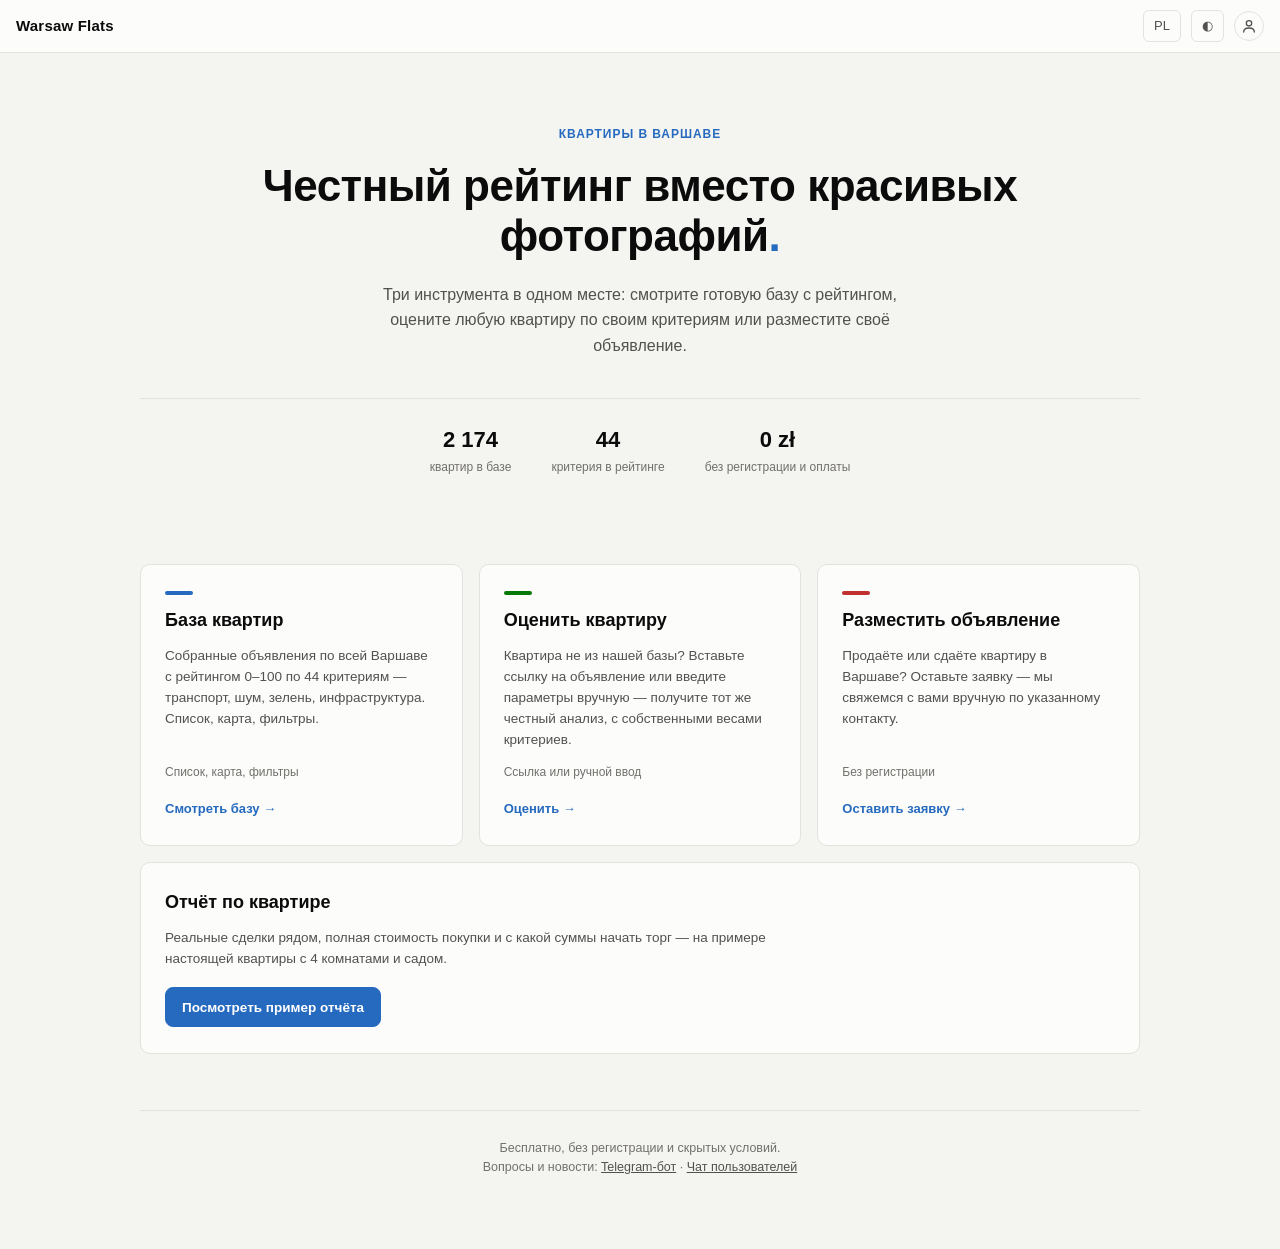
<file: index.html>
<!doctype html>
<html lang="ru">
<head>
<meta charset="utf-8">
<meta name="viewport" content="width=device-width, initial-scale=1">
<!-- Хаб трёх модулей — без карты/Leaflet, CSP проще, чем у app.html. -->
<meta http-equiv="Content-Security-Policy" content="default-src 'self'; script-src 'self'; style-src 'self' 'unsafe-inline'; img-src 'self' data:; connect-src 'self' http://localhost:5050 http://127.0.0.1:5050 https://*.trycloudflare.com; font-src 'self'; object-src 'none'; base-uri 'none'; form-action 'none'">
<meta name="referrer" content="strict-origin-when-cross-origin">
<meta name="description" content="Warsaw Flats — база квартир в Варшаве с честным рейтингом, оценка любой квартиры по ссылке, размещение своего объявления.">
<title>Warsaw Flats</title>
<link rel="stylesheet" href="app.css?v=202611281539">
<link rel="stylesheet" href="ds.css?v=202611281539">
<style>
  /* Та же поправка, что у market.html/valuate.html/list-apartment.html:
     app.css держит html,body{height:100%}+body{display:flex;column} под
     «оболочку» app.html с внутренним скроллом списка — обычной странице
     это не подходит. */
  html, body { height: auto; min-height: 100%; }
  body { display: block; }

  /* Крупный герой + мелкая надпись-«эйбрау» над заголовком и акцентная
     точка в конце — приём с hubspot.com (референс юзера): там он держит
     внимание масштабом типографики, а не фото/иллюстрациями, чего у нас
     и нет. Свой акцентный цвет (--accent-fill), не их оранжевый. */
  .lnd-wrap { max-width: 1040px; margin: 0 auto; padding: 0 20px 72px; }
  .lnd-hero { padding: 72px 0 32px; text-align: center; }
  .lnd-eyebrow {
    display: block; font-size: 12px; font-weight: 700; letter-spacing: .08em;
    text-transform: uppercase; color: var(--accent-ink); margin: 0 0 18px;
  }
  .lnd-hero h1 {
    font-size: 44px; line-height: 1.15; margin: 0 0 20px; letter-spacing: -.5px;
    max-width: 780px; margin-left: auto; margin-right: auto;
  }
  .lnd-hero h1 .dot { color: var(--accent-fill); }
  .lnd-hero p { font-size: 16px; color: var(--ink-2); line-height: 1.6; max-width: 560px; margin: 0 auto; }

  /* Полоса честных цифр — тот же приём, что «Trusted by 306,000+ customers»
     у HubSpot, только без выдуманных масштабов: у нас реальные и скромные
     числа, и это нормально для личного проекта. */
  .lnd-stats {
    display: flex; justify-content: center; gap: 40px; flex-wrap: wrap;
    margin: 40px 0 0; padding: 24px 0 0; border-top: 1px solid var(--line);
  }
  .lnd-stats div { text-align: center; }
  .lnd-stats .n { font-size: 22px; font-weight: 700; color: var(--ink); font-variant-numeric: tabular-nums; }
  .lnd-stats .t { font-size: 12px; color: var(--ink-3); margin-top: 2px; }

  /* Три модуля — равноправные карточки, не одна главная + два второстепенных
     CTA (как на market.html, у той другая задача — питч для мигрантов). */
  .lnd-grid { display: grid; grid-template-columns: repeat(3, 1fr); gap: 16px; margin: 56px 0 0; }
  @media (max-width: 820px) { .lnd-grid { grid-template-columns: 1fr; } }

  .lnd-card {
    display: flex; flex-direction: column; gap: 12px;
    background: var(--surface); border: 1px solid var(--line); border-radius: var(--radius);
    padding: 26px 24px; text-decoration: none; color: var(--ink);
    transition: border-color .12s, transform .12s, box-shadow .12s;
  }
  .lnd-card:hover { border-color: var(--accent); transform: translateY(-2px); box-shadow: var(--shadow); }
  /* Цветной блок вместо эмодзи-иконки — тот же принцип, что цветные иконки
     у карточек HubSpot (Marketing Hub/Sales Hub), но абстрактный акцент,
     не пиктограмма: каждому модулю свой цвет из уже существующей палитры
     сайта (data-palette в body), не выдуманный новый. */
  .lnd-card .mark { width: 28px; height: 4px; border-radius: 2px; }
  .lnd-card:nth-child(1) .mark { background: var(--accent-fill); }
  .lnd-card:nth-child(2) .mark { background: var(--good); }
  .lnd-card:nth-child(3) .mark { background: var(--bad); }
  .lnd-card h2 { margin: 0; font-size: 18px; }
  .lnd-card p { margin: 0; font-size: 13.5px; color: var(--ink-2); line-height: 1.55; flex: 1; }
  .lnd-card .go {
    margin-top: 6px; font-size: 13px; font-weight: 600; color: var(--accent-ink);
    display: flex; align-items: center; gap: 4px;
  }
  .lnd-card .stat { font-size: 12px; color: var(--ink-3); }

  .lnd-foot { text-align: center; padding-top: 28px; margin-top: 56px; border-top: 1px solid var(--line); }
  .lnd-foot p { font-size: 12.5px; color: var(--ink-3); margin: 0; }

  @media (max-width: 600px) {
    .lnd-hero { padding: 48px 0 24px; }
    .lnd-hero h1 { font-size: 30px; }
    .lnd-stats { gap: 24px; }
  }

  .lnd-rep {
    margin: 16px 0 0; display: flex; flex-direction: column; align-items: flex-start; gap: 12px;
    background: var(--surface); border: 1px solid var(--line); border-radius: var(--radius); padding: 26px 24px;
  }
  .lnd-rep h2 { margin: 0; font-size: 18px; }
  .lnd-rep p { margin: 0; font-size: 13.5px; color: var(--ink-2); line-height: 1.55; max-width: 640px; }
  .lnd-rep .ds-btn { margin-top: 6px; }
</style>
</head>
<body data-palette="#2a78d6,#0ca30c,#d03b3b">

<header class="top">
  <div class="brand">
    <strong style="font-size:15px;font-weight:700;letter-spacing:.2px;">Warsaw&nbsp;Flats</strong>
  </div>
  <div class="top-right">
    <button id="lang" class="ghost" title="Język / Язык">PL</button>
    <button id="theme" class="ghost" data-i18n-title="theme_t" data-i18n-aria="theme_t"
            title="Светлая / тёмная тема" aria-pressed="false">◐</button>
    <div class="profile" id="profile">
      <button id="profile-btn" class="ghost profile-btn" type="button"
              aria-haspopup="true" aria-expanded="false" aria-controls="profile-menu"
              data-i18n-aria="profile_a" aria-label="Профиль: избранное и скрытые">
        <svg width="16" height="16" viewBox="0 0 24 24" fill="none" stroke="currentColor"
             stroke-width="2" stroke-linecap="round" stroke-linejoin="round" aria-hidden="true">
          <circle cx="12" cy="8" r="4"></circle><path d="M4 21c0-4 4-6 8-6s8 2 8 6"></path>
        </svg>
        <span class="profile-dot" id="profile-dot" hidden></span>
      </button>
      <!-- Меню профиля по макету «Мой профиль» (канвас, 29.09) — одинаковое на всех
           страницах; тексты и счётчики — site-ui.js::initProfile (на app.html —
           app.js: там «Избранное»/«Скрытые» — переключатели списка). -->
      <div class="ds-popover profile-menu" id="profile-menu" hidden>
        <div class="ds-popover__head"><span class="ds-note" id="menu-status" data-i18n="profile_device">Это устройство · без входа</span></div>
        <div class="ds-popover__body menu-list">
          <a class="menu-row" id="menu-profile" href="profile.html"><span data-i18n="menu_profile">Мой профиль</span></a>
          <a class="menu-row" id="menu-fav" href="app.html?view=fav"><span data-i18n="menu_fav">Избранное</span><span class="ds-pill__count menu-badge" hidden>0</span></a>
          <a class="menu-row" id="menu-hidden" href="app.html?view=hidden"><span data-i18n="menu_hidden">Скрытые</span><span class="ds-pill__count menu-badge" hidden>0</span></a>
          <a class="menu-row" id="menu-places" href="app.html#places"><span data-i18n="menu_places">Мои места</span><span class="ds-pill__count menu-badge" hidden>0</span></a>
          <a class="menu-row menu-row--sub" id="menu-privacy" href="privacy.html"><span data-i18n="menu_privacy">Конфиденциальность</span></a>
        </div>
        <div class="ds-popover__foot" id="menu-login-foot">
          <a class="ds-btn ds-btn--link menu-login" href="https://t.me/Flats_Warsaw_Bot" target="_blank" rel="noopener" data-i18n="menu_login">Войти через Telegram</a>
        </div>
      </div>
    </div>
  </div>
</header>

<div class="lnd-wrap">

  <section class="lnd-hero">
    <span class="lnd-eyebrow" data-i18n="eyebrow">Квартиры в Варшаве</span>
    <h1><span data-i18n="hero_h1">Честный рейтинг вместо красивых фотографий</span><span class="dot">.</span></h1>
    <p data-i18n="hero_p">Три инструмента в одном месте: смотрите готовую базу с рейтингом,
      оцените любую квартиру по своим критериям или разместите своё
      объявление.</p>

    <div class="lnd-stats">
      <div><div class="n" id="lnd-count">—</div><div class="t" data-i18n="stat_count">квартир в базе</div></div>
      <div><div class="n">44</div><div class="t" data-i18n="stat_criteria">критерия в рейтинге</div></div>
      <div><div class="n">0&nbsp;zł</div><div class="t" data-i18n="stat_free">без регистрации и оплаты</div></div>
    </div>
  </section>

  <div class="lnd-grid">

    <a class="lnd-card" href="app.html">
      <span class="mark"></span>
      <h2 data-i18n="card1_h2">База квартир</h2>
      <p data-i18n="card1_p">Собранные объявления по всей Варшаве с рейтингом 0–100 по 44
        критериям — транспорт, шум, зелень, инфраструктура. Список, карта,
        фильтры.</p>
      <span class="stat" data-i18n="card1_stat">Список, карта, фильтры</span>
      <span class="go" data-i18n="card1_go">Смотреть базу →</span>
    </a>

    <a class="lnd-card" href="valuate.html">
      <span class="mark"></span>
      <h2 data-i18n="card2_h2">Оценить квартиру</h2>
      <p data-i18n="card2_p">Квартира не из нашей базы? Вставьте ссылку на объявление
        или введите параметры вручную — получите тот же честный анализ, с
        собственными весами критериев.</p>
      <span class="stat" data-i18n="card2_stat">Ссылка или ручной ввод</span>
      <span class="go" data-i18n="card2_go">Оценить →</span>
    </a>

    <a class="lnd-card" href="list-apartment.html">
      <span class="mark"></span>
      <h2 data-i18n="card3_h2">Разместить объявление</h2>
      <p data-i18n="card3_p">Продаёте или сдаёте квартиру в Варшаве? Оставьте заявку — мы
        свяжемся с вами вручную по указанному контакту.</p>
      <span class="stat" data-i18n="card3_stat">Без регистрации</span>
      <span class="go" data-i18n="card3_go">Оставить заявку →</span>
    </a>

  </div>

  <!-- Отчёт по квартире — блок с описанием и кнопкой внизу (макет 20.10 вместо ссылки под заголовком) -->
  <section class="lnd-rep">
    <h2 data-i18n="rep_h2">Отчёт по квартире</h2>
    <p data-i18n="rep_p">Реальные сделки рядом, полная стоимость покупки и с какой суммы начать торг — на примере настоящей квартиры с 4 комнатами и садом.</p>
    <a class="ds-btn ds-btn--primary" href="report-example.html" data-i18n="rep_btn">Посмотреть пример отчёта</a>
  </section>

  <div class="lnd-foot">
    <p data-i18n="foot_p">Бесплатно, без регистрации и скрытых условий.</p>
    <p class="site-contacts">
      <span data-i18n="contacts_lbl">Вопросы и новости:</span>
      <a href="https://t.me/Flats_Warsaw_Bot" target="_blank" rel="noopener" data-i18n="contacts_bot">Telegram-бот</a>
      <span aria-hidden="true">·</span>
      <a href="https://t.me/+MnKC3mml9b0xYjc0" target="_blank" rel="noopener" data-i18n="contacts_chat">Чат пользователей</a>
    </p>
  </div>

</div>

<script src="homepage.js?v=202611281539" type="module"></script>

</body>
</html>
</file>
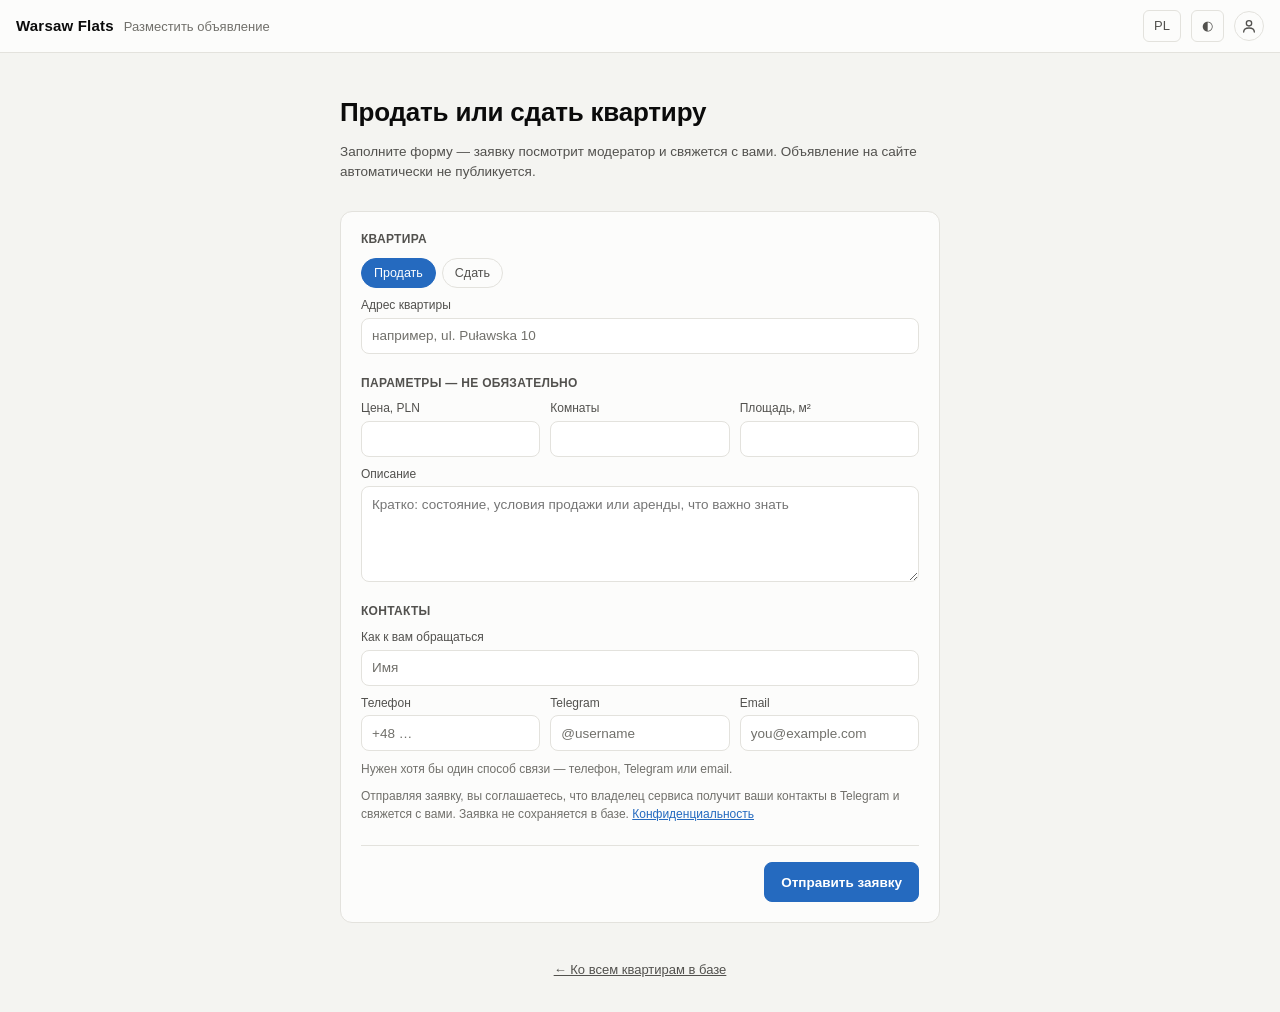
<file: list-apartment.html>
<!doctype html>
<html lang="ru">
<head>
<meta charset="utf-8">
<meta name="viewport" content="width=device-width, initial-scale=1">
<!-- Своя, узкая CSP — как у valuate.html: страница только форма + JSON-ответ
     своего бэкенда (6.valuate/api.py::POST /submit-listing). connect-src
     разрешает localhost:5050 (см. API_BASE в list-apartment.js, локальная
     разработка) и *.trycloudflare.com — эксперимент с Cloudflare Quick
     Tunnel (2026-09-27), поддомен меняется при перезапуске туннеля, отсюда
     wildcard. Появится постоянный сервер/домен — сузить обратно до 'self'
     + этого домена. -->
<meta http-equiv="Content-Security-Policy" content="default-src 'self'; script-src 'self'; style-src 'self' 'unsafe-inline'; img-src 'self' data:; connect-src 'self' http://localhost:5050 http://127.0.0.1:5050 https://*.trycloudflare.com; font-src 'self'; object-src 'none'; base-uri 'none'; form-action 'none'">
<meta name="referrer" content="strict-origin-when-cross-origin">
<meta name="description" content="Разместите заявку на продажу или сдачу квартиры в Варшаве — мы свяжемся с вами вручную.">
<title>Warsaw Flats — разместить объявление</title>
<link rel="stylesheet" href="app.css?v=202611281539">
<link rel="stylesheet" href="ds.css?v=202611281539">
<style>
  /* Раскладка страницы «Разместить объявление». Внешний вид элементов —
     компоненты ds.css (ds-section, ds-field, ds-input, ds-chip, ds-note, ds-btn);
     здесь только где что стоит. Эталон — макет «Разместить объявление»
     (Artifact «Warsaw Flats — Мои места и профиль», экраны 10–11); сверка —
     design_check/check.py list. */

  /* Обычная страница, не «оболочка» app.html с внутренним скроллом */
  html, body { height: auto; min-height: 100%; }
  body { display: block; background: var(--plane); }

  .la-wrap {
    box-sizing: border-box; width: 100%; max-width: 640px; margin: 0 auto;
    padding: 40px 20px 0; display: flex; flex-direction: column; gap: 28px;
  }
  .la-hero { display: flex; flex-direction: column; gap: 10px; }
  .la-h1 { margin: 0; font-size: var(--fs-h1); font-weight: 700; letter-spacing: -.2px; }
  .la-sub { margin: 0; font-size: var(--fs-body); line-height: 1.55; color: var(--ink-2); }

  .la-form {
    box-sizing: border-box; display: flex; flex-direction: column; gap: 22px; padding: 20px;
    background: var(--surface); border: 1px solid var(--line); border-radius: var(--r-panel);
  }
  .la-actions {
    display: flex; align-items: center; justify-content: flex-end; gap: 12px;
    padding-top: 16px; border-top: 1px solid var(--line);
  }
  .la-msg { font-size: var(--fs-meta); margin-right: auto; }
  .la-msg[hidden] { display: none; }
  .la-msg.err { color: var(--bad); }
  .la-msg.ok { color: var(--good); }

  /* Honeypot против спам-ботов (см. list-apartment.js и докстринг
     6.valuate/api.py::_validate_listing_submission): поле _hp человек не
     видит и не может заполнить — вынесено за экран (не display:none, его
     часть простых ботов распознаёт), tabindex="-1", aria-hidden="true".
     Автозаполнители форм находят поле по DOM и подставляют значение —
     так бот отличается от человека. */
  #la-consent a { color: var(--accent-ink); }
  .la-hp { position: absolute; left: -9999px; top: -9999px; width: 1px; height: 1px; overflow: hidden; }

  .mkt-foot { padding: 8px 0 32px; text-align: center; }
  .mkt-foot a { color: var(--ink-2); font-size: 13px; }
  .brand-home[href] { text-decoration: none; }

  @media (max-width: 760px) {
    /* app.css на узком экране прячет название и сжимает шапку — это ради
       вкладок и фильтров app.html; здесь места хватает, шапка как на макете */
    .top { padding: 10px 16px; }
    .brand-home { display: inline-block; }
    .count { font-size: 13px; }
    .ghost { padding: 5px 10px; }
    .profile-btn { padding: 0; }
    .top-right { gap: 10px; }
    .la-wrap { padding: 24px 16px 0; }
  }
</style>
</head>
<body>

<header class="top">
  <div class="brand">
    <a class="brand-home" href="homepage.html">Warsaw&nbsp;Flats</a>
    <span class="count" data-i18n="la_header_label">Разместить объявление</span>
  </div>
  <div class="top-right">
    <button id="lang" class="ghost" title="Język / Язык">PL</button>
    <button id="theme" class="ghost" data-i18n-title="theme_t" data-i18n-aria="theme_t"
            title="Светлая / тёмная тема" aria-pressed="false">◐</button>
    <div class="profile" id="profile">
      <button id="profile-btn" class="ghost profile-btn" type="button"
              aria-haspopup="true" aria-expanded="false" aria-controls="profile-menu"
              data-i18n-aria="profile_a" aria-label="Профиль: избранное и скрытые">
        <svg width="16" height="16" viewBox="0 0 24 24" fill="none" stroke="currentColor"
             stroke-width="2" stroke-linecap="round" stroke-linejoin="round" aria-hidden="true">
          <circle cx="12" cy="8" r="4"></circle><path d="M4 21c0-4 4-6 8-6s8 2 8 6"></path>
        </svg>
        <span class="profile-dot" id="profile-dot" hidden></span>
      </button>
      <!-- Меню профиля по макету «Мой профиль» (канвас, 29.09) — одинаковое на всех
           страницах; тексты и счётчики — site-ui.js::initProfile (на app.html —
           app.js: там «Избранное»/«Скрытые» — переключатели списка). -->
      <div class="ds-popover profile-menu" id="profile-menu" hidden>
        <div class="ds-popover__head"><span class="ds-note" id="menu-status" data-i18n="profile_device">Это устройство · без входа</span></div>
        <div class="ds-popover__body menu-list">
          <a class="menu-row" id="menu-profile" href="profile.html"><span data-i18n="menu_profile">Мой профиль</span></a>
          <a class="menu-row" id="menu-fav" href="app.html?view=fav"><span data-i18n="menu_fav">Избранное</span><span class="ds-pill__count menu-badge" hidden>0</span></a>
          <a class="menu-row" id="menu-hidden" href="app.html?view=hidden"><span data-i18n="menu_hidden">Скрытые</span><span class="ds-pill__count menu-badge" hidden>0</span></a>
          <a class="menu-row" id="menu-places" href="app.html#places"><span data-i18n="menu_places">Мои места</span><span class="ds-pill__count menu-badge" hidden>0</span></a>
          <a class="menu-row menu-row--sub" id="menu-privacy" href="privacy.html"><span data-i18n="menu_privacy">Конфиденциальность</span></a>
        </div>
        <div class="ds-popover__foot" id="menu-login-foot">
          <a class="ds-btn ds-btn--link menu-login" href="https://t.me/Flats_Warsaw_Bot" target="_blank" rel="noopener" data-i18n="menu_login">Войти через Telegram</a>
        </div>
      </div>
    </div>
  </div>
</header>

<div class="la-wrap">
  <section class="la-hero">
    <h1 class="la-h1" data-i18n="hero_h1">Продать или сдать квартиру</h1>
    <p class="la-sub" data-i18n="hero_p">Заполните форму — заявку посмотрит модератор и свяжется с вами. Объявление на сайте автоматически не публикуется.</p>
  </section>

  <form class="la-form" id="la-form" novalidate>
    <section class="ds-section">
      <h3 class="ds-section-label" data-i18n="apt_title">Квартира</h3>
      <div class="ds-chips" id="la-type" role="group" data-i18n-aria="type_label" aria-label="Что вы хотите сделать">
        <button type="button" class="chip ds-chip" data-value="sell" data-i18n="type_sell" aria-pressed="true">Продать</button>
        <button type="button" class="chip ds-chip" data-value="rent" data-i18n="type_rent" aria-pressed="false">Сдать</button>
      </div>
      <label class="ds-field"><span data-i18n="address_label">Адрес квартиры</span>
        <input type="text" id="la-address" class="ds-input" data-i18n-ph="address_ph" placeholder="например, ul. Puławska 10"></label>
    </section>

    <section class="ds-section">
      <h3 class="ds-section-label" data-i18n="params_title">Параметры — не обязательно</h3>
      <div class="ds-fields ds-fields--3">
        <label class="ds-field"><span data-i18n="price_label">Цена, PLN</span><input type="number" id="la-price" class="ds-input" min="0"></label>
        <label class="ds-field"><span data-i18n="rooms_label">Комнаты</span><input type="number" id="la-rooms" class="ds-input" min="1" max="20"></label>
        <label class="ds-field"><span data-i18n="area_label">Площадь, м²</span><input type="number" id="la-area" class="ds-input" min="5" max="1000"></label>
      </div>
      <label class="ds-field"><span data-i18n="desc_label">Описание</span>
        <textarea id="la-description" class="ds-input" maxlength="2000" data-i18n-ph="desc_ph"
          placeholder="Кратко: состояние, условия продажи или аренды, что важно знать"></textarea></label>
    </section>

    <section class="ds-section">
      <h3 class="ds-section-label" data-i18n="contacts_title">Контакты</h3>
      <label class="ds-field"><span data-i18n="name_label">Как к вам обращаться</span>
        <input type="text" id="la-name" class="ds-input" data-i18n-ph="name_ph" placeholder="Имя"></label>
      <div class="ds-fields ds-fields--3">
        <label class="ds-field"><span data-i18n="phone_label">Телефон</span><input type="tel" id="la-phone" class="ds-input" placeholder="+48 …"></label>
        <label class="ds-field"><span>Telegram</span><input type="text" id="la-telegram" class="ds-input" placeholder="@username"></label>
        <label class="ds-field"><span data-i18n="email_label">Email</span><input type="email" id="la-email" class="ds-input" placeholder="you@example.com"></label>
      </div>
      <p class="ds-note" data-i18n="contact_hint">Нужен хотя бы один способ связи — телефон, Telegram или email.</p>
      <!-- RODO (10.10.2026): контакты уходят владельцу в Telegram — говорим об этом до отправки -->
      <p class="ds-note" id="la-consent"></p>
    </section>

    <!-- Honeypot — см. пояснение в <style> выше и в 6.valuate/api.py. -->
    <div class="la-hp" aria-hidden="true">
      <label for="la-hp">Оставьте это поле пустым</label>
      <input type="text" id="la-hp" tabindex="-1" autocomplete="off">
    </div>

    <div class="la-actions">
      <span class="la-msg" id="la-msg" role="status" hidden></span>
      <button type="submit" class="ds-btn ds-btn--primary" id="la-submit" data-i18n="submit_btn">Отправить заявку</button>
    </div>
  </form>

  <div class="mkt-foot">
    <a href="app.html" data-i18n="back_link">← Ко всем квартирам в базе</a>
  </div>
</div>

<script src="list-apartment.js?v=202611281539" type="module"></script>
</body>
</html>
</file>
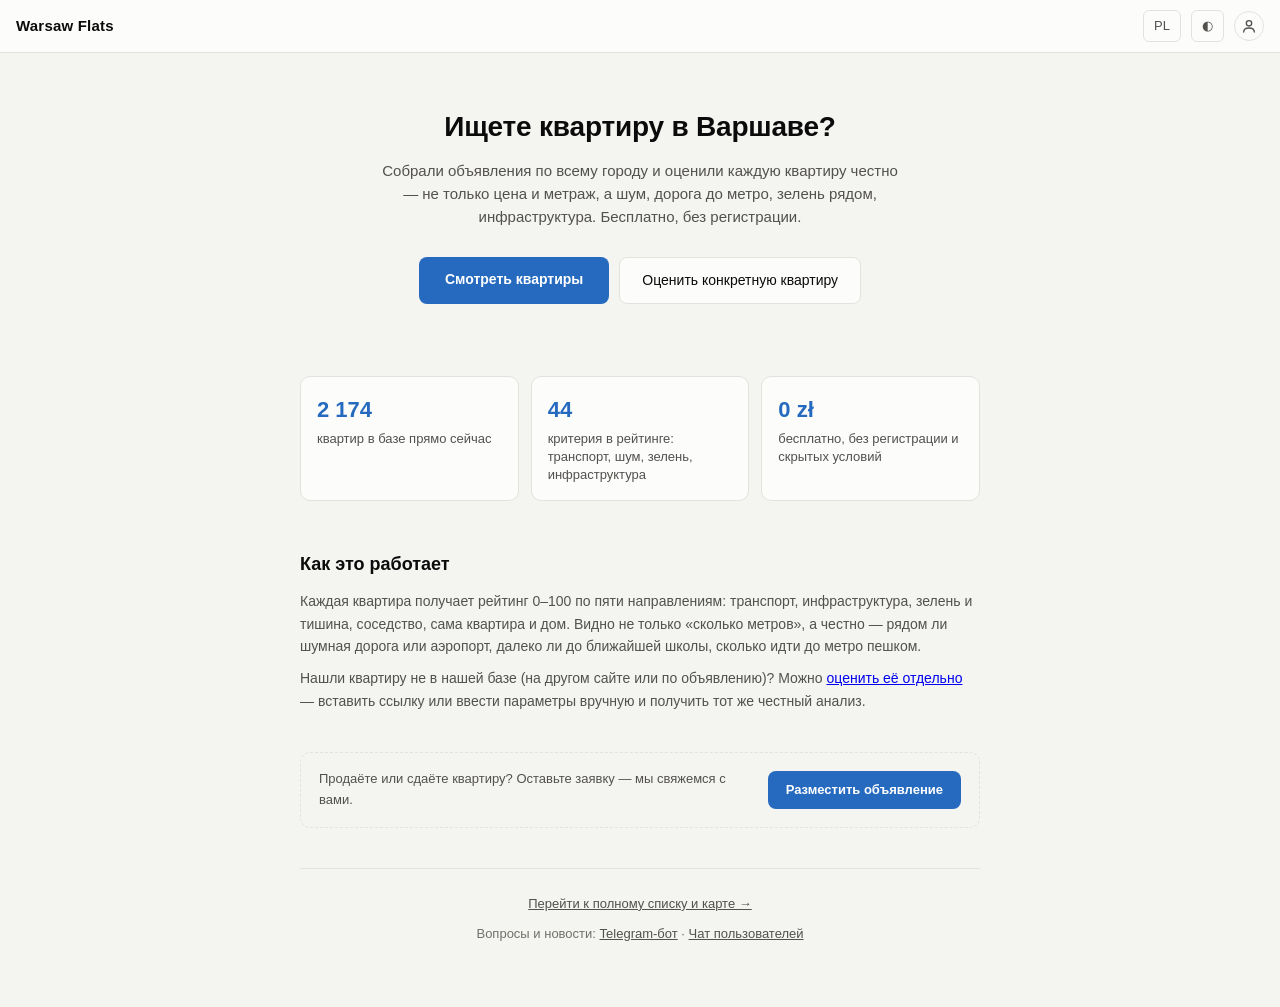
<file: market.html>
<!doctype html>
<html lang="ru">
<head>
<meta charset="utf-8">
<meta name="viewport" content="width=device-width, initial-scale=1">
<!-- Лёгкая landing-страница части 2 пивота (маркетплейс для мигрантов) —
     без карты/Leaflet, поэтому CSP проще, чем у app.html: не нужен unpkg. -->
<meta http-equiv="Content-Security-Policy" content="default-src 'self'; script-src 'self'; style-src 'self' 'unsafe-inline'; img-src 'self' data:; connect-src 'self' http://localhost:5050 http://127.0.0.1:5050 https://*.trycloudflare.com; font-src 'self'; object-src 'none'; base-uri 'none'; form-action 'none'">
<meta name="referrer" content="strict-origin-when-cross-origin">
<meta name="description" content="Квартиры в Варшаве с честным рейтингом по 44 критериям — шум, транспорт, инфраструктура, зелень. Бесплатно.">
<title>Warsaw Flats — квартиры в Варшаве</title>
<link rel="stylesheet" href="app.css?v=202611281539">
<link rel="stylesheet" href="ds.css?v=202611281539">
<style>
  /* Только то, чего нет в app.css: сама landing-раскладка. Цвета/шрифты/
     кнопки/карточки — всё переиспользовано напрямую, без своего языка.

     ОДНА нужная поправка поверх app.css: там html,body{height:100%} и
     body{display:flex;flex-direction:column} — фиксированная «оболочка
     приложения» под app.html, где страница сама никогда не скроллится,
     скроллится только .list внутри неё. Обычной длинной странице (эта)
     такая раскладка не подходит — контент ниже экрана просто обрезался
     бы, а не скроллился. Возвращаем обычное поведение только здесь. */
  html, body { height: auto; min-height: 100%; }
  body { display: block; }
  .mkt-wrap { max-width: 720px; margin: 0 auto; padding: 0 20px 64px; }
  .mkt-hero { padding: 56px 0 36px; text-align: center; }
  .mkt-hero h1 { font-size: 28px; line-height: 1.3; margin: 0 0 14px; letter-spacing: -.2px; }
  .mkt-hero p { font-size: 15px; color: var(--ink-2); line-height: 1.55; max-width: 520px; margin: 0 auto 28px; }
  .mkt-cta { display: flex; gap: 10px; justify-content: center; flex-wrap: wrap; }
  .mkt-cta .btn-primary { padding: 12px 26px; font-size: 14px; }
  .mkt-cta .ghost-btn {
    border: 1px solid var(--line); background: var(--surface); color: var(--ink);
    border-radius: 8px; padding: 12px 22px; font: inherit; font-size: 14px; cursor: pointer; text-decoration: none;
  }
  .mkt-cta .ghost-btn:hover { border-color: var(--ink-3); }
  .mkt-grid { display: grid; grid-template-columns: repeat(auto-fit, minmax(190px, 1fr)); gap: 12px; margin: 36px 0; }
  .mkt-card { padding: 16px; }
  .mkt-card .n { font-size: 22px; font-weight: 700; color: var(--accent-ink); }
  .mkt-card .t { font-size: 13px; color: var(--ink-2); margin-top: 4px; line-height: 1.4; }
  .mkt-section { margin: 40px 0; }
  .mkt-section h2 { font-size: 18px; margin: 0 0 12px; }
  .mkt-section p { font-size: 14px; color: var(--ink-2); line-height: 1.6; margin: 0 0 10px; }
  .mkt-soon {
    display: flex; align-items: center; gap: 12px; padding: 16px 18px;
    border: 1px dashed var(--line); border-radius: var(--radius); background: var(--plane);
  }
  .mkt-soon p { margin: 0; font-size: 13px; color: var(--ink-2); }
  .mkt-soon .btn-primary { flex: 0 0 auto; text-decoration: none; padding: 9px 18px; font-size: 13px; }
  .mkt-foot { text-align: center; padding-top: 24px; border-top: 1px solid var(--line); }
  .mkt-foot a { color: var(--ink-2); font-size: 13px; }
</style>
</head>
<body data-palette="#2a78d6,#0ca30c,#d03b3b">

<header class="top">
  <div class="brand">
    <a href="homepage.html" class="brand-home" style="text-decoration:none;display:inline-block;">Warsaw&nbsp;Flats</a>
  </div>
  <div class="top-right">
    <button id="lang" class="ghost" title="Język / Язык">PL</button>
    <button id="theme" class="ghost" data-i18n-title="theme_t" data-i18n-aria="theme_t"
            title="Светлая / тёмная тема" aria-pressed="false">◐</button>
    <div class="profile" id="profile">
      <button id="profile-btn" class="ghost profile-btn" type="button"
              aria-haspopup="true" aria-expanded="false" aria-controls="profile-menu"
              data-i18n-aria="profile_a" aria-label="Профиль: избранное и скрытые">
        <svg width="16" height="16" viewBox="0 0 24 24" fill="none" stroke="currentColor"
             stroke-width="2" stroke-linecap="round" stroke-linejoin="round" aria-hidden="true">
          <circle cx="12" cy="8" r="4"></circle><path d="M4 21c0-4 4-6 8-6s8 2 8 6"></path>
        </svg>
        <span class="profile-dot" id="profile-dot" hidden></span>
      </button>
      <!-- Меню профиля по макету «Мой профиль» (канвас, 29.09) — одинаковое на всех
           страницах; тексты и счётчики — site-ui.js::initProfile (на app.html —
           app.js: там «Избранное»/«Скрытые» — переключатели списка). -->
      <div class="ds-popover profile-menu" id="profile-menu" hidden>
        <div class="ds-popover__head"><span class="ds-note" id="menu-status" data-i18n="profile_device">Это устройство · без входа</span></div>
        <div class="ds-popover__body menu-list">
          <a class="menu-row" id="menu-profile" href="profile.html"><span data-i18n="menu_profile">Мой профиль</span></a>
          <a class="menu-row" id="menu-fav" href="app.html?view=fav"><span data-i18n="menu_fav">Избранное</span><span class="ds-pill__count menu-badge" hidden>0</span></a>
          <a class="menu-row" id="menu-hidden" href="app.html?view=hidden"><span data-i18n="menu_hidden">Скрытые</span><span class="ds-pill__count menu-badge" hidden>0</span></a>
          <a class="menu-row" id="menu-places" href="app.html#places"><span data-i18n="menu_places">Мои места</span><span class="ds-pill__count menu-badge" hidden>0</span></a>
          <a class="menu-row menu-row--sub" id="menu-privacy" href="privacy.html"><span data-i18n="menu_privacy">Конфиденциальность</span></a>
        </div>
        <div class="ds-popover__foot" id="menu-login-foot">
          <a class="ds-btn ds-btn--link menu-login" href="https://t.me/Flats_Warsaw_Bot" target="_blank" rel="noopener" data-i18n="menu_login">Войти через Telegram</a>
        </div>
      </div>
    </div>
  </div>
</header>

<div class="mkt-wrap">

  <section class="mkt-hero">
    <h1 data-i18n="hero_h1">Ищете квартиру в Варшаве?</h1>
    <p data-i18n="hero_p">
      Собрали объявления по всему городу и оценили каждую квартиру честно —
      не только цена и метраж, а шум, дорога до метро, зелень рядом,
      инфраструктура. Бесплатно, без регистрации.
    </p>
    <div class="mkt-cta">
      <a href="app.html" class="btn-primary" data-i18n="cta_view" style="text-decoration:none;display:inline-block;">Смотреть квартиры</a>
      <a href="valuate.html" class="ghost-btn" data-i18n="cta_valuate">Оценить конкретную квартиру</a>
    </div>
  </section>

  <div class="mkt-grid">
    <div class="card mkt-card">
      <div class="n" id="mkt-count">—</div>
      <div class="t" data-i18n="stat_count">квартир в базе прямо сейчас</div>
    </div>
    <div class="card mkt-card">
      <div class="n">44</div>
      <div class="t" data-i18n="stat_criteria">критерия в рейтинге: транспорт, шум, зелень, инфраструктура</div>
    </div>
    <div class="card mkt-card">
      <div class="n">0&nbsp;zł</div>
      <div class="t" data-i18n="stat_free">бесплатно, без регистрации и скрытых условий</div>
    </div>
  </div>

  <section class="mkt-section">
    <h2 data-i18n="how_title">Как это работает</h2>
    <p data-i18n="how_p1">
      Каждая квартира получает рейтинг 0–100 по пяти направлениям: транспорт,
      инфраструктура, зелень и тишина, соседство, сама квартира и дом. Видно
      не только «сколько метров», а честно — рядом ли шумная дорога или
      аэропорт, далеко ли до ближайшей школы, сколько идти до метро пешком.
    </p>
    <p>
      <span data-i18n="how_p2_pre">Нашли квартиру не в нашей базе (на другом сайте или по объявлению)?
      Можно</span> <a href="valuate.html" data-i18n="how_p2_link">оценить её отдельно</a><span data-i18n="how_p2_post"> — вставить ссылку
      или ввести параметры вручную и получить тот же честный анализ.</span>
    </p>
  </section>

  <section class="mkt-section">
    <div class="mkt-soon">
      <p data-i18n="soon_p">Продаёте или сдаёте квартиру? Оставьте заявку — мы свяжемся с вами.</p>
      <a href="list-apartment.html" class="btn-primary" data-i18n="soon_cta">Разместить объявление</a>
    </div>
  </section>

  <div class="mkt-foot">
    <a href="app.html" data-i18n="foot_link">Перейти к полному списку и карте →</a>
    <p class="site-contacts">
      <span data-i18n="contacts_lbl">Вопросы и новости:</span>
      <a href="https://t.me/Flats_Warsaw_Bot" target="_blank" rel="noopener" data-i18n="contacts_bot">Telegram-бот</a>
      <span aria-hidden="true">·</span>
      <a href="https://t.me/+MnKC3mml9b0xYjc0" target="_blank" rel="noopener" data-i18n="contacts_chat">Чат пользователей</a>
    </p>
  </div>

</div>

<script src="market.js?v=202611281539" type="module"></script>

</body>
</html>
</file>
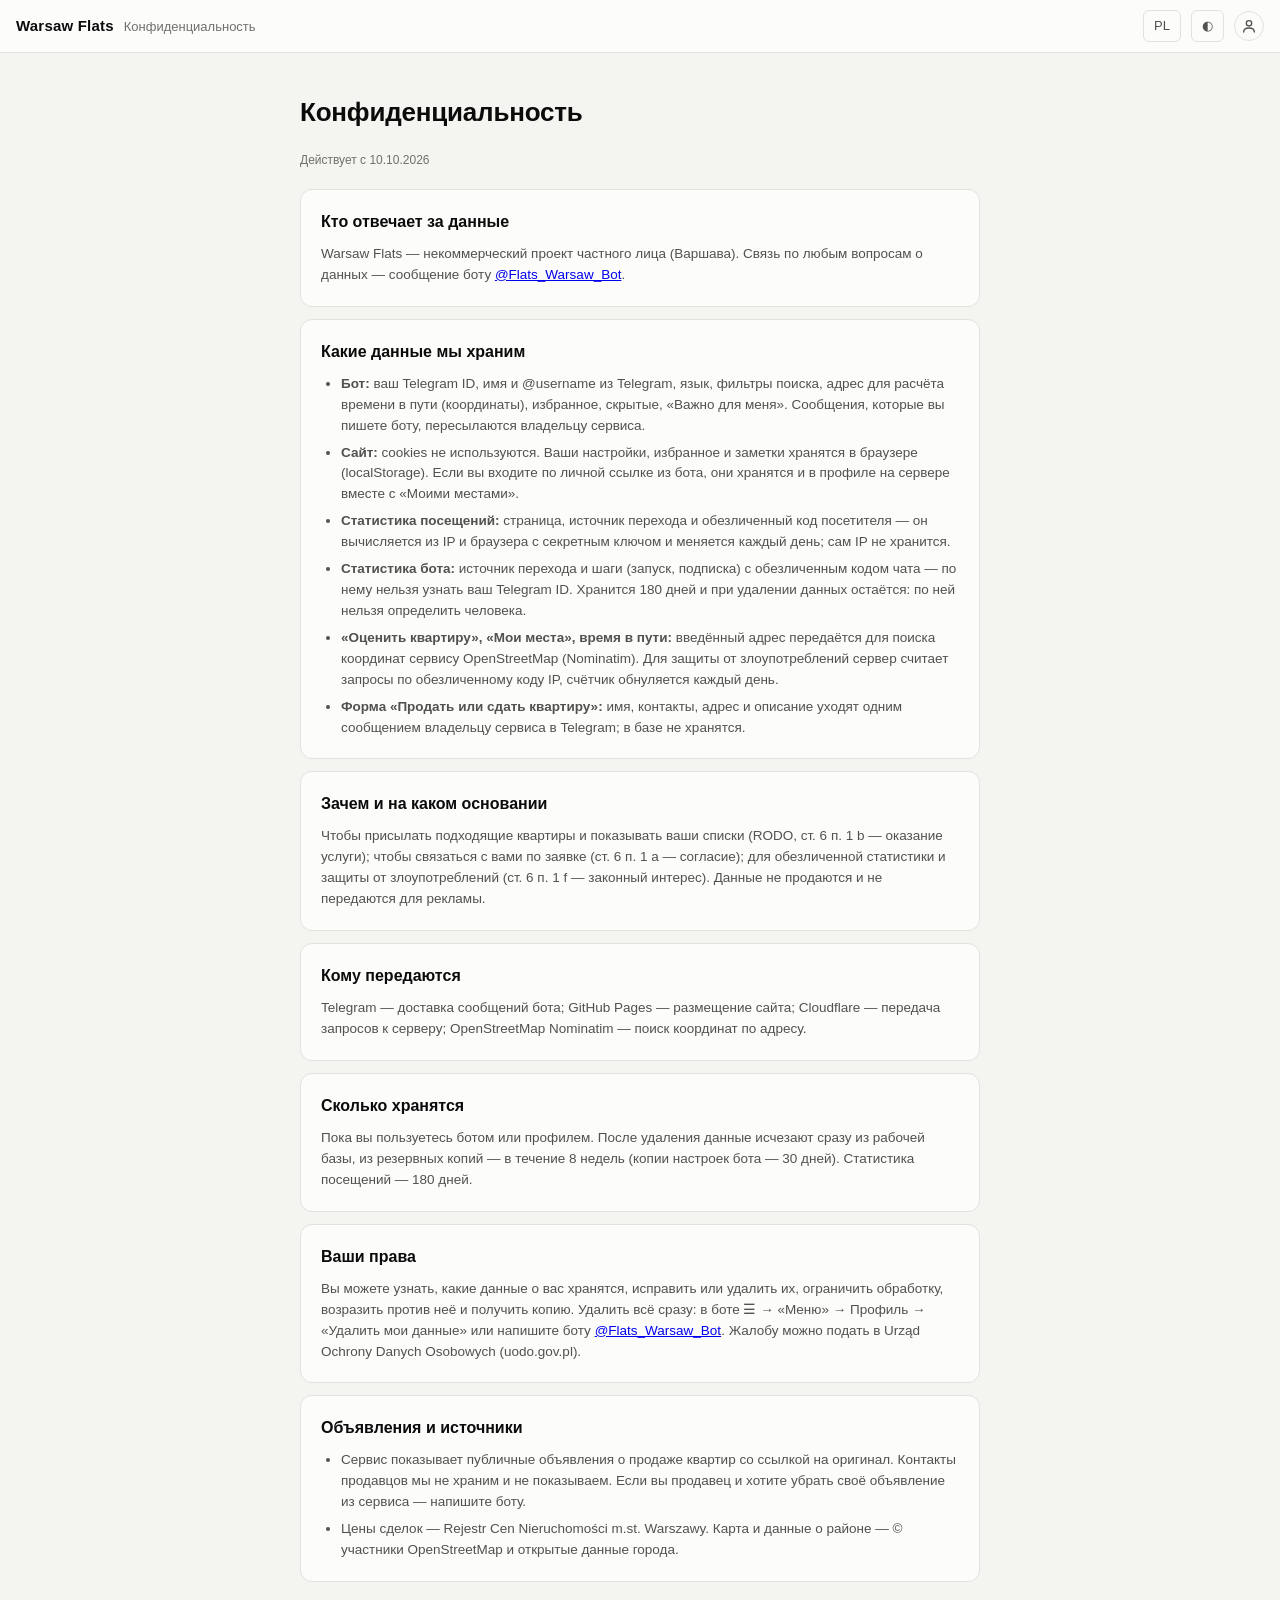
<file: privacy.html>
<!doctype html>
<html lang="ru">
<head>
<meta charset="utf-8">
<meta name="viewport" content="width=device-width, initial-scale=1">
<meta http-equiv="Content-Security-Policy" content="default-src 'self'; script-src 'self'; style-src 'self' 'unsafe-inline'; img-src 'self' data:; connect-src 'self' http://localhost:5050 http://127.0.0.1:5050 https://*.trycloudflare.com; font-src 'self'; object-src 'none'; base-uri 'none'; form-action 'none'">
<meta name="referrer" content="strict-origin-when-cross-origin">
<meta name="description" content="Как Warsaw Flats обращается с данными пользователей.">
<title>Warsaw Flats — конфиденциальность</title>
<link rel="stylesheet" href="app.css?v=202611281539">
<link rel="stylesheet" href="ds.css?v=202611281539">
<style>
  /* Страница политики конфиденциальности (10.10.2026): текст в той же оболочке,
     что «Разместить объявление»; тексты RU/PL — privacy.js. */
  html, body { height: auto; min-height: 100%; }
  body { display: block; background: var(--plane); }
  .pv-wrap { box-sizing: border-box; width: 100%; max-width: 720px; margin: 0 auto;
             padding: 40px 20px 32px; display: flex; flex-direction: column; gap: 20px; }
  .pv-h1 { margin: 0; font-size: var(--fs-h1); font-weight: 700; letter-spacing: -.2px; }
  #pv-body { display: flex; flex-direction: column; gap: 12px; }
  .pv-card { box-sizing: border-box; padding: 20px; background: var(--surface);
             border: 1px solid var(--line); border-radius: var(--r-panel);
             display: flex; flex-direction: column; gap: 10px; }
  .pv-card h2 { margin: 0; font-size: 16px; font-weight: 600; }
  .pv-card p, .pv-card li { margin: 0; font-size: var(--fs-body); line-height: 1.55; color: var(--ink-2); }
  .pv-card ul { margin: 0; padding-left: 20px; display: flex; flex-direction: column; gap: 6px; }
  .brand-home[href] { text-decoration: none; }
  @media (max-width: 760px) {
    .top { padding: 10px 16px; } .brand-home { display: inline-block; }
    .pv-wrap { padding: 24px 16px 24px; }
  }
</style>
</head>
<body>

<header class="top">
  <div class="brand">
    <a class="brand-home" href="homepage.html">Warsaw&nbsp;Flats</a>
    <span class="count" data-i18n="pv_header">Конфиденциальность</span>
  </div>
  <div class="top-right">
    <button id="lang" class="ghost" title="Język / Язык">PL</button>
    <button id="theme" class="ghost" data-i18n-title="theme_t" data-i18n-aria="theme_t"
            title="Светлая / тёмная тема" aria-pressed="false">◐</button>
    <div class="profile" id="profile">
      <button id="profile-btn" class="ghost profile-btn" type="button"
              aria-haspopup="true" aria-expanded="false" aria-controls="profile-menu"
              data-i18n-aria="profile_a" aria-label="Профиль: избранное и скрытые">
        <svg width="16" height="16" viewBox="0 0 24 24" fill="none" stroke="currentColor"
             stroke-width="2" stroke-linecap="round" stroke-linejoin="round" aria-hidden="true">
          <circle cx="12" cy="8" r="4"></circle><path d="M4 21c0-4 4-6 8-6s8 2 8 6"></path>
        </svg>
        <span class="profile-dot" id="profile-dot" hidden></span>
      </button>
      <!-- Меню профиля по макету «Мой профиль» (канвас, 29.09) — одинаковое на всех
           страницах; тексты и счётчики — site-ui.js::initProfile (на app.html —
           app.js: там «Избранное»/«Скрытые» — переключатели списка). -->
      <div class="ds-popover profile-menu" id="profile-menu" hidden>
        <div class="ds-popover__head"><span class="ds-note" id="menu-status" data-i18n="profile_device">Это устройство · без входа</span></div>
        <div class="ds-popover__body menu-list">
          <a class="menu-row" id="menu-profile" href="profile.html"><span data-i18n="menu_profile">Мой профиль</span></a>
          <a class="menu-row" id="menu-fav" href="app.html?view=fav"><span data-i18n="menu_fav">Избранное</span><span class="ds-pill__count menu-badge" hidden>0</span></a>
          <a class="menu-row" id="menu-hidden" href="app.html?view=hidden"><span data-i18n="menu_hidden">Скрытые</span><span class="ds-pill__count menu-badge" hidden>0</span></a>
          <a class="menu-row" id="menu-places" href="app.html#places"><span data-i18n="menu_places">Мои места</span><span class="ds-pill__count menu-badge" hidden>0</span></a>
          <a class="menu-row menu-row--sub" id="menu-privacy" href="privacy.html"><span data-i18n="menu_privacy">Конфиденциальность</span></a>
        </div>
        <div class="ds-popover__foot" id="menu-login-foot">
          <a class="ds-btn ds-btn--link menu-login" href="https://t.me/Flats_Warsaw_Bot" target="_blank" rel="noopener" data-i18n="menu_login">Войти через Telegram</a>
        </div>
      </div>
    </div>
  </div>
</header>

<main class="pv-wrap">
  <h1 class="pv-h1" data-i18n="pv_h1">Конфиденциальность</h1>
  <p class="ds-note" data-i18n="pv_date">Действует с 10.10.2026</p>
  <div id="pv-body"></div>
</main>

<script src="privacy.js?v=202611281539" type="module"></script>
</body>
</html>
</file>
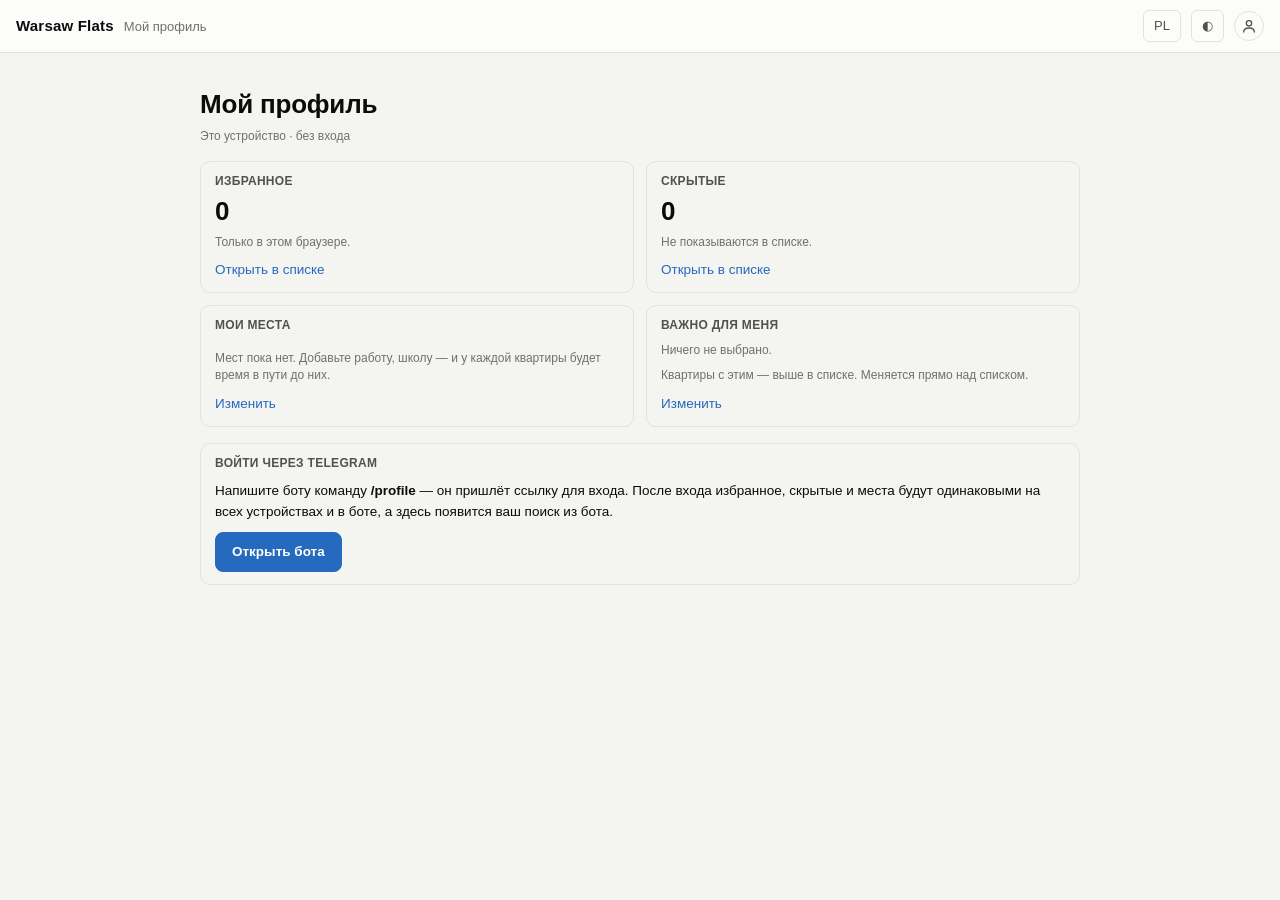
<file: profile.html>
<!doctype html>
<html lang="ru">
<head>
<meta charset="utf-8">
<meta name="viewport" content="width=device-width, initial-scale=1">
<!-- CSP как у valuate.html: только своя разметка и JSON своего бэкенда
     (6.valuate/api.py, /profile). connect-src — localhost для serve.py и
     *.trycloudflare.com для опубликованного сайта (адрес туннеля меняется). -->
<meta http-equiv="Content-Security-Policy" content="default-src 'self'; script-src 'self'; style-src 'self' 'unsafe-inline'; img-src 'self' data:; connect-src 'self' http://localhost:5050 http://127.0.0.1:5050 https://*.trycloudflare.com; font-src 'self'; object-src 'none'; base-uri 'none'; form-action 'none'">
<meta name="referrer" content="no-referrer">
<title>Warsaw Flats — мой профиль</title>
<link rel="stylesheet" href="app.css?v=202611281539">
<link rel="stylesheet" href="ds.css?v=202611281539">
<link rel="stylesheet" href="valuate.css?v=202611281539">
<!-- «Мой профиль» — сборник по макету (канвас «Мой профиль — макет», 29.09):
     вид — компоненты ds.css, здесь только раскладка страницы. -->
<style>
  .pf-wrap { width: 880px; max-width: 100%; margin: 0 auto; padding: 32px 0; box-sizing: border-box;
             display: flex; flex-direction: column; gap: 16px; }
  .pf-title { display: flex; flex-direction: column; gap: 4px; }
  .pf-title h1 { margin: 0; font-size: var(--fs-h1); font-weight: 700; letter-spacing: -.2px; }
  .pf-grid { display: grid; grid-template-columns: repeat(2, minmax(0, 1fr)); gap: 12px; }
  .pf-card { display: flex; flex-direction: column; gap: 8px; min-width: 0; }
  .pf-card .ds-section-label, .pf-card .ds-note, .pf-block .ds-section-label, .pf-block .ds-note { margin: 0; }
  .pf-num { font-size: 26px; font-weight: 700; line-height: 1.1; }
  .pf-places { display: flex; flex-direction: column; gap: 2px; font-size: var(--fs-title); }
  .pf-tags { display: flex; flex-wrap: wrap; gap: 6px; }
  .pf-link.ds-btn { height: auto; padding: 0; color: var(--accent-ink); text-decoration: none; }
  .pf-block { display: flex; flex-direction: column; gap: 10px; }
  .pf-search { font-size: var(--fs-title); font-weight: 600; }
  .pf-search-head { display: flex; align-items: center; gap: 10px; flex-wrap: wrap; }
  .pf-search-head .ds-section-label { margin: 0; }
  .pf-diff { display: flex; flex-direction: column; gap: 10px; }
  .ds-note.pf-err { color: var(--bad); }
  .pf-actions { display: flex; flex-wrap: wrap; gap: 10px; align-items: center; }
  .pf-actions a.ds-btn { text-decoration: none; display: inline-flex; align-items: center; }
  .pf-tg { flex-direction: row; align-items: center; justify-content: space-between; gap: 12px; }
  .pf-tg > div { display: flex; flex-direction: column; gap: 4px; }
  .pf-tg-t { font-size: var(--fs-title); font-weight: 600; }
  .pf-tg .ds-btn { flex-shrink: 0; }
  .pf-login p { margin: 0; font-size: var(--fs-body); line-height: 1.5; }
  .pf-login a.ds-btn { text-decoration: none; display: inline-flex; align-items: center; align-self: flex-start; }
  @media (max-width: 700px) {
    .pf-wrap { padding: 20px 16px 32px; }
    .pf-grid { grid-template-columns: minmax(0, 1fr); }
    .pf-tg { flex-direction: column; align-items: stretch; }
    .top .count { display: none; }   /* как в макете: на телефоне в шапке только название сайта */
  }
</style>
</head>
<body>

<header class="top">
  <div class="brand">
    <a class="brand-home" href="homepage.html">Warsaw&nbsp;Flats</a>
    <span class="count" data-i18n="pf_header">Мой профиль</span>
  </div>
  <div class="top-right">
    <button id="lang" class="ghost" title="Język / Язык">PL</button>
    <button id="theme" class="ghost" data-i18n-title="theme_t" data-i18n-aria="theme_t"
            title="Светлая / тёмная тема" aria-pressed="false">◐</button>
    <div class="profile" id="profile">
      <button id="profile-btn" class="ghost profile-btn" type="button"
              aria-haspopup="true" aria-expanded="false" aria-controls="profile-menu"
              data-i18n-aria="profile_a" aria-label="Профиль: избранное и скрытые">
        <svg width="16" height="16" viewBox="0 0 24 24" fill="none" stroke="currentColor"
             stroke-width="2" stroke-linecap="round" stroke-linejoin="round" aria-hidden="true">
          <circle cx="12" cy="8" r="4"></circle><path d="M4 21c0-4 4-6 8-6s8 2 8 6"></path>
        </svg>
        <span class="profile-dot" id="profile-dot" hidden></span>
      </button>
      <!-- Меню профиля по макету «Мой профиль» (канвас, 29.09) — одинаковое на всех
           страницах; тексты и счётчики — site-ui.js::initProfile (на app.html —
           app.js: там «Избранное»/«Скрытые» — переключатели списка). -->
      <div class="ds-popover profile-menu" id="profile-menu" hidden>
        <div class="ds-popover__head"><span class="ds-note" id="menu-status" data-i18n="profile_device">Это устройство · без входа</span></div>
        <div class="ds-popover__body menu-list">
          <a class="menu-row" id="menu-profile" href="profile.html"><span data-i18n="menu_profile">Мой профиль</span></a>
          <a class="menu-row" id="menu-fav" href="app.html?view=fav"><span data-i18n="menu_fav">Избранное</span><span class="ds-pill__count menu-badge" hidden>0</span></a>
          <a class="menu-row" id="menu-hidden" href="app.html?view=hidden"><span data-i18n="menu_hidden">Скрытые</span><span class="ds-pill__count menu-badge" hidden>0</span></a>
          <a class="menu-row" id="menu-places" href="app.html#places"><span data-i18n="menu_places">Мои места</span><span class="ds-pill__count menu-badge" hidden>0</span></a>
          <a class="menu-row menu-row--sub" id="menu-privacy" href="privacy.html"><span data-i18n="menu_privacy">Конфиденциальность</span></a>
        </div>
        <div class="ds-popover__foot" id="menu-login-foot">
          <a class="ds-btn ds-btn--link menu-login" href="https://t.me/Flats_Warsaw_Bot" target="_blank" rel="noopener" data-i18n="menu_login">Войти через Telegram</a>
        </div>
      </div>
    </div>
  </div>
</header>

<main class="pf-wrap">
  <div class="pf-title">
    <h1 data-i18n="pf_h1">Мой профиль</h1>
    <span class="ds-note" id="pf-status" data-i18n="profile_device">Это устройство · без входа</span>
  </div>

  <section class="ds-box pf-block" id="pf-search-box" hidden>
    <div class="pf-search-head">
      <h3 class="ds-section-label" data-i18n="pf_search_t">Мой поиск</h3>
      <span class="ds-tag" data-i18n="pf_search_tag">на сайте и в боте</span>
    </div>
    <div class="pf-search" id="pf-search"></div>
    <p class="ds-note" id="pf-notify"></p>
    <div class="ds-box pf-diff" id="pf-diff" hidden>
      <p class="ds-note" id="pf-diff-text"></p>
      <p class="ds-note pf-err" id="pf-diff-err" role="alert" hidden></p>
      <div class="pf-actions">
        <button type="button" class="ds-btn ds-btn--primary" id="pf-diff-save" data-i18n="pf_diff_save">Сохранить как мой поиск</button>
        <a class="ds-btn ds-btn--link" id="pf-diff-open" href="app.html" data-i18n="pf_diff_open">Открыть его</a>
      </div>
    </div>
    <div class="pf-actions">
      <a class="ds-btn ds-btn--primary" id="pf-search-open" href="app.html" data-i18n="pf_show">Показать квартиры</a>
      <a class="ds-btn" href="https://t.me/Flats_Warsaw_Bot" target="_blank" rel="noopener" data-i18n="pf_open_bot">Открыть бота</a>
    </div>
  </section>

  <div class="pf-grid">
    <section class="ds-box pf-card">
      <h3 class="ds-section-label" data-i18n="menu_fav">Избранное</h3>
      <span class="pf-num" id="pf-fav">0</span>
      <p class="ds-note" id="pf-fav-note"></p>
      <div><a class="ds-btn ds-btn--link pf-link" href="app.html?view=fav" data-i18n="pf_open">Открыть в списке</a></div>
    </section>
    <section class="ds-box pf-card">
      <h3 class="ds-section-label" data-i18n="menu_hidden">Скрытые</h3>
      <span class="pf-num" id="pf-hidden">0</span>
      <p class="ds-note" id="pf-hidden-note"></p>
      <div><a class="ds-btn ds-btn--link pf-link" href="app.html?view=hidden" data-i18n="pf_open">Открыть в списке</a></div>
    </section>
    <section class="ds-box pf-card">
      <h3 class="ds-section-label" data-i18n="menu_places">Мои места</h3>
      <div class="pf-places" id="pf-places"></div>
      <p class="ds-note" id="pf-places-note"></p>
      <div><a class="ds-btn ds-btn--link pf-link" href="app.html#places" data-i18n="pf_edit">Изменить</a></div>
    </section>
    <section class="ds-box pf-card">
      <h3 class="ds-section-label" data-i18n="pf_want">Важно для меня</h3>
      <div class="pf-tags" id="pf-want"></div>
      <p class="ds-note" data-i18n="pf_want_note">Квартиры с этим — выше в списке. Меняется прямо над списком.</p>
      <div><a class="ds-btn ds-btn--link pf-link" href="app.html#want" data-i18n="pf_edit">Изменить</a></div>
    </section>
  </div>

  <section class="ds-box pf-block pf-tg" id="pf-tg" hidden>
    <div>
      <span class="pf-tg-t">Telegram</span>
      <p class="ds-note" data-i18n="pf_tg_note">Профиль привязан к вашему чату с ботом. Избранное и скрытые объединяются с ботом при каждом открытии сайта.</p>
    </div>
    <button type="button" class="ds-btn" id="pf-logout" data-i18n="pf_logout">Выйти на этом устройстве</button>
  </section>

  <section class="ds-box pf-block pf-login" id="pf-login">
    <h3 class="ds-section-label" data-i18n="menu_login">Войти через Telegram</h3>
    <p id="pf-login-text"></p>
    <a class="ds-btn ds-btn--primary" href="https://t.me/Flats_Warsaw_Bot" target="_blank" rel="noopener" data-i18n="pf_open_bot">Открыть бота</a>
  </section>
</main>

<script type="module" src="profile.js?v=202611281539"></script>
</body>
</html>
</file>
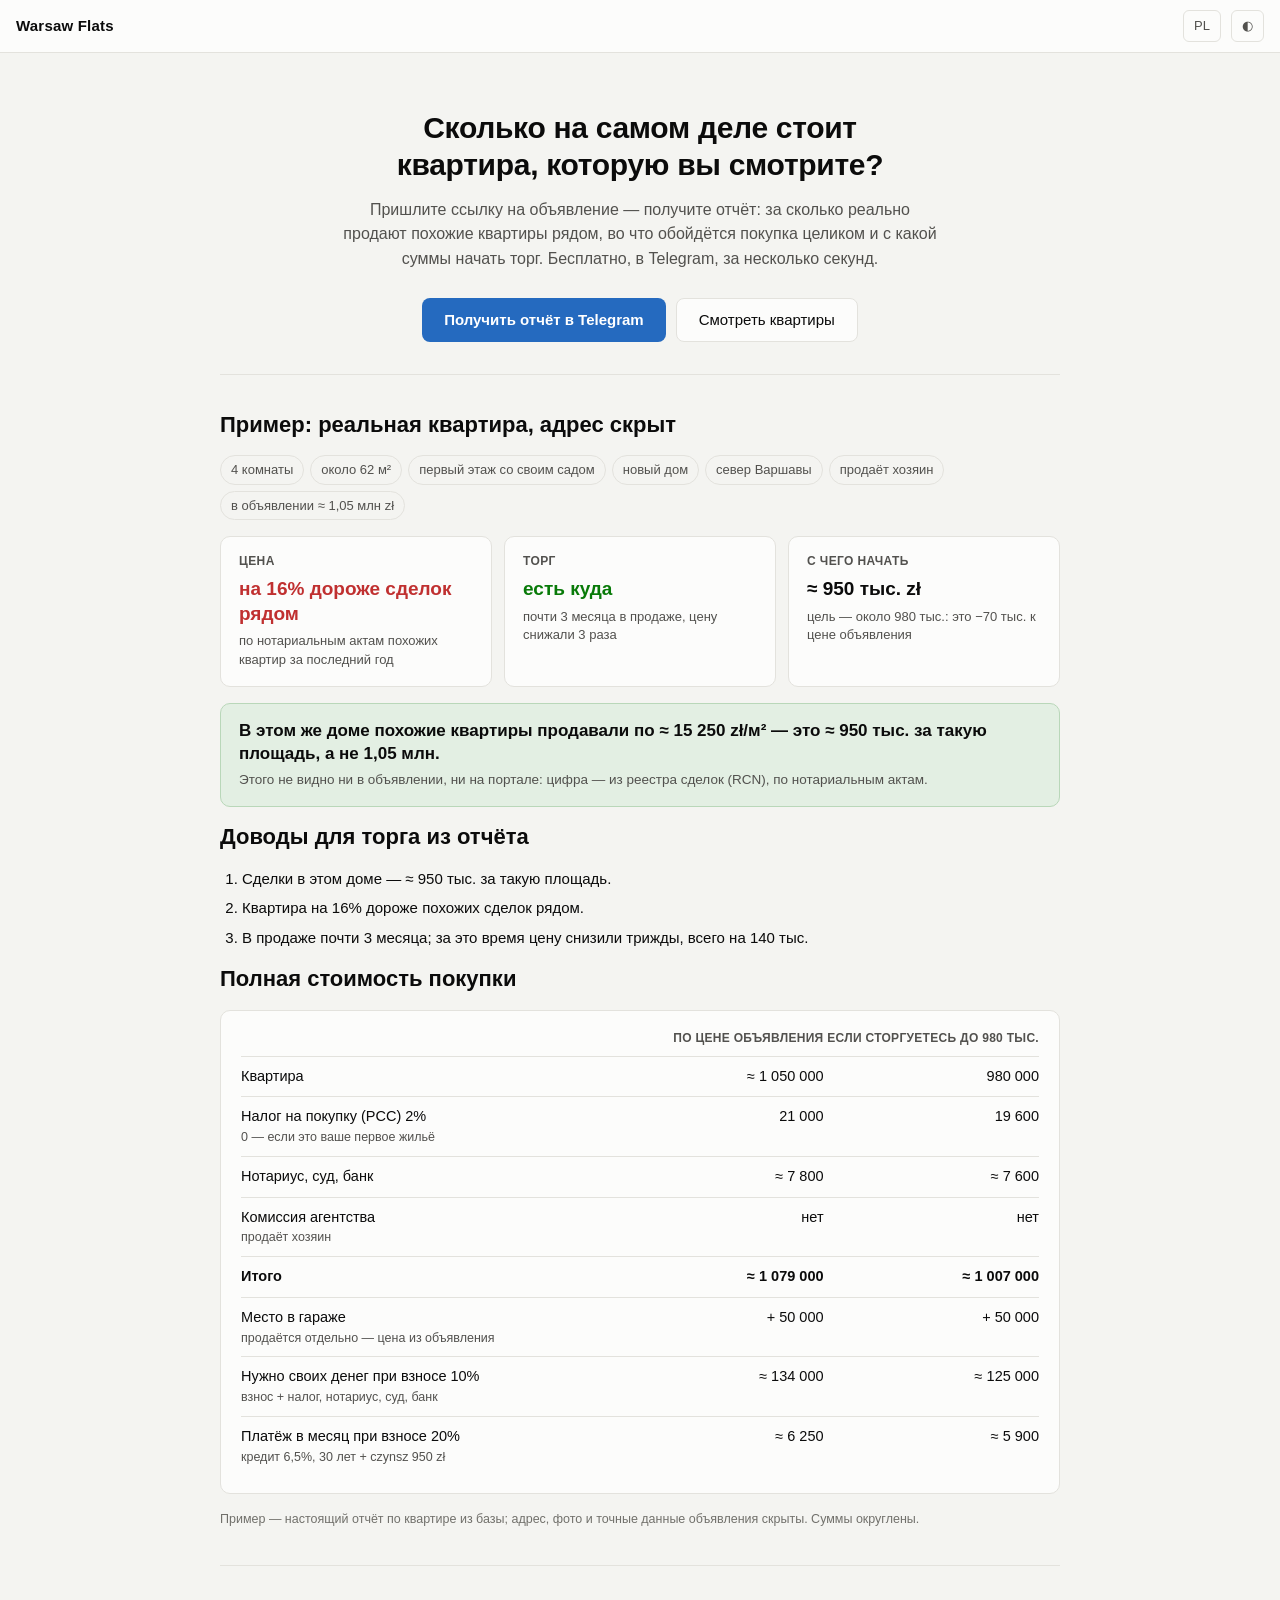
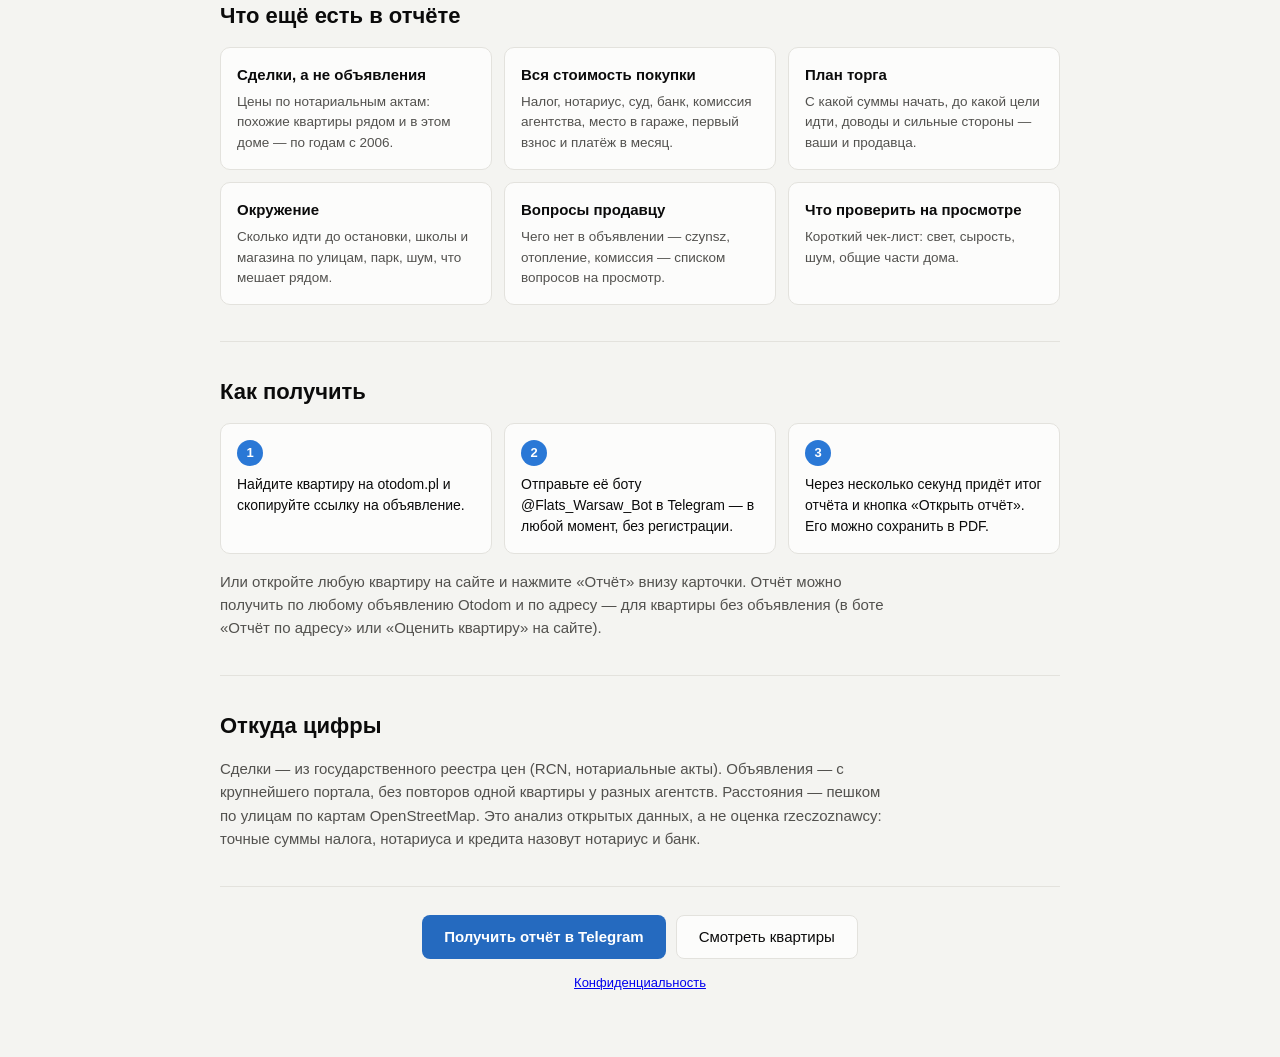
<file: report-example.html>
<!doctype html>
<html lang="ru">
<head>
<meta charset="utf-8">
<meta name="viewport" content="width=device-width, initial-scale=1">
<!-- Лендинг «зачем» (20.10.2026): отчёт по квартире на обезличенном примере эталонной
     квартиры (без адреса, фото и точной цены). Без карты и данных — CSP как у market.html. -->
<meta http-equiv="Content-Security-Policy" content="default-src 'self'; script-src 'self'; style-src 'self' 'unsafe-inline'; img-src 'self' data:; connect-src 'self' http://localhost:5050 http://127.0.0.1:5050 https://*.trycloudflare.com; font-src 'self'; object-src 'none'; base-uri 'none'; form-action 'none'">
<meta name="referrer" content="strict-origin-when-cross-origin">
<meta name="description" content="Отчёт по квартире в Варшаве: реальные сделки рядом, полная стоимость покупки и с какой суммы начать торг. Бесплатно, в Telegram.">
<title>Warsaw Flats — отчёт по квартире</title>
<link rel="stylesheet" href="app.css?v=202611281539">
<link rel="stylesheet" href="ds.css?v=202611281539">
<style>
  /* Обычная длинная страница поверх «оболочки приложения» app.css (как market.html) */
  html, body { height: auto; min-height: 100%; }
  body { display: block; }
  .why { max-width: 880px; margin: 0 auto; padding: 0 20px 64px; }
  .why-hero { padding: 56px 0 32px; text-align: center; }
  .why-hero h1 { font-size: 30px; line-height: 1.25; margin: 0 0 14px; letter-spacing: -.3px; text-wrap: balance; }
  .why-hero p { font-size: 16px; color: var(--ink-2); line-height: 1.55; max-width: 600px; margin: 0 auto 26px; }
  .why-cta { display: flex; gap: 10px; justify-content: center; flex-wrap: wrap; }
  .why-cta a { text-decoration: none; display: inline-flex; align-items: center; min-height: 44px; padding: 0 22px; font-size: 15px; }
  .why-cta .ghost-btn { border: 1px solid var(--line); background: var(--surface); color: var(--ink); border-radius: 8px; }
  .why-cta .ghost-btn:hover { border-color: var(--ink-3); }
  .why-sec { padding: 36px 0; border-top: 1px solid var(--line); display: flex; flex-direction: column; gap: 16px; }
  .why-sec h2 { font-size: 22px; margin: 0; line-height: 1.3; }
  .why-lead { margin: 0; font-size: 15px; color: var(--ink-2); line-height: 1.55; max-width: 680px; }
  .why-flat { display: flex; flex-wrap: wrap; gap: 6px; }
  .why-flat span { font-size: 13px; padding: 4px 10px; border-radius: 999px; background: var(--plane); border: 1px solid var(--line); color: var(--ink-2); }
  .why-boxes { display: grid; grid-template-columns: repeat(3, minmax(0, 1fr)); gap: 12px; }
  .why-box { padding: 16px 18px; border-radius: var(--radius); border: 1px solid var(--line); background: var(--surface); display: flex; flex-direction: column; gap: 6px; }
  .why-box .lbl { font-size: 12px; font-weight: 600; letter-spacing: .4px; text-transform: uppercase; color: var(--ink-2); }
  .why-box b { font-size: 19px; line-height: 1.3; }
  .why-box b.bad { color: var(--bad, #c0392b); }
  .why-box b.good { color: var(--good, #1e7d32); }
  .why-box span { font-size: 13px; color: var(--ink-2); line-height: 1.45; }
  .why-panel { padding: 18px 20px; border-radius: var(--radius); border: 1px solid var(--line); background: var(--surface); }
  .why-table { width: 100%; border-collapse: collapse; font-variant-numeric: tabular-nums; table-layout: fixed; }
  .why-table th:first-child { width: 46%; }
  .why-table th, .why-table td { padding: 9px 0; border-bottom: 1px solid var(--line); text-align: right; vertical-align: top; font-size: 14.5px; }
  .why-table th:first-child, .why-table td:first-child { text-align: left; padding-right: 12px; }
  .why-table th { font-size: 12px; font-weight: 600; letter-spacing: .3px; text-transform: uppercase; color: var(--ink-2); padding-top: 0; }
  .why-table tr:last-child td { border-bottom: 0; }
  .why-table .tot td { font-weight: 700; }
  .why-table .sub { display: block; font-size: 12.5px; color: var(--ink-2); font-weight: 400; }
  .why-args { margin: 0; padding-left: 22px; display: flex; flex-direction: column; gap: 8px; font-size: 15px; line-height: 1.45; }
  .why-plan { padding: 16px 18px; border-radius: var(--radius); background: var(--yes-bg, #eef7ee); border: 1px solid var(--yes-line, #cfe6cf); display: flex; flex-direction: column; gap: 4px; }
  .why-plan strong { font-size: 17px; line-height: 1.35; }
  .why-plan span { font-size: 13.5px; color: var(--ink-2); }
  .why-note { margin: 0; font-size: 12.5px; color: var(--ink-3, var(--ink-2)); line-height: 1.5; }
  .why-grid { display: grid; grid-template-columns: repeat(3, minmax(0, 1fr)); gap: 12px; }
  .why-item { padding: 16px; border-radius: var(--radius); border: 1px solid var(--line); background: var(--surface); }
  .why-item h3 { margin: 0 0 6px; font-size: 15px; }
  .why-item p { margin: 0; font-size: 13.5px; color: var(--ink-2); line-height: 1.5; }
  .why-steps { margin: 0; padding: 0; list-style: none; display: grid; grid-template-columns: repeat(3, minmax(0, 1fr)); gap: 12px; counter-reset: s; }
  .why-steps li { padding: 16px; border-radius: var(--radius); border: 1px solid var(--line); background: var(--surface); font-size: 14px; line-height: 1.5; counter-increment: s; }
  .why-steps li::before { content: counter(s); display: flex; width: 26px; height: 26px; border-radius: 50%; align-items: center; justify-content: center; background: var(--accent); color: #fff; font-weight: 700; font-size: 13px; margin-bottom: 8px; }
  .why-foot { text-align: center; padding-top: 28px; border-top: 1px solid var(--line); display: flex; flex-direction: column; gap: 14px; align-items: center; }
  .why-foot p { margin: 0; font-size: 13px; color: var(--ink-2); }
  @media (max-width: 720px) {
    .why-hero { padding-top: 36px; }
    .why-hero h1 { font-size: 24px; }
    .why-boxes, .why-grid, .why-steps { grid-template-columns: 1fr; }
    .why-table th, .why-table td { font-size: 13.5px; }
    .why-table th:first-child { width: 42%; }
    .why-table th { font-size: 11px; letter-spacing: .2px; }
  }
</style>
</head>
<body data-palette="#2a78d6,#0ca30c,#d03b3b">
<header class="top">
  <div class="brand">
    <a href="homepage.html" class="brand-home" style="text-decoration:none;display:inline-block;">Warsaw&nbsp;Flats</a>
  </div>
  <div class="top-right">
    <button id="lang" class="ghost" title="Język / Язык">PL</button>
    <button id="theme" class="ghost" data-i18n-title="theme_t" data-i18n-aria="theme_t"
            title="Светлая / тёмная тема" aria-pressed="false">◐</button>
  </div>
</header>
<main class="why">
  <section class="why-hero">
    <h1 data-i18n="h1">Сколько на самом деле стоит квартира, которую вы смотрите?</h1>
    <p data-i18n="hero_p">Пришлите ссылку на объявление — получите отчёт: за сколько реально продают похожие квартиры рядом, во что обойдётся покупка целиком и с какой суммы начать торг. Бесплатно, в Telegram, за несколько секунд.</p>
    <div class="why-cta">
      <a class="btn-primary" href="https://t.me/Flats_Warsaw_Bot?start=web_why" target="_blank" rel="noopener" data-i18n="cta_bot">Получить отчёт в Telegram</a>
      <a class="ghost-btn" href="app.html" data-i18n="cta_site">Смотреть квартиры</a>
    </div>
  </section>

  <section class="why-sec">
    <h2 data-i18n="ex_h2">Пример: реальная квартира, адрес скрыт</h2>
    <div class="why-flat">
      <span data-i18n="ex_t1">4 комнаты</span><span data-i18n="ex_t2">около 62 м²</span><span data-i18n="ex_t3">первый этаж со своим садом</span>
      <span data-i18n="ex_t4">новый дом</span><span data-i18n="ex_t5">север Варшавы</span><span data-i18n="ex_t6">продаёт хозяин</span>
      <span data-i18n="ex_t7">в объявлении ≈ 1,05 млн zł</span>
    </div>
    <div class="why-boxes">
      <div class="why-box"><span class="lbl" data-i18n="b1_l">Цена</span><b class="bad" data-i18n="b1_v">на 16% дороже сделок рядом</b><span data-i18n="b1_s">по нотариальным актам похожих квартир за последний год</span></div>
      <div class="why-box"><span class="lbl" data-i18n="b2_l">Торг</span><b class="good" data-i18n="b2_v">есть куда</b><span data-i18n="b2_s">почти 3 месяца в продаже, цену снижали 3 раза</span></div>
      <div class="why-box"><span class="lbl" data-i18n="b3_l">С чего начать</span><b data-i18n="b3_v">≈ 950 тыс. zł</b><span data-i18n="b3_s">цель — около 980 тыс.: это −70 тыс. к цене объявления</span></div>
    </div>

    <div class="why-plan"><strong data-i18n="plan_t">В этом же доме похожие квартиры продавали по ≈ 15 250 zł/м² — это ≈ 950 тыс. за такую площадь, а не 1,05 млн.</strong><span data-i18n="plan_s">Этого не видно ни в объявлении, ни на портале: цифра — из реестра сделок (RCN), по нотариальным актам.</span></div>

    <h2 data-i18n="args_h">Доводы для торга из отчёта</h2>
    <ol class="why-args">
      <li data-i18n="a1">Сделки в этом доме — ≈ 950 тыс. за такую площадь.</li>
      <li data-i18n="a2">Квартира на 16% дороже похожих сделок рядом.</li>
      <li data-i18n="a3">В продаже почти 3 месяца; за это время цену снизили трижды, всего на 140 тыс.</li>
    </ol>

    <h2 data-i18n="cost_h">Полная стоимость покупки</h2>
    <div class="why-panel">
      <table class="why-table">
        <thead><tr><th></th><th data-i18n="c_col1">По цене объявления</th><th data-i18n="c_col2">Если сторгуетесь до 980 тыс.</th></tr></thead>
        <tbody>
          <tr><td data-i18n="c_flat">Квартира</td><td>≈ 1 050 000</td><td>980 000</td></tr>
          <tr><td><span data-i18n="c_pcc">Налог на покупку (PCC) 2%</span><span class="sub" data-i18n="c_pcc_s">0 — если это ваше первое жильё</span></td><td>21 000</td><td>19 600</td></tr>
          <tr><td data-i18n="c_fees">Нотариус, суд, банк</td><td>≈ 7 800</td><td>≈ 7 600</td></tr>
          <tr><td><span data-i18n="c_comm">Комиссия агентства</span><span class="sub" data-i18n="c_comm_s">продаёт хозяин</span></td><td data-i18n="c_none">нет</td><td data-i18n="c_none">нет</td></tr>
          <tr class="tot"><td data-i18n="c_total">Итого</td><td>≈ 1 079 000</td><td>≈ 1 007 000</td></tr>
          <tr><td><span data-i18n="c_park">Место в гараже</span><span class="sub" data-i18n="c_park_s">продаётся отдельно — цена из объявления</span></td><td>+ 50 000</td><td>+ 50 000</td></tr>
          <tr><td><span data-i18n="c_cash">Нужно своих денег при взносе 10%</span><span class="sub" data-i18n="c_cash_s">взнос + налог, нотариус, суд, банк</span></td><td>≈ 134 000</td><td>≈ 125 000</td></tr>
          <tr><td><span data-i18n="c_month">Платёж в месяц при взносе 20%</span><span class="sub" data-i18n="c_month_s">кредит 6,5%, 30 лет + czynsz 950 zł</span></td><td>≈ 6 250</td><td>≈ 5 900</td></tr>
        </tbody>
      </table>
    </div>
    <p class="why-note" data-i18n="ex_note">Пример — настоящий отчёт по квартире из базы; адрес, фото и точные данные объявления скрыты. Суммы округлены.</p>
  </section>

  <section class="why-sec">
    <h2 data-i18n="what_h">Что ещё есть в отчёте</h2>
    <div class="why-grid">
      <div class="why-item"><h3 data-i18n="w1_h">Сделки, а не объявления</h3><p data-i18n="w1_p">Цены по нотариальным актам: похожие квартиры рядом и в этом доме — по годам с 2006.</p></div>
      <div class="why-item"><h3 data-i18n="w2_h">Вся стоимость покупки</h3><p data-i18n="w2_p">Налог, нотариус, суд, банк, комиссия агентства, место в гараже, первый взнос и платёж в месяц.</p></div>
      <div class="why-item"><h3 data-i18n="w3_h">План торга</h3><p data-i18n="w3_p">С какой суммы начать, до какой цели идти, доводы и сильные стороны — ваши и продавца.</p></div>
      <div class="why-item"><h3 data-i18n="w4_h">Окружение</h3><p data-i18n="w4_p">Сколько идти до остановки, школы и магазина по улицам, парк, шум, что мешает рядом.</p></div>
      <div class="why-item"><h3 data-i18n="w5_h">Вопросы продавцу</h3><p data-i18n="w5_p">Чего нет в объявлении — czynsz, отопление, комиссия — списком вопросов на просмотр.</p></div>
      <div class="why-item"><h3 data-i18n="w6_h">Что проверить на просмотре</h3><p data-i18n="w6_p">Короткий чек-лист: свет, сырость, шум, общие части дома.</p></div>
    </div>
  </section>

  <section class="why-sec">
    <h2 data-i18n="how_h">Как получить</h2>
    <ol class="why-steps">
      <li data-i18n="s1">Найдите квартиру на otodom.pl и скопируйте ссылку на объявление.</li>
      <li data-i18n="s2">Отправьте её боту @Flats_Warsaw_Bot в Telegram — в любой момент, без регистрации.</li>
      <li data-i18n="s3">Через несколько секунд придёт итог отчёта и кнопка «Открыть отчёт». Его можно сохранить в PDF.</li>
    </ol>
    <p class="why-lead" data-i18n="how_site">Или откройте любую квартиру на сайте и нажмите «Отчёт» внизу карточки. Отчёт можно получить по любому объявлению Otodom и по адресу — для квартиры без объявления (в боте «Отчёт по адресу» или «Оценить квартиру» на сайте).</p>
  </section>

  <section class="why-sec">
    <h2 data-i18n="src_h">Откуда цифры</h2>
    <p class="why-lead" data-i18n="src_p">Сделки — из государственного реестра цен (RCN, нотариальные акты). Объявления — с крупнейшего портала, без повторов одной квартиры у разных агентств. Расстояния — пешком по улицам по картам OpenStreetMap. Это анализ открытых данных, а не оценка rzeczoznawcy: точные суммы налога, нотариуса и кредита назовут нотариус и банк.</p>
  </section>

  <footer class="why-foot">
    <div class="why-cta">
      <a class="btn-primary" href="https://t.me/Flats_Warsaw_Bot?start=web_why" target="_blank" rel="noopener" data-i18n="cta_bot">Получить отчёт в Telegram</a>
      <a class="ghost-btn" href="app.html" data-i18n="cta_site">Смотреть квартиры</a>
    </div>
    <p><a href="privacy.html" data-i18n="privacy">Конфиденциальность</a></p>
  </footer>
</main>
<script src="report-example.js?v=202611281539" type="module"></script>
</body>
</html>
</file>
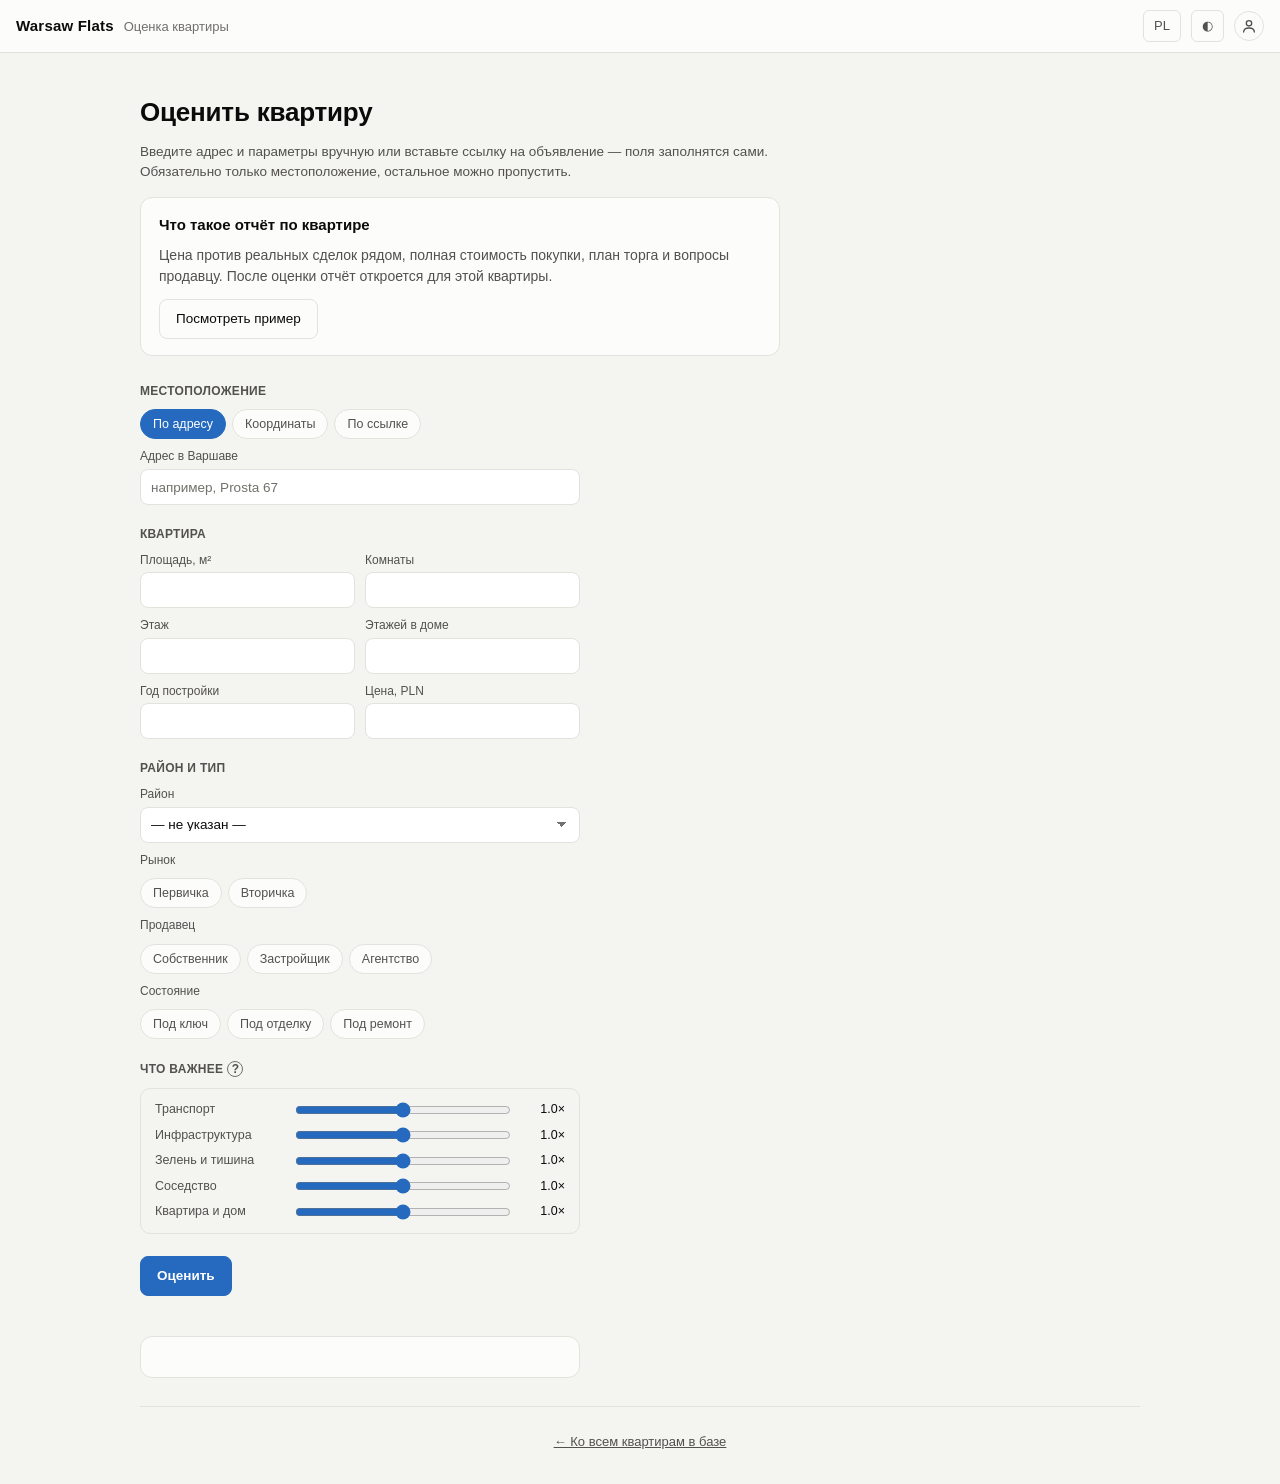
<file: valuate.html>
<!doctype html>
<html lang="ru">
<head>
<meta charset="utf-8">
<meta name="viewport" content="width=device-width, initial-scale=1">
<!-- Своя, более узкая CSP: страница не показывает внешние картинки/карту
     Otodom — только форма и JSON-ответ своего бэкенда (6.valuate/api.py).
     connect-src разрешает localhost:5050 (см. API_BASE в valuate.js, нужен
     для локальной разработки) и *.trycloudflare.com — эксперимент с
     Cloudflare Quick Tunnel (2026-09-27): бэкенд временно проброшен наружу,
     поддомен меняется при перезапуске туннеля, поэтому wildcard, а не
     точный адрес. Когда появится постоянный сервер/домен — сузить обратно
     до 'self' + этого домена. -->
<meta http-equiv="Content-Security-Policy" content="default-src 'self'; script-src 'self'; style-src 'self' 'unsafe-inline'; img-src 'self' data:; connect-src 'self' http://localhost:5050 http://127.0.0.1:5050 https://*.trycloudflare.com; font-src 'self'; object-src 'none'; base-uri 'none'; form-action 'none'">
<meta name="referrer" content="strict-origin-when-cross-origin">
<title>Warsaw Flats — оценка квартиры</title>
<link rel="stylesheet" href="app.css?v=202611281539">
<link rel="stylesheet" href="ds.css?v=202611281539">
<link rel="stylesheet" href="valuate.css?v=202611281539">
</head>
<body>

<header class="top">
  <div class="brand">
    <a class="brand-home" href="homepage.html">Warsaw&nbsp;Flats</a>
    <span class="count" data-i18n="val_header_label">Оценка квартиры</span>
  </div>
  <div class="top-right">
    <button id="lang" class="ghost" title="Język / Язык">PL</button>
    <button id="theme" class="ghost" data-i18n-title="theme_t" data-i18n-aria="theme_t"
            title="Светлая / тёмная тема" aria-pressed="false">◐</button>
    <div class="profile" id="profile">
      <button id="profile-btn" class="ghost profile-btn" type="button"
              aria-haspopup="true" aria-expanded="false" aria-controls="profile-menu"
              data-i18n-aria="profile_a" aria-label="Профиль: избранное и скрытые">
        <svg width="16" height="16" viewBox="0 0 24 24" fill="none" stroke="currentColor"
             stroke-width="2" stroke-linecap="round" stroke-linejoin="round" aria-hidden="true">
          <circle cx="12" cy="8" r="4"></circle><path d="M4 21c0-4 4-6 8-6s8 2 8 6"></path>
        </svg>
        <span class="profile-dot" id="profile-dot" hidden></span>
      </button>
      <!-- Меню профиля по макету «Мой профиль» (канвас, 29.09) — одинаковое на всех
           страницах; тексты и счётчики — site-ui.js::initProfile (на app.html —
           app.js: там «Избранное»/«Скрытые» — переключатели списка). -->
      <div class="ds-popover profile-menu" id="profile-menu" hidden>
        <div class="ds-popover__head"><span class="ds-note" id="menu-status" data-i18n="profile_device">Это устройство · без входа</span></div>
        <div class="ds-popover__body menu-list">
          <a class="menu-row" id="menu-profile" href="profile.html"><span data-i18n="menu_profile">Мой профиль</span></a>
          <a class="menu-row" id="menu-fav" href="app.html?view=fav"><span data-i18n="menu_fav">Избранное</span><span class="ds-pill__count menu-badge" hidden>0</span></a>
          <a class="menu-row" id="menu-hidden" href="app.html?view=hidden"><span data-i18n="menu_hidden">Скрытые</span><span class="ds-pill__count menu-badge" hidden>0</span></a>
          <a class="menu-row" id="menu-places" href="app.html#places"><span data-i18n="menu_places">Мои места</span><span class="ds-pill__count menu-badge" hidden>0</span></a>
          <a class="menu-row menu-row--sub" id="menu-privacy" href="privacy.html"><span data-i18n="menu_privacy">Конфиденциальность</span></a>
        </div>
        <div class="ds-popover__foot" id="menu-login-foot">
          <a class="ds-btn ds-btn--link menu-login" href="https://t.me/Flats_Warsaw_Bot" target="_blank" rel="noopener" data-i18n="menu_login">Войти через Telegram</a>
        </div>
      </div>
    </div>
  </div>
</header>

<div class="val-wrap">
  <section class="val-hero">
    <h1 data-i18n="hero_h1">Оценить квартиру</h1>
    <p data-i18n="hero_p">Введите адрес и параметры вручную или вставьте ссылку на объявление — поля заполнятся сами. Обязательно только местоположение, остальное можно пропустить.</p>
    <!-- Что такое отчёт — блок с описанием и кнопкой внизу (макет 20.10 вместо ссылки) -->
    <div class="val-rep">
      <h3 data-i18n="why_h">Что такое отчёт по квартире</h3>
      <p data-i18n="why_p">Цена против реальных сделок рядом, полная стоимость покупки, план торга и вопросы продавцу. После оценки отчёт откроется для этой квартиры.</p>
      <a class="ds-btn" href="report-example.html" data-i18n="why_btn">Посмотреть пример</a>
    </div>
  </section>
  <main class="val-main">
    <!-- Форма (макет: Artifact «Warsaw Flats — Мои места и профиль», экран 8) -->
    <form class="val-form" id="v-form" novalidate>
      <section class="ds-section">
        <h3 class="ds-section-label" data-i18n="loc_title">Местоположение</h3>
        <div class="ds-chips" id="loc-mode">
          <button type="button" class="chip ds-chip" data-mode="address" data-i18n="mode_address" aria-pressed="true">По адресу</button>
          <button type="button" class="chip ds-chip" data-mode="coords" data-i18n="mode_coords" aria-pressed="false">Координаты</button>
          <button type="button" class="chip ds-chip" data-mode="link" data-i18n="mode_link" aria-pressed="false">По ссылке</button>
        </div>
        <label class="ds-field" id="loc-address"><span data-i18n="addr_label">Адрес в Варшаве</span>
          <input type="text" id="v-address" class="ds-input" data-i18n-ph="addr_ph" placeholder="например, Prosta 67"></label>
        <div class="ds-fields" id="loc-coords" hidden>
          <label class="ds-field">lat<input type="number" id="v-lat" class="ds-input" step="0.0001" placeholder="52.2297"></label>
          <label class="ds-field">lon<input type="number" id="v-lon" class="ds-input" step="0.0001" placeholder="21.0122"></label>
        </div>
        <div class="ds-section" id="loc-link" hidden>
          <label class="ds-field"><span data-i18n="link_label">Ссылка на объявление</span>
            <input type="url" id="v-otodom-url" class="ds-input" placeholder="https://www.otodom.pl/pl/oferta/...-IDxxxxx"></label>
          <p class="ds-note" data-i18n="link_note">Площадь, комнаты, этаж, цена и район подставятся со страницы объявления. Если сейчас автозаполнение недоступно — переключитесь на «По адресу» или «Координаты».</p>
        </div>
      </section>

      <section class="ds-section" id="fgrp-apartment">
        <h3 class="ds-section-label" data-i18n="apt_title">Квартира</h3>
        <div class="ds-fields">
          <label class="ds-field"><span data-i18n="area_label">Площадь, м²</span><input type="number" id="v-area" class="ds-input" min="5" max="1000"></label>
          <label class="ds-field"><span data-i18n="rooms_label">Комнаты</span><input type="number" id="v-rooms" class="ds-input" min="1" max="20"></label>
          <label class="ds-field"><span data-i18n="floor_label">Этаж</span><input type="number" id="v-floor" class="ds-input" min="-2" max="100"></label>
          <label class="ds-field"><span data-i18n="total_floors_label">Этажей в доме</span><input type="number" id="v-total-floors" class="ds-input" min="1" max="100"></label>
          <label class="ds-field"><span data-i18n="year_label">Год постройки</span><input type="number" id="v-year" class="ds-input" min="1800" max="2030"></label>
          <label class="ds-field"><span data-i18n="price_label">Цена, PLN</span><input type="number" id="v-price" class="ds-input" min="0"></label>
        </div>
      </section>

      <section class="ds-section" id="fgrp-categories">
        <h3 class="ds-section-label" data-i18n="cat_title">Район и тип</h3>
        <label class="ds-field"><span data-i18n="district_label">Район</span><select id="v-district" class="ds-input"></select></label>
        <span class="ds-field" data-i18n="market_label">Рынок</span>
        <span class="ds-chips" id="v-market"></span>
        <span class="ds-field" data-i18n="seller_label">Продавец</span>
        <span class="ds-chips" id="v-seller"></span>
        <span class="ds-field" data-i18n="cond_label">Состояние</span>
        <span class="ds-chips" id="v-cond"></span>
      </section>

      <section class="ds-section">
        <h3 class="ds-section-label"><span data-i18n="axes_title">Что важнее</span><button type="button" class="rh-btn" data-rh="" data-i18n-aria="rh_btn" data-i18n-title="rh_btn" aria-label="Как считается рейтинг" title="Как считается рейтинг">?</button></h3>
        <div class="ds-box val-axes" id="v-axes"></div>
      </section>

      <div class="val-actions">
        <button type="button" class="ds-btn ds-btn--primary" id="v-submit" data-i18n="submit_default">Оценить</button>
        <span class="val-err" id="v-err" hidden></span>
      </div>
    </form>

    <!-- Результат -->
    <section class="val-result" id="v-result" hidden></section>
  </main>

  <div class="mkt-foot">
    <a href="app.html" data-i18n="back_link">← Ко всем квартирам в базе</a>
  </div>

</div>

<script src="valuate.js?v=202611281539" type="module"></script>
</body>
</html>
</file>
<file: app.css>
/* Warsaw Flats — прототип нового интерфейса.
   Роли-переменные, а не сырые hex: светлая/тёмная тема меняются в одном месте.
   Значения — из проверенной палитры (см. dataviz/references/palette.md);
   контраст к обеим поверхностям ≥3:1 проверен. */

:root {
  color-scheme: light;
  --surface:        #fcfcfb;   /* карточки, панели */
  --plane:          #f4f4f1;   /* фон страницы, под карточками */
  --line:           #e3e2dd;
  --ink:            #0b0b0b;
  --ink-2:          #52514e;   /* вторичный текст */
  /* Аудит a11y-18: #86857f давал 3.61:1 на --surface и 3.36:1 на --plane —
     ниже нормы AA 4.5:1 для мелкого текста (.filters label 12px, .count
     13px, .facts dt 12.5px, .rrow 12px и др.). Тот же приём, что у a11y-19
     (--good/--bad) — темнее, посчитано программно под обе поверхности. */
  --ink-3:          #71706b;   /* подписи, единицы — 4.83:1/4.5:1 на surface/plane */
  --accent:         #2a78d6;   /* шкалы осей: одна величина — один hue */
  --accent-soft:    #cde2fb;   /* дорожка шкалы */
  /* Акцент для ТЕКСТА. Отдельно от --accent: тот подобран для заливок и на
     светлом фоне даёт 4.30:1 — ниже нормы 4.5 для мелкого текста.
     Здесь на шаг темнее (5.26:1), в тёмной теме наоборот светлее (4.79:1). */
  --accent-ink:     #256abf;
  /* Заливка выбранных состояний (вкладка, чип, раскрытая панель). Тоже
     отдельно от --accent: белый текст на нём даёт 4.42:1 в светлой теме и
     3.64:1 в тёмной — ниже нормы. На этом шаге 5.39:1 в обеих. */
  --accent-fill:    #256abf;
  /* Аудит a11y-19: --good/--bad не были переопределены в тёмной теме —
     значения ниже подобраны отдельно под каждую пару поверхностей (surface/
     plane), тот же приём, что уже применён к --accent-ink/--accent-fill выше.
     Заодно у САМОГО --good нашёлся отдельный, не связанный с темой изъян:
     #0ca30c даёт 3.27:1 на светлом --surface — ниже нормы 4.5:1 для мелкого
     текста (.fair.good 11.5px, .cmp-best 12.5px) независимо от темы; сюда
     взята более тёмная версия. --bad на светлом уже был ок по --surface
     (4.68:1), но на --plane — 4.36:1, тоже чуть ниже нормы; тоже подтянут. */
  --good:           #087a08;   /* дешевле рынка — 5.39:1/5.02:1 на surface/plane */
  --bad:            #c03030;   /* дороже рынка — 5.52:1/5.14:1 на surface/plane */
  /* высота шапки + полосы фильтров: под ними начинается шторка */
  --chrome-h:       88px;
  --radius:         10px;
  --shadow:         0 1px 3px rgba(0,0,0,.07), 0 6px 20px rgba(0,0,0,.05);
}
@media (prefers-color-scheme: dark) {
  :root:where(:not([data-theme="light"])) {
    color-scheme: dark;
    --surface: #1a1a19; --plane: #0d0d0d; --line: #333330;
    --ink: #ffffff; --ink-2: #c3c2b7; --ink-3: #8b8a81;
    --accent: #3987e5; --accent-soft: #184f95; --accent-ink: #3987e5; --accent-fill: #256abf;
    /* --good/--bad светлой темы (#087a08/#c03030) слишком тёмные для тёмного
       фона — 3.15:1/5.?:1, первое ниже нормы. Свои значения под тёмные
       surface/plane (аудит a11y-19). */
    --good: #16cc16; --bad: #e06060;
    --shadow: 0 1px 3px rgba(0,0,0,.5), 0 6px 20px rgba(0,0,0,.4);
  }
}
:root[data-theme="dark"] {
  color-scheme: dark;
  --surface: #1a1a19; --plane: #0d0d0d; --line: #333330;
  --ink: #ffffff; --ink-2: #c3c2b7; --ink-3: #8b8a81;
  --accent: #3987e5; --accent-soft: #184f95; --accent-ink: #3987e5; --accent-fill: #256abf;
  --good: #16cc16; --bad: #e06060;
  --shadow: 0 1px 3px rgba(0,0,0,.5), 0 6px 20px rgba(0,0,0,.4);
}

* { box-sizing: border-box; }
/* Страница не должна ездить вбок ни при какой ширине: смотреть там нечего,
   а на телефоне это читается как поломка. Переполнение шапки чиним по месту
   (ниже), а это — страховка на случай, если что-то ещё вылезет за край. */
html, body { height: 100%; max-width: 100%; overflow-x: hidden; }
body {
  margin: 0; background: var(--plane); color: var(--ink);
  font: 14px/1.5 -apple-system, BlinkMacSystemFont, "Segoe UI", Roboto, sans-serif;
  display: flex; flex-direction: column;
}

/* ── Шапка ───────────────────────────────────────────────────────────────── */
.top {
  display: flex; justify-content: space-between; align-items: center; gap: 16px;
  padding: 10px 16px; background: var(--surface); border-bottom: 1px solid var(--line);
}
.brand { display: flex; align-items: baseline; gap: 10px; }
.brand-home {
  font: inherit; font-size: 15px; font-weight: 700; letter-spacing: .2px;
  color: var(--ink); background: none; border: 0; padding: 0; cursor: pointer; border-radius: 4px;
  text-decoration: none; display: inline-block;   /* класс общий с <a> на других страницах */
}
.brand-home:hover { color: var(--accent-ink); }
.brand-home:focus-visible { outline: 2px solid var(--accent-ink); outline-offset: 3px; }
.count { color: var(--ink-3); font-size: 13px; white-space: nowrap; }
/* «🚫 N скрыто» рядом со счётчиком — ссылка-переключатель показа скрытых */
.count-hidden { background: none; border: 0; padding: 0 2px; font: inherit; font-size: 13px;
  color: var(--accent-ink); cursor: pointer; white-space: nowrap; margin: 0 auto 0 -4px; }
.count-hidden:hover { text-decoration: underline; }
/* «⭐ N в избранном» стоит перед «🚫 N скрыто»: отступ-распорка остаётся у последней */
.count-hidden.count-fav { margin-right: 0; }
.top-right { display: flex; align-items: center; gap: 10px; }
.sort { display: flex; align-items: center; gap: 6px; color: var(--ink-2); font-size: 13px; }

select, input[type=number] {
  background: var(--surface); color: var(--ink);
  border: 1px solid var(--line); border-radius: 6px; padding: 4px 7px; font: inherit; font-size: 13px;
}
input[type=number] { width: 76px; }
input[type=number]::-webkit-outer-spin-button,
input[type=number]::-webkit-inner-spin-button { -webkit-appearance: none; margin: 0; }
input[type=number] { -moz-appearance: textfield; }

.ghost {
  background: var(--surface); color: var(--ink-2); border: 1px solid var(--line);
  border-radius: 6px; padding: 5px 10px; font: inherit; font-size: 13px; cursor: pointer;
}
.ghost:hover { border-color: var(--ink-3); color: var(--ink); }
/* Кнопка «Фильтры» выглядит ровно как НЕвыбранная вкладка. Никакой подсветки:
   заливка в этой шапке означает «этот раздел открыт» и принадлежит вкладкам
   «Список»/«Карта». Отмечать ею ещё и наличие активных фильтров — значит
   давать одному приёму два несовместимых смысла. */
#flt-toggle {
  background: var(--surface); color: var(--ink-2);
  border: 1px solid var(--line); border-radius: 6px;
  padding: 5px 12px; font-size: 13px;
}
#flt-toggle:hover { border-color: var(--ink-3); color: var(--ink); }
/* Раскрытая панель = выбранный раздел, вид ровно как у активной вкладки */
#flt-toggle[aria-expanded="true"] {
  background: var(--accent-fill); border-color: var(--accent-fill); color: #fff;
}

/* ── Фильтры: компактная строка (пилюли) + чипы активных + полная панель ────
   Было: одна открытая полоса лейблов. Стало (аудит 2026-09-22, макет Design):
   3 «быстрых» пилюли со своими поповерами (Цена/Комнаты/Район, переиспользуют
   те же #f-pmin.. и т.д.) + «Ещё фильтры N» → полная панель секциями + чипы
   активных фильтров под строкой. На телефоне поповеров нет — всё содержимое
   идёт одной лентой секций внутри той же полноэкранной шторки, что и раньше
   (см. @media ниже). */
.filters {
  display: flex; flex-direction: column; position: relative;
  background: var(--surface); border-bottom: 1px solid var(--line);
}
/* Заголовок панели нужен только на телефоне, где она открывается поверх экрана */
.flt-head { display: none; }

.flt-bar { display: flex; flex-wrap: wrap; align-items: center; gap: 8px; padding: 9px 16px; }
.flt-spacer { flex: 1; }
.reset-link {
  background: none; border: none; color: var(--ink-3); font: inherit; font-size: 12px;
  cursor: pointer; text-decoration: underline;
}
.reset-link:hover { color: var(--ink-2); }
.btn-primary {
  background: var(--accent-fill); color: #fff; border: none; border-radius: 8px;
  padding: 9px 18px; font: inherit; font-size: 13px; font-weight: 600; cursor: pointer;
}
.btn-primary:hover { filter: brightness(1.06); }

/* Пилюли: Цена / Комнаты / Район / «Ещё фильтры» */
.pop { position: relative; }
.pill {
  display: flex; align-items: center; gap: 6px;
  background: var(--surface); color: var(--ink); border: 1px solid var(--line);
  border-radius: 999px; padding: 7px 12px 7px 14px; font: inherit; font-size: 13px; cursor: pointer;
  white-space: nowrap;
}
.pill:hover { border-color: var(--ink-3); }
.pill[aria-expanded="true"] { border-color: var(--accent); }
.pill-val { color: var(--accent-ink); font-weight: 600; }
.pill-car { color: var(--ink-3); font-size: 11px; }
.pill-more { border-color: var(--line); color: var(--ink-2); }
.pill-more.pill-on, .pill-more[aria-expanded="true"] {
  background: var(--accent-fill); border-color: var(--accent-fill); color: #fff;
}
.pill-more.pill-on .pill-badge, .pill-more[aria-expanded="true"] .pill-badge {
  background: #fff; color: var(--accent-ink);
}
.pill-badge {
  background: var(--accent-fill); color: #fff; border-radius: 999px;
  font-size: 11px; font-weight: 700; padding: 1px 7px; min-width: 16px; text-align: center;
}

/* Поповеры пилюль — тот же приём, что у .axf-box (плавающая карточка) */
.pop-box {
  position: absolute; z-index: 900; top: calc(100% + 6px); left: 0;
  min-width: 220px; padding: 12px 14px;
  background: var(--surface); border: 1px solid var(--line);
  border-radius: var(--radius); box-shadow: var(--shadow);
}
.pop-box-wide { min-width: 260px; }
.pop-box[hidden] { display: none; }

/* Активные фильтры — чипами, с крестиком на каждом */
.flt-chips { display: flex; flex-wrap: wrap; gap: 6px; padding: 0 16px 10px; }
.flt-chips[hidden] { display: none; }
.achip {
  display: flex; align-items: center; gap: 6px;
  border: 1px solid var(--line); background: var(--plane); color: var(--ink-2);
  border-radius: 999px; padding: 5px 6px 5px 12px; font-size: 12px;
}
.achip button {
  border: 0; background: none; color: var(--ink-3); font-size: 13px; line-height: 1;
  cursor: pointer; padding: 2px;
}
.achip button:hover { color: var(--ink); }

/* Полная панель фильтров: пристыкована к колонке списка (та же ширина, тот же
   левый край), а не произвольная плавающая карточка — иначе она визуально
   не «принадлежала» ни списку, ни фильтрам сверху. Верхние углы не скруглены —
   она встык продолжает полосу фильтров, а не парит отдельно от неё. */
.flt-panel {
  position: absolute; z-index: 900; top: 100%; left: 0;
  width: var(--list-w, 380px); max-height: min(78vh, 700px);
  display: flex; flex-direction: column;
  background: var(--surface); border: 1px solid var(--line); border-top: none;
  border-radius: 0 0 12px 12px; box-shadow: var(--shadow); overflow: hidden;
}
.flt-panel[hidden] { display: none; }
.flt-panel-body { flex: 1; overflow-y: auto; padding: 16px 18px; display: flex; flex-direction: column; gap: 20px; }
.flt-panel-foot {
  flex: 0 0 auto; border-top: 1px solid var(--line); padding: 12px 18px;
  display: flex; align-items: center; justify-content: space-between;
}
/* «Быстрые» — домашняя секция для полей Цены/Комнат только на телефоне
   (на десктопе те же поля живут в поповерах пилюль, см. moveQuickFields в app.js) */
#fgrp-quick { display: none; }

.fgrp-t {
  margin: 0 0 10px; font-size: 11px; font-weight: 700; letter-spacing: .03em;
  text-transform: uppercase; color: var(--ink-2);
}
.field-label { display: block; font-size: 12px; color: var(--ink-2); margin: 10px 0 6px; }
.field-label:first-of-type { margin-top: 0; }
.fld-row { display: flex; gap: 8px; }
.fld { flex: 1; min-width: 0; }
.fld > span { display: block; font-size: 11px; color: var(--ink-2); margin-bottom: 3px; }
.fld-narrow { max-width: 120px; }

/* Ввод личного адреса прямо на сайте (юзер 2026-09-27) — считает бэкенд
   6.valuate/api.py::/commute, работает только локально (см. commute_hint
   в app.js) — поэтому вся секция скрыта на публичном сайте (bindCommuteSetup). */
.commute-row { display: flex; gap: 8px; }
.commute-row input[type=text] {
  flex: 1; min-width: 0;
  background: var(--surface); color: var(--ink);
  border: 1px solid var(--line); border-radius: 6px; padding: 4px 8px; font: inherit; font-size: 13px;
}
.commute-msg { font-size: 12px; color: var(--ink-2); margin-top: 6px; }
.commute-msg.err { color: var(--bad); }

.dist-list {
  border: 1px solid var(--line); border-radius: 8px; padding: 8px 10px;
  max-height: 160px; overflow-y: auto; display: flex; flex-direction: column; gap: 6px;
}
.dist-list label { display: flex; align-items: center; gap: 8px; font-size: 13px; color: var(--ink); cursor: pointer; }

.chips { display: flex; gap: 6px; flex-wrap: wrap; }
.chip {
  border: 1px solid var(--line); background: var(--surface); color: var(--ink-2);
  border-radius: 999px; padding: 5px 12px; font-size: 12px; cursor: pointer; user-select: none;
}
.chip[aria-pressed="true"] { background: var(--accent-fill); border-color: var(--accent-fill); color: #fff; }

/* ── Профиль (шапка): избранное/скрытые вместо ряда тегов ─────────────────── */
.profile { position: relative; }
.profile-btn { position: relative; display: grid; place-items: center; width: 30px; height: 30px; padding: 0; border-radius: 50%; }
.profile-btn[aria-expanded="true"] {
  border-color: var(--accent); background: var(--accent-soft); color: var(--accent-ink);
}
.profile-dot {
  position: absolute; top: -2px; right: -2px; width: 9px; height: 9px; border-radius: 50%;
  background: var(--accent-fill); border: 2px solid var(--surface);
}
.profile-dot[hidden] { display: none; }
/* Меню профиля — ds-popover (вид из ds.css); здесь место на странице и строки.
   z-index выше всего в этой зоне экрана (юзер поймал живьём: карточка-шторка
   .sheet — 1200, панель слоёв Leaflet ~1000 — рисовались НАД открытым меню). */
.profile-menu { position: absolute; z-index: 1500; top: 40px; right: 0; width: 280px; }
.profile-menu .menu-list { gap: 2px; }
.menu-row {
  display: flex; align-items: center; justify-content: space-between; width: 100%;
  height: 36px; padding: 0 10px; box-sizing: border-box; border: 0; background: none;
  border-radius: var(--r-control); font: inherit; font-size: var(--fs-control);
  color: var(--ink); text-decoration: none; cursor: pointer; text-align: left;
}
.menu-row:hover { background: var(--plane); }
/* «Конфиденциальность» — второстепенная строка меню профиля (10.10.2026) */
.menu-row--sub { height: auto; padding: 10px 10px 6px; margin-top: 4px; border-top: 1px solid var(--line);
                 border-radius: 0; font-size: 12px; color: var(--ink-3); }
.menu-row[aria-pressed="true"] { background: var(--accent-soft); color: var(--accent-ink); }
.menu-login.ds-btn { height: auto; padding: 0; color: var(--accent-ink); text-decoration: none; }

/* ── Раскладка: список + карта ───────────────────────────────────────────── */
/* Ширина списка — переменная: её меняет перетаскивание разделителя, значение
   переживает перезагрузку. 380px по умолчанию вместо прежних 44% экрана:
   на широком мониторе список занимал половину площади. */
.split {
  flex: 1; display: grid;
  grid-template-columns: var(--list-w, 380px) 6px 1fr;
  min-height: 0;
}
/* Разделитель. Плавный переход только на сворачивании — при перетаскивании
   он бы «догонял» курсор с задержкой */
body.animating .split { transition: grid-template-columns .2s ease; }

.gutter {
  cursor: col-resize; background: var(--line);
  border-left: 1px solid var(--surface); border-right: 1px solid var(--surface);
}
.gutter:hover, .gutter:focus-visible, body.dragging .gutter { background: var(--accent); }
body.dragging { cursor: col-resize; user-select: none; }
/* Свёрнутый список: колонка схлопывается в ноль, карта занимает всё.
   Именно grid-колонка, а не display:none — так переход плавный, а состояние
   прокрутки и уже отрисованные карточки не теряются. */
/* Разделитель НЕ убираем из потока при сворачивании: он элемент сетки, и
   display:none оставил бы 2 элемента на 3 объявленные колонки — карта получала
   нулевую и исчезала. Схлопываем шириной, а не удалением. */
body.collapsed .split { grid-template-columns: 0 0 1fr; }
body.collapsed .gutter { pointer-events: none; }
body.collapsed .list-col { overflow: hidden; }
body.collapsed .list { padding: 0; }
body.collapsed .list-head { padding: 0; border-color: transparent; }
body.collapsed .map-wrap { border-left: none; }
/* Список получил свою строку-заголовок (сортировка) над карточками — раньше
   .list была прямым grid-ребёнком .split, теперь это .list-col (колонка
   .list-head + .list), а .list только скроллится внутри неё. */
/* min-width: 0 обязателен: у grid-детей минимальная ширина по умолчанию равна
   ширине содержимого, и колонка «0» просто не схлопнулась бы */
.list-col { display: flex; flex-direction: column; min-height: 0; min-width: 0; }
.list-head {
  flex: 0 0 auto; display: flex; align-items: center; justify-content: space-between; gap: 10px;
  padding: 8px 12px; border-bottom: 1px solid var(--line); background: var(--surface);
}
/* На дефолтной ширине колонки (380px) счётчику «N из M» и подписи+селекту
   сортировки вместе не хватает места — подпись «Сортировка» уходит
   скринридеру, сама стрелка сортировки (цена ↑/рейтинг ↓...) и так понятна
   по позиции прямо над списком. В .filters (телефон) подпись остаётся —
   там это единственный текст в строке, простора достаточно. */
.list-head .sort span { position: absolute; width: 1px; height: 1px; padding: 0; margin: -1px;
  overflow: hidden; clip: rect(0,0,0,0); white-space: nowrap; border: 0; }
/* Блочная раскладка, а не flex+gap: при виртуализации между распорками
   добавлялись бы лишние зазоры и высота полосы прокрутки уезжала */
.list { flex: 1; overflow-y: auto; padding: 12px; min-width: 0; min-height: 0; }
.map-wrap { border-left: 1px solid var(--line); min-height: 0; }
#map { width: 100%; height: 100%; background: var(--plane); }
/* Leaflet ставит контейнеру tabindex (клавиатурный пан стрелками) — клик
   мышью по карте его тоже фокусирует, и браузер рисовал синюю рамку вокруг
   всей карты (юзер поймал живьём). :focus-visible тут не спасает: для
   div с tabindex (не родного интерактивного элемента вроде button/input)
   Chrome считает фокус-по-клику «видимым» тоже — проверено живым тестом.
   Клавиатурный пан картой — редкий сценарий, жертвуем его индикацией ради
   убранной рамки при обычной работе мышью/тачпадом. */
.maplibregl-canvas:focus, .maplibregl-canvas:focus-visible { outline: none; }

/* Карта — MapLibre GL (18.10.2026). Зум-контрол и попапы по умолчанию белые —
   в тёмной теме это были бы белые пятна на тёмной карте: красим токенами. */
.maplibregl-ctrl-group { background: var(--surface); border: 1px solid var(--line); box-shadow: var(--shadow) !important; }
.maplibregl-ctrl-group button + button { border-top-color: var(--line); }
.maplibregl-ctrl-group button:hover { background: var(--plane) !important; }
.maplibregl-ctrl button .maplibregl-ctrl-icon { filter: var(--map-icon-filter, none); }
.maplibregl-popup-content { background: var(--surface); color: var(--ink); border-radius: 10px; box-shadow: var(--shadow-pop, var(--shadow));
  padding: 10px 12px; font: inherit; font-size: 13px; }
.maplibregl-popup-close-button { color: var(--ink-2); font-size: 18px; padding: 0 6px; }
.maplibregl-popup-anchor-top .maplibregl-popup-tip { border-bottom-color: var(--surface); }
.maplibregl-popup-anchor-bottom .maplibregl-popup-tip { border-top-color: var(--surface); }
.maplibregl-popup-anchor-left .maplibregl-popup-tip { border-right-color: var(--surface); }
.maplibregl-popup-anchor-right .maplibregl-popup-tip { border-left-color: var(--surface); }
.map-tip { pointer-events: none; }
.map-tip .maplibregl-popup-content { padding: 6px 9px; font-size: 12.5px; }
.maplibregl-ctrl-attrib { background: color-mix(in srgb, var(--surface) 80%, transparent) !important; color: var(--ink-2); }
.maplibregl-ctrl-attrib, .maplibregl-ctrl-attrib-inner, .maplibregl-ctrl-attrib a { color: var(--ink-2) !important; }
.maplibregl-ctrl-attrib-button { filter: var(--map-icon-filter, none); }
/* панель слоёв (верх справа) раскрывается вниз — поверх легенд в нижнем углу */
.maplibregl-ctrl-top-right { z-index: 3; }
.map-err { display: grid; place-items: center; height: 100%; padding: 24px; text-align: center; color: var(--ink-2); font-size: 14px; }
:root[data-theme="dark"] { --map-icon-filter: invert(1); }
@media (prefers-color-scheme: dark) { :root:not([data-theme="light"]) { --map-icon-filter: invert(1); } }

/* ── Карточка в списке ───────────────────────────────────────────────────── */
.card {
  background: var(--surface); border: 1px solid var(--line); border-radius: var(--radius);
  padding: 11px 13px; margin-bottom: 10px; cursor: pointer; transition: border-color .12s, transform .12s;
}
.card:hover { border-color: var(--accent); }
.card[data-active="1"] { border-color: var(--accent); box-shadow: var(--shadow); }

.card-head { display: flex; align-items: baseline; gap: 8px; }
/* min-width:0 обязателен: без него flex-элемент не даёт себя сжать
   и обрезание многоточием не срабатывает */
.loc {
  font-weight: 600; font-size: 13.5px;
  min-width: 0; overflow: hidden; text-overflow: ellipsis; white-space: nowrap;
}
.card-head .price { margin-left: auto; }
.price { font-weight: 700; font-size: 15px; white-space: nowrap; }
.card-sub { display: flex; flex-wrap: wrap; gap: 4px 10px; color: var(--ink-2); font-size: 12.5px; margin-top: 3px; }
.sep { color: var(--ink-3); }

/* Бейдж «дешевле/дороже рынка» — статусный цвет ВСЕГДА со знаком и подписью,
   цвет сам по себе смысла не несёт (требование доступности) */
.fair { font-size: 11.5px; font-weight: 600; white-space: nowrap; }
.fair.good { color: var(--good); }
.fair.bad  { color: var(--bad); }

/* Шкалы осей: длина = значение, цвет один — это одна и та же величина
   (перцентиль 0–100), а не разные сущности. Идентичность несёт подпись. */
.axes { margin-top: 9px; display: grid; grid-template-columns: auto 1fr auto; gap: 3px 8px; align-items: center; }
.ax-name { font-size: 11px; color: var(--ink-3); white-space: nowrap; }
/* display:block обязателен: <span> по умолчанию строчный, а к строчным
   не применяются ни width, ни height — заливка не рисовалась вовсе,
   и все шкалы выглядели одинаковыми (баг прототипа 2026-07-27) */
.ax-track { display: block; height: 6px; background: var(--accent-soft); border-radius: 3px; overflow: hidden; }
.ax-fill  { display: block; height: 100%; background: var(--accent); border-radius: 3px; min-width: 2px; }
.ax-val { font-size: 11px; color: var(--ink-2); font-variant-numeric: tabular-nums; min-width: 22px; text-align: right; }

/* Общий рейтинг — первой строкой, в том же ряду с осями. Разделителя нет:
   граница рвалась на три куска (сетка из трёх колонок), а padding у дорожки
   уводил заливку вверх — .ax-fill считает height:100% от блока с отступом.
   Выделяем только начертанием. */
.ax-name.ax-total { font-weight: 600; color: var(--ink-2); }
.ax-val.ax-total { font-weight: 700; color: var(--ink); }

.gap-note { margin-top: 7px; font-size: 11px; color: var(--ink-3); font-style: italic; }

/* ── Карточка-шторка ─────────────────────────────────────────────────────── */
/* Шторка начинается ПОД шапкой и полосой фильтров, а не от верха окна:
   раньше top:0 накрывал их собой, и фильтры были недоступны, пока карточка
   открыта. Высота считается от того же смещения, поэтому прокрутка внутри
   остаётся своей. */
.sheet {
  position: fixed; right: 0; top: var(--chrome-h); bottom: 0;
  width: min(390px, 92vw);
  background: var(--surface); border-left: 1px solid var(--line); box-shadow: var(--shadow);
  padding: 14px 16px; overflow-y: auto; z-index: 1200;
}
.sheet[hidden] { display: none; }
.sheet-close {
  position: absolute; right: 12px; top: 10px;
  background: none; border: none; color: var(--ink-3); font-size: 17px; cursor: pointer;
}
.sheet h2 { margin: 0 24px 4px 0; font-size: 15.5px; line-height: 1.35; }
.price-row { display: flex; align-items: center; justify-content: space-between; gap: 10px; }
.sheet .price { font-size: 18px; }
/* Скрыть/избранное в шапке карточки (юзер 2026-09-27) — те же компоненты
   .fav-btn/.hide-btn, что в списке слева, просто ещё одно место их вызова. */
.price-actions { display: flex; align-items: center; gap: 8px; }
.facts { margin: 12px 0; display: grid; grid-template-columns: auto 1fr; gap: 5px 12px; font-size: 12.5px; }
.facts dt { color: var(--ink-3); }
.facts dd { margin: 0; }
.sheet-links { display: flex; flex-wrap: wrap; gap: 8px; margin-top: 12px; font-size: 13px; }
/* Раньше — голые текстовые ссылки, юзер 2026-09-27 попросил сделать кнопками
   (рамка/фон/паддинг, тот же паттерн, что у соседних кнопок действия) —
   тем же заходом убрал акцентный синий цвет текста: выглядит как обычная
   кнопка, тон текста — обычный, не ссылочный. Соседние #hide-btn/#fav-btn
   (текстовые дублёры иконок из шапки) — убраны тем же днём, следующим
   сообщением: иконки в шапке признаны достаточными. */
.sheet-links a {
  display: inline-block; color: var(--ink-2); text-decoration: none;
  padding: 6px 10px; border: 1px solid var(--line); border-radius: 6px; background: var(--surface);
}
.sheet-links a:hover { background: var(--plane); }
/* кнопки — на всю ширину ряда, поровну по свободному месту (юзер 19.10: «выровняй по ширине») */
.sheet-links a { flex: 1 1 auto; display: inline-flex; align-items: center; justify-content: center; text-align: center; }
/* Галерея: крупный кадр фиксированной высоты, чтобы карточка не прыгала
   при переключении между вертикальными и горизонтальными снимками */
.ph { position: relative; margin: 12px 0 4px; }
.ph-main {
  width: 100%; height: 190px; object-fit: cover;
  border-radius: 8px; display: block; background: var(--plane);
}
/* Стрелки поверх кадра. Появляются на наведении, но на тач-экранах
   hover не бывает — там показываем всегда */
.ph-nav {
  position: absolute; top: 95px; transform: translateY(-50%);
  width: 30px; height: 44px; border: none; border-radius: 6px;
  background: rgba(0,0,0,.45); color: #fff; font-size: 20px; line-height: 1;
  cursor: pointer; opacity: .75; transition: opacity .12s, background .12s;
}
/* Видны всегда, а не только на hover: спрятанную стрелку не находят,
   и на тач-экранах hover не наступает вовсе */
.ph:hover .ph-nav, .ph-nav:focus-visible { opacity: 1; }
.ph-nav:hover { background: rgba(0,0,0,.75); }
.ph-nav:focus-visible { outline: 2px solid var(--accent); outline-offset: 2px; }
.ph-nav.prev { left: 6px; }
.ph-nav.next { right: 6px; }


.ph-strip {
  display: flex; gap: 5px; margin-top: 5px;
  overflow-x: auto; scrollbar-width: thin; padding-bottom: 3px;
}
.ph-th {
  width: 58px; height: 44px; object-fit: cover; border-radius: 5px;
  flex: 0 0 auto; cursor: pointer; opacity: .55; transition: opacity .12s;
  border: 2px solid transparent;
}
.ph-th:hover { opacity: .85; }
.ph-th.on { opacity: 1; border-color: var(--accent); }
/* Счётчик кадров — поверх снимка, читаемо на любом фоне */
.ph-n {
  position: absolute; right: 8px; top: 8px;
  background: rgba(0,0,0,.62); color: #fff;
  font-size: 11px; padding: 2px 7px; border-radius: 999px;
  font-variant-numeric: tabular-nums;
}

/* «Что рядом»: две сворачиваемые секции. Знак несёт подпись (Плюсы/Минусы) и
   полоса слева — цвет один смысла не несёт */
/* «Параметры», «Что рядом», «Снято …» — подложки ds-box, как «Сводка» (19.10.2026, юзер: «часть под
   фотографиями — в одной дизайн-системе») */
.ds-box.facts-box { margin-top: 12px; padding: 10px 14px 12px; display: flex; flex-direction: column; gap: 8px; }
.facts-box .facts { margin: 0; }
.dist.ds-box, .rem.ds-box { margin-top: 12px; overflow: hidden; }
/* Переключатель сортировки «Что рядом» (юзер попросил вернуть 2026-09-27) —
   маленькие текстовые кнопки-таблетки, без emoji (в духе буллетов выше). */
.dsort { display: flex; gap: 6px; margin: 8px 0 2px 4px; }
.dsort-btn {
  border: 1px solid var(--line); background: none; color: var(--ink-2);
  font-size: 11px; padding: 3px 8px; border-radius: 999px; cursor: pointer;
}
.dsort-btn.on { border-color: var(--accent); color: var(--accent); font-weight: 600; }
.dsec { margin: 8px 0 0 4px; }
/* «Что рядом»: плюсы и минусы — две кнопки в ряд, под ними список выбранной */
.dtabs { display: grid; grid-template-columns: repeat(2, minmax(0, 1fr)); gap: 8px; margin-top: 4px; }
.dtab { display: flex; align-items: center; justify-content: space-between; gap: 8px; padding: 8px 12px;
  border: 1px solid var(--line); border-radius: 8px; background: var(--surface); color: var(--ink);
  font: inherit; font-size: 13px; cursor: pointer; text-align: left; }
.dtab span { color: var(--ink-3); font-variant-numeric: tabular-nums; }
.dtab::before { content: ""; width: 8px; height: 8px; border-radius: 50%; flex-shrink: 0; order: -1; }
.dtab.pos::before { background: var(--good); } .dtab.neg::before { background: var(--bad); }
.dtab { justify-content: flex-start; } .dtab span { margin-left: auto; }
.dtab.on { border-color: var(--ink-3); font-weight: 600; }
.dtab.pos.on { box-shadow: inset 0 -2px 0 var(--good); } .dtab.neg.on { box-shadow: inset 0 -2px 0 var(--bad); }
.dsec > summary { cursor: pointer; font-size: 12px; color: var(--ink-2); }
.dsec.pos > summary::marker { color: var(--good); }
.dsec.neg > summary::marker { color: var(--bad); }
.drow {
  display: flex; justify-content: space-between; align-items: baseline; gap: 12px;
  padding: 4px 0 4px 9px; margin-top: 3px; font-size: 12px;
  border-left: 3px solid var(--line);
}
.dsec.pos .drow { border-left-color: var(--good); }
.dsec.neg .drow { border-left-color: var(--bad); }
/* Буллет вместо убранных emoji перед названием слоя (юзер 2026-09-26) —
   цвет левой границы строки (зелёный/красный) уже показывает плюс/минус,
   точка — просто маркер списка, отдельно от заголовка/значения.
   Висячий отступ (text-indent отрицательный + padding-left той же величины) —
   без него вторая строка (название объекта через <br>) начиналась вровень с
   буллетом, а не с текстом подписи над ней — левый край получался рваным
   (юзер 2026-09-27). */
.drow > span { padding-left: 14px; text-indent: -14px; }
.drow > span::before { content: "•"; margin-right: 6px; color: var(--ink-3); }
.drow b { white-space: nowrap; font-variant-numeric: tabular-nums; }
.drow a { color: var(--accent); }
.dw { color: var(--ink-3); font-weight: normal; }

/* Снятые с продажи: приглушены целиком — это история, а не предложение */
/* на одном уровне с «Что рядом» и в том же виде (09.10.2026) */
.rem-hint { display: block; margin-top: 6px; font-size: 12px; color: var(--ink-3); }
.rrow {
  padding: 7px 0 7px 9px; margin-top: 4px; font-size: 12px;
  color: var(--ink-3); border-left: 3px solid var(--line);
}
.rrow .roff { font-size: 10px; }
.rrow a { color: var(--ink-3); text-decoration: underline; }

/* Фильтр по осям: складной, живёт внутри секции «Рейтинг» полной панели —
   поэтому без собственного плавающего позиционирования (было нужно, пока
   лежал прямо в открытой полосе фильтров). */
.axf { position: relative; margin-top: 12px; }
.axf > summary {
  cursor: pointer; font-size: 12px; color: var(--ink-2);
  border: 1px solid var(--line); border-radius: 6px; padding: 5px 10px;
  list-style: none; user-select: none;
}
.axf > summary::-webkit-details-marker { display: none; }
.axf[open] > summary { border-color: var(--accent); color: var(--ink); }
.axf-box {
  position: static; margin-top: 8px; min-width: 0; padding: 0;
  background: none; border: none; box-shadow: none;
}
.axf-hint { margin: 0 0 9px; font-size: 11px; color: var(--ink-2); line-height: 1.4; }
.axf-row {
  display: flex; align-items: center; justify-content: space-between;
  gap: 12px; margin-top: 6px; font-size: 12px; color: var(--ink-2);
}
.axf-row input { width: 92px; }

/* Плашка «данные обновились» — снизу справа, поверх карты, но не поверх шторки
   и не над зум-контролом Leaflet (initMap, position:"bottomright"). Раньше
   стояла НАД зумом (bottom:96px) — юзер попросил сдвинуть её ЛЕВЕЕ зума, в
   тот же ряд, а не наваливать сверху. right:54px = ширина зум-квадратов
   (34px) + отступ Leaflet от края (10px) + свой зазор (10px) — не зависит от
   размера окна, зум-контрол у Leaflet фиксированного пиксельного размера.
   bottom:34px подобран так, чтобы плашка встала на одном уровне с зумом
   (тот занимает по вертикали 809–873px от верха при высоте окна 900px, то
   есть 27–91px от низа — проверено живым Playwright-скриншотом). */
.fresh {
  position: fixed; right: 54px; bottom: 34px; z-index: 1100;
  display: flex; align-items: center; gap: 12px; max-width: min(92vw, 300px);
  padding: 10px 13px; font-size: 13px;
  background: var(--surface); color: var(--ink);
  border: 1px solid var(--line); border-radius: var(--radius); box-shadow: var(--shadow);
}

/* Кнопка сравнения: компактная, одинаковая в списке и в шторке.
   Нажатое состояние — фоном, а не только цветом текста */
.cmp-btn {
  background: var(--surface); color: var(--ink-2);
  border: 1px solid var(--line); border-radius: 6px;
  padding: 2px 8px; font: inherit; font-size: 12px; cursor: pointer;
  white-space: nowrap; flex: 0 0 auto;
}
.cmp-btn:hover { border-color: var(--accent); color: var(--ink); }
.cmp-btn[aria-pressed="true"] { background: var(--accent-fill); border-color: var(--accent-fill); color: #fff; }
/* В списке подпись та же, что в карточке: значок ⇄ никому ничего не говорил.
   Подпись бывает длинной («Сравнить с уже выбранной»), поэтому она не
   переносится, а место уступает адрес — он обрезается многоточием. */
.card-cmp { padding: 1px 7px; font-size: 11.5px; line-height: 1.45; }

/* Таблица сравнения: две колонки. Одинаковые строки гасим — сравнение
   про различия; лучшее значение помечено И цветом, И звёздочкой, потому что
   цвет сам по себе смысла не несёт */
.cmp { width: 100%; border-collapse: collapse; margin: 14px 0; font-size: 12.5px; }
.cmp th, .cmp td {
  padding: 6px 8px; text-align: right; border-bottom: 1px solid var(--line);
  font-variant-numeric: tabular-nums;
}
.cmp th:first-child { text-align: left; color: var(--ink-3); font-weight: normal; }
.cmp tr:first-child th { text-align: right; color: var(--ink); font-weight: 600; }
.cmp tr:first-child th:first-child { text-align: left; }
.cmp-best { color: var(--good); font-weight: 600; }
.cmp-same td, .cmp-same th { color: var(--ink-3); }

.empty { color: var(--ink-3); text-align: center; padding: 40px 12px; }

/* Легенда PM2.5: шкала регламентированная, цвет несёт смысл сам по себе,
   поэтому подпись диапазона обязана стоять рядом с образцом цвета */
.legend {
  background: var(--surface); color: var(--ink-2);
  border: 1px solid var(--line); border-radius: 8px; box-shadow: var(--shadow);
  padding: 7px 9px; font-size: 11px; line-height: 1.6;
}
.legend b { display: block; color: var(--ink); font-size: 11px; margin-bottom: 3px; }
.legend span { display: flex; align-items: center; gap: 6px; white-space: nowrap; }
.legend i { width: 11px; height: 11px; border-radius: 2px; flex: 0 0 auto; }
/* Заголовок легенды — кнопка свернуть/развернуть (20.10.2026) */
.leg-head { all: unset; box-sizing: border-box; display: flex; align-items: center; justify-content: space-between; gap: 8px;
  width: 100%; min-height: 22px; color: var(--ink); font-size: 11px; font-weight: 700; cursor: pointer; margin-bottom: 3px; }
.leg-head span { color: var(--ink-3); font-size: 10px; }
.leg-head:focus-visible { outline: 2px solid var(--accent); outline-offset: 2px; border-radius: 3px; }
.legend--min .leg-head { margin-bottom: 0; }
.legend--min > :not(.leg-head) { display: none !important; }

/* Легенды шума и PM2.5 — рядом в одном контроле, внизу слева от кнопок зума, на уровне
   «Линий» (20.10.2026); bottom при наложении на «Линии» ставит legLayout() */
.legends { display: flex; gap: 6px; align-items: flex-end; }
.maplibregl-ctrl-bottom-right > .legends { position: absolute; right: 100%; bottom: 0; margin: 0 6px 10px 0;
  flex-wrap: wrap-reverse; justify-content: flex-end; width: max-content; max-width: calc(100vw - 80px); }
.fair.soft { opacity: .75; }

/* ── Панель слоёв (заменила L.control.layers) ────────────────────────────── */
.lp { position: relative; }
.lp-btn {
  position: relative; display: grid; place-items: center; width: 34px; height: 34px; padding: 0;
  color: var(--ink); background: var(--surface); cursor: pointer;
  border: 1px solid var(--line); border-radius: 8px; box-shadow: var(--shadow);
}
.lp-btn:hover { background: var(--plane); }
.lp-btn:focus-visible { outline: 2px solid var(--accent-ink); outline-offset: 2px; }
.lp-n {
  position: absolute; top: -6px; right: -6px; min-width: 16px; padding: 0 4px;
  font: 600 10px/16px system-ui, sans-serif; font-style: normal; text-align: center;
  color: #fff; background: var(--accent-fill, #256abf); border-radius: 8px;
}
.lp-body {
  position: absolute; top: 40px; right: 0; width: 250px;
  max-height: min(72vh, 560px); overflow-y: auto; padding: 4px 10px 8px;
  color: var(--ink-2); background: var(--surface); font-size: 12px;
  border: 1px solid var(--line); border-radius: 8px; box-shadow: var(--shadow);
}
.lp-body[hidden] { display: none; }
.lp-g { border-bottom: 1px solid var(--line); padding: 2px 0; }
.lp-g:last-child { border-bottom: none; }
.lp-g summary {
  display: flex; align-items: center; gap: 6px; padding: 6px 0; cursor: pointer;
  color: var(--ink); font-weight: 600; list-style: none;
}
.lp-g summary::-webkit-details-marker { display: none; }
.lp-g summary::before { content: "▸"; color: var(--ink-3); font-size: 10px; transition: transform .15s; }
.lp-g[open] summary::before { transform: rotate(90deg); }
.lp-g summary em {
  margin-left: auto; padding: 0 6px; font: 600 10px/16px system-ui, sans-serif; font-style: normal;
  color: var(--accent-ink); background: var(--accent-soft); border-radius: 8px;
}
.lp-i { display: flex; align-items: flex-start; gap: 8px; padding: 4px 0 4px 14px; cursor: pointer; line-height: 1.35; }
.lp-i input { margin-top: 2px; }
.lp-sel { display: flex; flex-direction: column; gap: 3px; padding: 2px 0 6px 14px; }
.lp-sel select { font: inherit; padding: 3px 4px; color: var(--ink); background: var(--surface); border: 1px solid var(--line); border-radius: 6px; }
.lp-seg { display: flex; gap: 14px; padding: 0 0 6px 14px; }
.lp-seg label { display: flex; align-items: center; gap: 4px; cursor: pointer; }
@media (max-width: 700px) { .lp-body { width: min(280px, calc(100vw - 70px)); max-height: 60vh; } }

/* Тултип точки «Снято с продажи»: список квартир в одной точке (см. removedTipHtml
   в app.js). Leaflet рисует тултип белым независимо от темы страницы — этого
   достаточно для контраста, здесь только структура строк. */
.rem-tip .maplibregl-popup-content { max-width: 260px; white-space: normal; line-height: 1.35; }
.rem-tip-row { padding: 3px 0; }
.rem-tip-row + .rem-tip-row { border-top: 1px solid var(--line); }
.rem-tip-more { margin-top: 2px; font-size: 11px; color: var(--ink-3); }

/* Попап остановки / станции */
.stop-popup .maplibregl-popup-content { min-width: 190px; }
.stop-pop .stop-kind { display: block; color: var(--ink-3); font-size: 11px; letter-spacing: .02em; }
.stop-pop .stop-name { color: var(--ink); font-size: 15px; font-weight: 700; line-height: 1.25; margin-top: 1px; }
.stop-pop .lchips { margin: 6px 0; }
.stop-pop .seg-r { display: flex; gap: 6px; margin: 4px 0 6px; }
.stop-pop .seg-r button { flex: 1; padding: 3px 6px; font-size: 12px; cursor: pointer; }
.stop-pop .seg-r button.on { color: #fff; background: var(--accent-fill, #256abf); border-color: transparent; }
.stop-pop .near-n { margin: 2px 0 8px; color: var(--ink-2); font-size: 12px; }
.pop-btn {
  width: 100%; padding: 6px 8px; font: inherit; font-size: 12px; cursor: pointer;
  color: #fff; background: var(--accent-fill, #256abf); border: none; border-radius: 6px;
}
.pop-btn:hover { filter: brightness(1.08); }
.pop-btn:focus-visible { outline: 2px solid var(--accent-ink); outline-offset: 2px; }

/* Чёрный список, повторы объявлений */
.hide-btn {
  padding: 0 6px; font-size: 13px; line-height: 22px; cursor: pointer; opacity: .55;
  color: var(--ink-2); background: transparent; border: 1px solid transparent; border-radius: 6px;
}
.hide-btn:hover, .hide-btn:focus-visible { opacity: 1; background: var(--plane); border-color: var(--line); }
/* Избранное — та же кнопка-иконка, что и «Скрыть», рядом с ней (см. hide-btn выше):
   разные, не взаимоисключающие состояния, поэтому стиль намеренно идентичен. */
.fav-btn {
  padding: 0 6px; font-size: 13px; line-height: 22px; cursor: pointer; opacity: .55;
  color: var(--ink-2); background: transparent; border: 1px solid transparent; border-radius: 6px;
}
.fav-btn:hover, .fav-btn:focus-visible { opacity: 1; background: var(--plane); border-color: var(--line); }
.dup-note {
  display: inline-block; margin-top: 4px; padding: 0 8px; font-size: 11px; line-height: 18px;
  color: var(--accent-ink); background: var(--accent-soft); border-radius: 9px;
}
.dups { margin: 10px 0; padding: 8px 10px; background: var(--plane); border: 1px solid var(--line); border-radius: 8px; font-size: 12px; }
.dups summary { cursor: pointer; color: var(--ink); font-weight: 600; }
.dups ul { margin: 8px 0 6px; padding: 0; list-style: none; display: grid; gap: 4px; max-height: 220px; overflow-y: auto; }
.dups li { display: flex; gap: 8px; justify-content: space-between; align-items: baseline; }
.dups li a { white-space: nowrap; }
.dups li span { color: var(--ink-3); text-align: right; }
.dups small { display: block; color: var(--ink-3); line-height: 1.4; }
/* ряд одной планировки: площадь и этаж слева, цена и продавец — как у повторов */
.dups--series li { justify-content: flex-start; }
.dups--series li .dup-m2 { color: var(--ink); text-align: left; min-width: 104px; font-variant-numeric: tabular-nums; }
.dups--series li span:last-child { margin-left: auto; }
#toast {
  position: fixed; left: 50%; bottom: 20px; transform: translateX(-50%); z-index: 2000;
  display: flex; align-items: center; gap: 12px; max-width: min(92vw, 520px); padding: 10px 14px;
  color: var(--ink); background: var(--surface); font-size: 13px;
  border: 1px solid var(--line); border-radius: 10px; box-shadow: var(--shadow);
}
#toast[hidden] { display: none; }
#toast button { font: inherit; font-weight: 600; color: var(--accent-ink); background: none; border: none; cursor: pointer; }

/* Панель номеров линий трамваев и метро */
.lines-box { max-width: min(340px, 86vw); }
.lines-box small { display: block; margin-top: 4px; color: var(--ink-3); font-size: 11px; }
.lines-box a { color: var(--accent-ink); }
.lchips { display: flex; flex-wrap: wrap; gap: 4px; margin-top: 2px; }
.lchip {
  min-width: 30px; padding: 2px 6px; font: inherit; font-size: 11px; line-height: 1.5;
  color: var(--ink); background: var(--surface); cursor: pointer;
  border: 2px solid var(--c); border-radius: 999px;
}
.lchip:hover { background: var(--plane); }
.lchip.on { background: var(--c); color: #fff; }
/* Тёмная тема: цвета линий там светлые (onMap), белый номер на них — 3–4:1; тёмный — от 4,5:1 (21.10.2026) */
@media (prefers-color-scheme: dark) { :root:not([data-theme="light"]) .lchip.on { color: #0f1114; } }
:root[data-theme="dark"] .lchip.on { color: #0f1114; }
.lchip:focus-visible { outline: 2px solid var(--accent-ink); outline-offset: 1px; }

/* Кнопка «Фильтры» и вкладки — только для узкого экрана */
#flt-toggle, .tabs { display: none; }
.tabs { gap: 0; border: 1px solid var(--line); border-radius: 6px; overflow: hidden; }
.tab {
  background: var(--surface); color: var(--ink-2); border: none;
  padding: 5px 12px; font: inherit; font-size: 13px; cursor: pointer;
}
.tab[aria-selected="true"] { background: var(--accent-fill); color: #fff; }

/* Промежуточной раскладки нет намеренно. Раньше на 700-900px список и карта
   складывались в строки, и там жил тот же баг: элементов сетки три, строк
   объявлено две — карта попадала в неявную строку. Две раскладки вместо трёх:
   до 700px вкладки, выше — колонки с разделителем. */

/* ── Телефон ─────────────────────────────────────────────────────────────────
   Отдельная раскладка, а не подгонка широкой. Список и карта — ВКЛАДКИ, каждая
   на весь экран: делить шесть дюймов между ними бессмысленно.
   Панель фильтров открывается поверх экрана и имеет свою кнопку закрытия.
   (Оформление панели ещё дорабатывается — договорились чинить телефон отдельно.) */
@media (max-width: 700px) {
  #flt-toggle, .tabs { display: inline-flex; }
  #collapse { display: none; }

  /* Не сетка вовсе: две панели друг поверх друга, видна одна */
  .split { display: block; position: relative; }
  .list-col, .map-wrap { position: absolute; inset: 0; }
  .map-wrap { display: none; border: none; }
  body.tab-map .list-col { display: none; }
  body.tab-map .map-wrap { display: block; }
  .gutter { display: none; }

  /* Панель фильтров поверх содержимого, с липким заголовком. Пилюль и
     поповеров на телефоне нет — компактная строка скрыта, а «полная панель»
     принудительно развёрнута и занимает всё оставшееся место, поэтому
     секции («Быстрые», «Квартира», «Рейтинг»…) идут одной прокручиваемой
     лентой, как на артборде Mobile.dc.html. */
  .filters { display: none; }
  body.flt-open .filters {
    display: flex; flex-direction: column; position: fixed; z-index: 1150;
    left: 0; right: 0; top: var(--head-h, 46px); bottom: 0; overflow: hidden;
  }
  .flt-head {
    display: flex; align-items: center; justify-content: space-between;
    flex: 0 0 auto; width: 100%;
    padding: 10px 14px; background: var(--surface); border-bottom: 1px solid var(--line);
  }
  .flt-bar { display: none; }
  .flt-chips { padding: 10px 14px 0; }
  #fgrp-quick { display: block; }
  .flt-panel, .flt-panel[hidden] {
    display: flex; position: static; z-index: auto;
    width: auto; max-height: none; flex: 1; min-height: 0;
    border: none; border-radius: 0; box-shadow: none;
  }
  .flt-panel-body { padding: 14px; }
  .fgrp:not(:last-child) { border-bottom: 1px solid var(--line); padding-bottom: 18px; }
  .flt-panel-foot { padding: 12px 14px; background: var(--surface); }
  .profile-btn { padding: 0; }

  /* Шапка ужимается. На 390 px её содержимое занимало ~550 px и страница
     ездила вбок: название, «1957 из 1957», вкладки, «Фильтры · 15» и две
     кнопки не помещались. Убираем название (вкладки и так говорят, где ты),
     счётчик показываем одним числом, кнопке фильтров вернули короткую подпись. */
  .top { padding: 8px 10px; gap: 6px; flex-wrap: nowrap; }
  .brand-home { display: none; }
  .brand { flex: 0 0 auto; }
  .count { font-size: 12px; }
  .top-right { flex: 1 1 auto; justify-content: flex-end; gap: 6px; min-width: 0; }
  .top .sort { display: none; }
  .ghost { padding: 5px 9px; }
  .tab { padding: 5px 10px; }
  .sheet { width: 100vw; }
}

/* Контакты в подвале homepage.html/market.html: бот и чат пользователей
   в Telegram (решение юзера 28.09). Внешние ссылки — CSP их не касается. */
.site-contacts { margin: 10px 0 0; font-size: 13px; color: var(--ink-3); }
.site-contacts a { color: var(--ink-2); }
.site-contacts a:hover { color: var(--ink); }


/* ── Панель «Ещё фильтры» и «Работа» по дизайн-системе (ds.css), 29.09 ───────
   Внешний вид — компоненты ds-*; здесь только расположение на странице.
   Эталон — макет «Ещё фильтры» (Artifact «Warsaw Flats — Мои места и
   профиль», экран 6) и «Цена, комнаты, район, работа» (экран 7). */
@media (min-width: 701px) {
  /* окно под кнопкой «Ещё фильтры» (left/top — из app.js::setPanelOpen) */
  #flt-panel {
    width: min(460px, calc(100% - 32px)); max-height: min(680px, calc(100vh - 140px));
    z-index: 950;
  }
  /* район — своя кнопка, дорога — кнопка «Работа»: в панели их нет */
  #fgrp-loc { display: none; }
}
.flt-overlay { z-index: 940; }
.pop-box { border-radius: var(--r-panel); padding: 16px; box-shadow: var(--shadow-pop); }
.pop-box-work { width: 300px; }
.axf2 > summary {
  list-style: none; cursor: pointer; display: inline-flex; align-items: center;
  height: var(--h-chip); color: var(--accent-ink); font-size: var(--fs-control);
}
.axf2 > summary::-webkit-details-marker { display: none; }
.axf2 > .ds-box { display: flex; flex-direction: column; gap: 8px; margin-top: 4px; }
.work-scale { display: flex; justify-content: space-between; font-size: var(--fs-caption); color: var(--ink-3); }
.work-scale b { color: var(--ink); }
.work-foot { display: flex; justify-content: space-between; align-items: center; }
#qf-commute { gap: 14px; }
@media (max-width: 700px) {
  /* На телефоне панель — это содержимое шторки фильтров и показывается всегда,
     даже с атрибутом hidden (он управляет только окном на широком экране).
     #id и !important — вес выше правила ds.css «[class*="ds-"][hidden] —
     скрыто» (29.09: из-за него шторка на телефоне открывалась пустой). */
  #flt-panel[hidden] { display: flex !important; }
  /* #flt-panel — вес выше ds-popover__head (ds.css подключён позже) */
  #flt-panel .flt-panel-head, .flt-overlay, .work-foot { display: none; }
}
/* «Ещё фильтры» раскрыто — белая с тёмной рамкой, как любая раскрытая
   кнопка-фильтр (ds-pill[aria-expanded]); синяя — только когда закрыта и
   внутри есть выбранное. Счётчик внутри — ds-pill__count. */
#btn-more[aria-expanded="true"] {
  background: var(--surface); color: var(--ink); border-color: var(--ink); font-weight: 600;
}
#btn-more[aria-expanded="true"] .pill-badge { background: var(--accent-fill); color: #ffffff; }

/* «Важно для меня» над списком и теги совпадений на карточке (29.09).
   Вид — компоненты ds.css; здесь только место. */
.want { padding: 10px 12px; border-bottom: 1px solid var(--line); background: var(--plane); gap: 8px; }
.card-tags { display: flex; flex-wrap: wrap; gap: 5px; margin: 6px 0 2px; }
/* Вариант «в»: строка-кнопка на всю ширину, чипы раскрываются под ней */
.want-toggle { width: 100%; justify-content: space-between; }
.want-toggle__text { min-width: 0; overflow: hidden; text-overflow: ellipsis; }
.want-toggle__text b { font-weight: 600; }
.want-toggle__car { color: var(--ink-3); font-size: 11px; transition: transform .15s; }
.want-toggle[aria-expanded="true"] .want-toggle__car { transform: rotate(180deg); }
.want-body { gap: 8px; }
@media (max-width: 700px) { .want { padding: 10px 16px; } }

/* «Мои места» (29.09): окно по центру, строки мест; вид — ds.css */
.places-overlay { z-index: 1190; }
.places-dlg {
  position: fixed; z-index: 1200; left: 50%; top: 80px; transform: translateX(-50%);
  width: min(560px, calc(100vw - 32px)); max-height: calc(100vh - 120px);
}
.places-list { display: flex; flex-direction: column; gap: 8px; }
.places-list:empty { display: none; }
.places-row { display: flex; align-items: center; gap: 10px; }
.places-row__text { flex: 1; min-width: 0; display: flex; flex-direction: column; gap: 2px; font-size: var(--fs-title); }
.places-fields { grid-template-columns: 160px minmax(0, 1fr); }
.places-add-row { display: flex; align-items: center; gap: 12px; }
.work-place { margin: 0; font-size: var(--fs-body); color: var(--ink-2); }
.work-place b { color: var(--ink); font-weight: 600; }
.ds-btn.work-places-link { align-self: flex-start; height: auto; padding: 0; color: var(--accent-ink); text-decoration: none; font-size: var(--fs-control); }
@media (max-width: 700px) {
  .places-dlg { top: 16px; max-height: calc(100vh - 32px); }
  .places-fields { grid-template-columns: minmax(0, 1fr); }
}

/* «Уведомлять» (01.10): кнопка в строке над списком и окно под ней — фильтры
   сайта → бот. Вид — ds.css (ds-pill, ds-popover, ds-box); на телефоне окно
   становится шторкой снизу. Макет — холст, страница «Уведомлять по поиску».
   Двойные классы: ds.css подключён позже app.css и иначе перебил бы размеры. */
.ds-pill.notify-pill { height: 30px; padding: 0 12px; font-size: 13px; gap: 6px; margin-left: auto; white-space: nowrap; }
.ds-pill.notify-pill svg { flex: 0 0 auto; }
.ds-pill.share-pill { margin-left: 0; }
/* «Поделиться» — только значок (подпись — в aria-label и подсказке): в узкой
   колонке списка на Mac с подписью не помещалась сортировка */
.share-pill span { display: none; }
.ds-pill.share-pill { padding: 0 9px; }
.notify-overlay { z-index: 1390; }
.ds-popover.notify-pop { position: fixed; z-index: 1400; width: 360px; max-width: calc(100vw - 24px); }
.notify-pop .ds-popover__body { gap: 12px; }
.notify-sum { font-size: var(--fs-title); font-weight: 600; line-height: 1.45; }
.notify-diff { margin: 0; font-size: 13px; line-height: 1.45; color: var(--ink-2); }
.notify-diff s { color: var(--ink-3); }
.ds-note.notify-err { color: var(--bad); }
@media (max-width: 700px) {
  .ds-popover.notify-pop { left: 0 !important; right: 0; top: auto !important; bottom: 0; width: auto; max-width: none;
                border-radius: 16px 16px 0 0; max-height: 85vh; }
}

/* Снятая с продажи (01.10): та же карточка с пометкой «Снято …» (ds-tag),
   серой последней ценой и, у снятых до 01.10, пояснением, чего нет.
   Макет — холст, страница «Снятые с продажи — макет». */
.ds-tag.arch-tag { gap: 6px; font-weight: 600; color: var(--ink-2); }
.sheet .arch-tag { margin-bottom: 8px; }
.card .arch-tag { margin-right: 4px; }
.price.price--arch { color: var(--ink-2); }
.ds-box.arch-note { margin: 10px 0 0; font-size: 13px; line-height: 1.45; color: var(--ink-2); background: var(--plane); }
/* «Сняты с продажи — N из избранного»: свёрнуто в самом низу списка */
.fav-arch { margin-top: 4px; }
.fav-arch > summary { list-style: none; width: 100%; justify-content: space-between; cursor: pointer; }
.fav-arch > summary::-webkit-details-marker { display: none; }
.fav-arch > summary::after { content: "▾"; font-size: 11px; color: var(--ink-3); }
.fav-arch[open] > summary::after { transform: rotate(180deg); }
.fav-arch[open] > summary { margin-bottom: 12px; }
.fav-arch .card { background: var(--plane); }
/* «Карточка» у строк снятых в «Что рядом» и список снятых по адресу на карте */
.ds-btn.rem-open { height: auto; padding: 0; color: var(--accent-ink); font-size: inherit; text-decoration: none; margin-right: 10px; }
.rem-pick-t { font-weight: 600; margin-bottom: 6px; }
.rem-pick-list { display: flex; flex-direction: column; gap: 4px; max-height: 260px; overflow-y: auto; }
.rem-pick { text-align: left; font: inherit; font-size: 12.5px; line-height: 1.4; padding: 6px 8px; cursor: pointer;
            background: var(--surface); color: var(--ink); border: 1px solid var(--line); border-radius: 8px; }
.rem-pick:hover { border-color: var(--ink-3); }
.rem-pick span { color: var(--ink-2); }

/* «Цены сделок рядом» (04.10): блок в карточке ниже рейтинга — RCN Варшавы.
   Макет — холст, страница «Цены сделок рядом — макет». */
.ds-box.rcn { margin-top: 12px; display: flex; flex-direction: column; gap: 6px; font-size: 13px; }
.rcn-head { display: flex; justify-content: space-between; align-items: baseline; gap: 8px; }
.rcn-main { display: flex; flex-direction: column; }
.rcn-main b { font-size: 18px; }
.rcn-main span, .rcn-house { color: var(--ink-2); }
.rcn-gap .bad { color: var(--bad); }
.rcn-gap .good { color: var(--good); }
.rcn-list summary { cursor: pointer; font-weight: 600; color: var(--ink-2); margin-top: 4px; }
.rcn-list table { width: 100%; border-collapse: collapse; margin-top: 6px; font-size: 12px; }
.rcn-list th { text-align: left; color: var(--ink-3); font-weight: 500; padding: 3px 4px; }
.rcn-list td { padding: 3px 4px; border-top: 1px solid var(--line); }

/* Свёрнутые блоки карточки (04.10): <details data-fold> с итогом в summary.
   «История цены», «Цены сделок рядом»; раскрытие запоминается (wf_fold). */
.ds-box.fold { padding: 0; }
.fold > summary { list-style: none; cursor: pointer; display: flex; flex-direction: column; gap: 2px; padding: 10px 14px; }
.fold > summary::-webkit-details-marker { display: none; }
.fold > summary .ds-section-label::after { content: " ▾"; color: var(--ink-3); }
.fold[open] > summary .ds-section-label::after { content: " ▴"; }
.fold-sum { font-size: 13px; color: var(--ink-2); }
.fold-sum .good { color: var(--good); }
.fold-sum .bad { color: var(--bad); }
.fold-body { padding: 0 14px 12px; display: flex; flex-direction: column; gap: 6px; font-size: 13px; }
.ds-box.rcn { display: block; }
/* «Моя заметка» */
.note-box { margin-top: 10px; }
.note-sum { list-style: none; cursor: pointer; display: flex; align-items: baseline; gap: 6px; font-size: 13px; color: var(--ink-2); }
.note-sum::-webkit-details-marker { display: none; }
.note-sum svg { flex: 0 0 auto; align-self: center; }
.note-sum__label { font-weight: 600; white-space: nowrap; }
.note-sum__text { color: var(--ink); overflow: hidden; text-overflow: ellipsis; white-space: nowrap; min-width: 0; }
.note-box[open] .note-sum__text { display: none; }
.note-sum__add { color: var(--accent-ink); }
.ds-input.note-input { width: 100%; box-sizing: border-box; margin-top: 6px; min-height: 64px; font-size: 13px; resize: vertical; }
.note-box .ds-note { margin-top: 4px; }
/* .card-note — строка заметки в списке, убрана 18.10.2026 (есть чип «Есть заметка») */
.card-note { display: flex; gap: 6px; align-items: center; margin-top: 6px; font-size: 12.5px; color: var(--ink-2); min-width: 0; }
.card-note span { overflow: hidden; text-overflow: ellipsis; white-space: nowrap; }
/* «История цены»: одна серия, ступени; токены сайта — цвета в обеих темах */
.ds-box.phist { margin-top: 12px; }
.phist-svg { width: 100%; height: auto; overflow: visible; }
.ph-axis { stroke: var(--line); stroke-width: 1; }
.ph-area { fill: var(--accent); opacity: .1; }
.ph-line { fill: none; stroke: var(--accent); stroke-width: 2; stroke-linejoin: round; }
.ph-dot { fill: var(--accent); stroke: var(--surface); stroke-width: 2; pointer-events: none; }
.ph-hit { fill: transparent; cursor: default; }
.ph-pt:hover .ph-dot { r: 5; }
.ph-lab { font-size: 11px; fill: var(--ink-2); }
.ph-date { font-size: 11px; fill: var(--ink-3); }
.phist-list { list-style: none; margin: 0; padding: 0; display: flex; flex-direction: column; gap: 2px; color: var(--ink-2); font-size: 12.5px; }
.phist-list .ph-d { display: inline-block; width: 44px; color: var(--ink-3); }
.phist-list .good { color: var(--good); }
.phist-list .bad { color: var(--bad); }

/* «Торг» (04.10): строка аргументов под рейтингом */
/* Сводка карточки (05.10.2026): Торг, Моя заметка, История цены, Цены сделок,
   Оценки по осям — одна рамка, строки через тонкую линию, каждая сворачивается;
   итог строки виден и в свёрнутом виде. Первая линия прячется под рамкой. */
.ds-box.sumbox { padding: 0; margin-top: 12px; overflow: hidden; }
.sumbox .srow { border-top: 1px solid var(--line); margin-top: -1px; }
.sumbox > div:empty { display: none; }
/* Раскрываемость видна сразу (05.10.2026, юзер: «не понятно, что они
   раскрывающиеся»): шеврон справа, поворот при раскрытии, подсветка под курсором */
/* Вся сводка сворачивается заголовком «Сводка» (05.10.2026); выбор помнится (wf_fold.sum) */
.sumbox > summary { list-style: none; cursor: pointer; display: flex; flex-direction: column; gap: 2px; padding: 10px 14px; }
.sumbox > summary::-webkit-details-marker { display: none; }
.sumbox[open] > summary .sum-sub { display: none; }
.sumbox > summary, .sumbox .srow > summary { position: relative; padding-right: 44px; transition: background .12s; }
.sumbox > summary:hover, .sumbox .srow > summary:hover { background: var(--plane); }
.sumbox .srow > summary .ds-section-label::after { content: none; }
.sumbox > summary::after, .sumbox .srow > summary::after {
  content: ""; position: absolute; right: 18px; top: 50%; width: 8px; height: 8px;
  border-right: 2px solid var(--ink-2); border-bottom: 2px solid var(--ink-2);
  transform: translateY(-70%) rotate(45deg); transition: transform .15s;
}
.sumbox[open] > summary::after, .sumbox .srow[open] > summary::after { transform: translateY(-25%) rotate(-135deg); }
.blk-main { font-weight: 600; color: var(--ink); }
.blk-main.good { color: var(--good); }
.blk-sub { line-height: 1.45; color: var(--ink-2); }
.sumbox .axes { margin-top: 0; }
.sumbox .gap-note { margin-top: 4px; }
.note-box .note-sum { display: flex; align-items: center; gap: 6px; min-width: 0; }
.trade { font-size: 13px; line-height: 1.45; color: var(--ink-2); }
.trade b { color: var(--ink); font-weight: 600; }
.trade .good { color: var(--good); font-weight: 600; }
/* «В этом доме по годам» — внутри блока сделок */
.rcn-years { margin-top: 6px; display: flex; flex-direction: column; gap: 3px; }
.ry-head { font-size: 13px; color: var(--ink-2); }
.ry-head b { color: var(--ink); font-weight: 600; }
.ry-row { display: grid; grid-template-columns: 40px 1fr 64px 28px; align-items: center; gap: 8px; font-size: 12.5px; }
.ry-y { color: var(--ink-3); }
.ry-bar { height: 6px; background: var(--accent-soft); border-radius: 3px; overflow: hidden; }
.ry-bar > span { display: block; height: 100%; background: var(--accent); border-radius: 3px; }
.ry-v { text-align: right; font-weight: 600; font-variant-numeric: tabular-nums; }
.ry-n { text-align: right; color: var(--ink-3); font-variant-numeric: tabular-nums; }
/* «Моя заметка»: явное сохранение (17.10.2026) — статус слева, кнопка справа */
.note-bar { display: flex; align-items: center; gap: 10px; margin-top: 8px; }
.note-status { flex: 1 1 auto; min-width: 0; font-size: 12px; color: var(--ink-2); }
.note-status.is-ok { color: var(--good); }
.note-status.is-warn { color: var(--ink); font-weight: 600; }
.note-status.is-bad { color: var(--bad); }
.note-count { font-size: 12px; color: var(--ink-3); white-space: nowrap; font-variant-numeric: tabular-nums; }
.note-save { flex: 0 0 auto; }
/* «Посещённая» — отметка в «Сводке» над заметкой (17.10.2026) */
.visit-row { display: flex; align-items: center; justify-content: space-between; gap: 10px; padding: 10px 14px; }
/* Каким транспортом время до места — значки (17.10.2026) */
.mode-ic { white-space: nowrap; display: inline-flex; align-items: center; gap: 3px; vertical-align: -2px; color: var(--ink-2); }
.mode-ic svg { width: 16px; height: 16px; flex: 0 0 auto; }
.mode-bus { font-size: 12px; }
/* Пешком до остановки у квартиры (19.10.2026): «🚶15» рядом со значками транспорта */
.mode-walk { display: inline-flex; align-items: center; gap: 1px; margin-left: 4px; font-size: 12px; }
.mode-walk svg { width: 13px; height: 13px; }
.place-sub { display: block; font-size: 12.5px; color: var(--ink-2); }
/* «?» у заголовка «Пешком до остановки» — в одну строку с ним */
.walk-max-head { display: flex; align-items: center; gap: 6px; }
.walk-max-head .rh-btn { margin-left: 0; }
.place-sub.own-note { color: var(--ink-3); margin-top: 2px; }

/* ── Отчёт по квартире (?report=<id>, 19.10.2026) — макет «Отчёт по квартире» v8 ──
   Шкала: 28 заголовок · 20 раздел · 15 текст · 13 пояснения. Отступы: 40 между
   разделами, 24 между блоками. Все блоки — на подложках (юзер). */
body.report-mode > *:not(#report):not(#toast) { display: none !important; }
body.report-mode { overflow: auto; height: auto; }
#report { background: var(--plane); color: var(--ink); min-height: 100vh; }
.rp-top { position: sticky; top: 0; z-index: 5; height: 56px; display: flex; align-items: center; justify-content: space-between;
  gap: 12px; padding: 0 20px; background: var(--surface); border-bottom: 1px solid var(--line); }
.rp-brand { display: flex; align-items: baseline; gap: 10px; min-width: 0; }
.rp-brand a { font-size: 17px; font-weight: 700; color: var(--ink); text-decoration: none; white-space: nowrap; }
.rp-brand span { font-size: 13px; color: var(--ink-2); white-space: nowrap; }
.rp-actions { display: flex; gap: 8px; }
.rp-actions .ds-btn { height: 34px; padding: 0 14px; font-size: 13px; gap: 6px; }
.rp-actions .rp-s { display: none; }
.rp { width: min(840px, 100% - 32px); margin: 0 auto; padding: 40px 0 48px; display: flex; flex-direction: column; font-size: 15px; line-height: 1.5; }
.rp-hero { display: grid; grid-template-columns: 260px minmax(0, 1fr); gap: 28px; align-items: start; padding-bottom: 28px; }
.rp-hero > img { width: 260px; height: 195px; object-fit: cover; border-radius: var(--r-panel); display: block; }
.rp-hero-txt { display: flex; flex-direction: column; gap: 12px; min-width: 0; }
.rp-hero-meta { display: flex; align-items: center; gap: 12px; flex-wrap: wrap; font-size: 13px; color: var(--ink-3); }
.rp-hero h1 { margin: 0; font-size: 28px; font-weight: 700; line-height: 1.2; letter-spacing: -.2px; }
.rp-price { font-size: 24px; font-weight: 700; line-height: 1.2; }
.rp-line { color: var(--ink-2); }
.rp-link { display: inline-flex; align-items: center; height: 30px; padding: 0 12px; border: 1px solid var(--line); border-radius: 6px;
  background: var(--surface); color: var(--ink-2); font-size: 13px; text-decoration: none; }
.rp-link:hover { background: var(--plane); color: var(--ink); }
.rp-grid { display: grid; gap: 12px; }
.rp-grid--2 { grid-template-columns: repeat(2, minmax(0, 1fr)); }
.rp-grid--3 { grid-template-columns: repeat(3, minmax(0, 1fr)); }
.rp-boxes { padding-bottom: 40px; }
.rp-boxes .ds-box { display: flex; flex-direction: column; gap: 6px; }
.rp-boxes b { font-size: 20px; line-height: 1.25; }
.rp-boxes span:last-child { font-size: 13px; color: var(--ink-2); }
.rp-boxes b.good { color: var(--good); } .rp-boxes b.bad { color: var(--bad); }
.rp-sec { display: flex; flex-direction: column; gap: 24px; padding: 40px 0; border-top: 1px solid var(--line); }
.rp-head { display: flex; flex-direction: column; gap: 6px; }
.rp-h2 { margin: 0; font-size: 20px; font-weight: 700; line-height: 1.3; }
.rp-lead { margin: 0; color: var(--ink-2); max-width: 680px; }
.rp-blk { display: flex; flex-direction: column; gap: 10px; }
.rp-label { margin: 0; font-size: 12px; font-weight: 600; letter-spacing: .4px; text-transform: uppercase; color: var(--ink-2); }
.rp-panel { padding: 18px 20px; border-radius: var(--r-panel); border: 1px solid var(--line); background: var(--surface); }
.rp-facts { display: grid; grid-template-columns: 200px minmax(0, 1fr); column-gap: 24px; row-gap: 12px; margin: 0; }
.rp-facts dt { color: var(--ink-2); } .rp-facts dd { margin: 0; }
.rp-sub { display: block; font-size: 13px; line-height: 1.45; color: var(--ink-2); }
.rp-table { width: 100%; border-collapse: collapse; table-layout: fixed; }
.rp-table th, .rp-table td { padding: 10px 0; border-bottom: 1px solid var(--line); vertical-align: top; text-align: right; font-variant-numeric: tabular-nums; }
.rp-table th:first-child, .rp-table td:first-child { text-align: left; padding-right: 16px; width: 52%; }
.rp-table th { font-size: 12px; font-weight: 600; letter-spacing: .3px; text-transform: uppercase; color: var(--ink-2); padding-top: 0; }
.rp-table .rp-total td { font-weight: 700; border-bottom: 0; padding: 8px 0 0; }
.rp-table .rp-total + .rp-total td { padding-top: 4px; }
.rp-table .rp-gap td { border-bottom: 0; padding: 6px 0; }
.rp-foot { margin: 0; font-size: 13px; color: var(--ink-2); }   /* на всю ширину блока (юзер 19.10) */
.rp-items { margin: 0; padding-left: 40px; display: flex; flex-direction: column; gap: 10px; }
.rp-items li::marker { color: var(--ink-3); }
.rp-items b { font-weight: 600; }
.rp-card { display: flex; flex-direction: column; gap: 12px; padding: 16px 18px; border-radius: var(--r-panel); border: 1px solid var(--line); background: var(--surface); }
.rp-card h3 { margin: 0; display: flex; align-items: center; gap: 8px; font-size: 15px; font-weight: 700; }
.rp-dot { width: 8px; height: 8px; border-radius: 50%; flex-shrink: 0; }
.rp-dot--good { background: var(--good); } .rp-dot--bad { background: var(--bad); } .rp-dot--mid { background: var(--ink-3); }
.rp-card ul { margin: 0; padding: 0; list-style: none; display: flex; flex-direction: column; gap: 12px; }
.rp-card li { font-size: 14.5px; line-height: 1.4; }
.rp-card li.rp-empty { color: var(--ink-3); }
.rp-plan { display: flex; flex-direction: column; gap: 6px; padding: 18px 20px; border-radius: var(--r-panel); background: var(--yes-bg); border: 1px solid var(--yes-line); }
.rp-plan strong { font-size: 17px; line-height: 1.35; }
.rp-plan span { color: var(--ink-2); }
.rp-photos { display: grid; grid-template-columns: repeat(3, minmax(0, 1fr)); gap: 8px; }
.rp-photos img { width: 100%; aspect-ratio: 4 / 3; object-fit: cover; border-radius: 8px; display: block; background: var(--surface); }
.rp-env { display: flex; flex-direction: column; gap: 20px; }
.rp-env .rp-facts { padding-top: 20px; border-top: 1px solid var(--line); }
.rp-bars { display: grid; grid-template-columns: 200px minmax(0, 340px) 40px; column-gap: 24px; row-gap: 10px; align-items: center; }
.rp-bars > span:nth-child(3n+1) { color: var(--ink-2); }
.rp-track { height: 6px; border-radius: 3px; background: var(--accent-soft); overflow: hidden; }
.rp-fill { display: block; height: 100%; border-radius: 3px; background: var(--accent); }
.rp-val { text-align: right; font-variant-numeric: tabular-nums; }
/* окружение: «название вид ……… расстояние» — строкой на объект */
.rp-kv { display: flex; justify-content: space-between; gap: 16px; padding: 2px 0; }
.rp-kv + .rp-kv { border-top: 1px dashed var(--line); padding-top: 4px; margin-top: 2px; }
.rp-kv span { min-width: 0; }
.rp-kv i { font-style: normal; font-size: 13px; color: var(--ink-3); }
.rp-kv b { font-weight: 400; white-space: nowrap; font-variant-numeric: tabular-nums; color: var(--ink-2); }
.rp-two { display: grid; grid-template-columns: minmax(0, 1fr) minmax(0, 1fr); gap: 40px; }
.rp-ol { margin: 0; padding-left: 40px; display: flex; flex-direction: column; gap: 10px; }
.rp-checks { display: flex; flex-direction: column; gap: 10px; }
.rp-checks .ds-check { font-size: 15px; }
.rp-footer { display: flex; flex-direction: column; gap: 6px; padding-top: 20px; border-top: 1px solid var(--line); font-size: 13px; color: var(--ink-3); }
/* карточка: «Отчёт» в ряд с «Открыть объявление» / Street View */
.sheet-links a.report-link { display: inline-flex; align-items: center; gap: 6px; }   /* цвет — как у соседних кнопок (юзер: в тёмной теме отличался) */
@media (max-width: 700px) {
  .rp { padding-top: 24px; }
  .rp-hero { grid-template-columns: 1fr; gap: 16px; }
  .rp-hero > img { width: 100%; height: auto; aspect-ratio: 4 / 3; }
  .rp-hero h1 { font-size: 24px; }
  .rp-grid--2, .rp-grid--3, .rp-two { grid-template-columns: 1fr; }
  .rp-facts { grid-template-columns: 1fr; row-gap: 2px; }
  .rp-facts dd { margin-bottom: 10px; }
  .rp-bars { grid-template-columns: 120px minmax(0, 1fr) 32px; column-gap: 12px; }
  .rp-photos { grid-template-columns: repeat(2, minmax(0, 1fr)); }
  .rp-brand span { display: none; }
  .rp-actions .ds-btn { padding: 0 10px; }
  .rp-actions #rp-share span { display: none; }
  .rp-actions .rp-l { display: none; }
  .rp-actions .rp-s { display: inline; }
  .rp-brand { overflow: hidden; flex-shrink: 1; }
  .rp-panel { padding: 14px 16px; }
  .rp-table th:first-child, .rp-table td:first-child { width: 44%; }
}
@page { margin: 12mm 12mm 14mm; }
@media print {
  body.report-mode { background: #fff; }
  .rp-top { display: none; }
  .rp { width: 100%; padding: 0; display: block; }
  /* PDF (20.10.2026): раньше целые разделы не рвались (break-inside: avoid на .rp-sec) — каждый
     уезжал на новую страницу, оставляя полстраницы пустыми. Теперь рвётся раздел, но не строка,
     карточка или плашка; заголовок не остаётся внизу страницы без своего блока */
  .rp-sec { padding: 22px 0; display: block; }
  .rp-sec > * + * { margin-top: 16px; }
  .rp-blk { display: block; }
  .rp-blk > * + * { margin-top: 10px; }
  /* сетка «название — значение» в PDF: таблицей строк, чтобы длинный блок мог перейти на следующую страницу */
  .rp-facts { display: block; }
  .rp-facts dt { float: left; clear: left; width: 200px; }
  .rp-facts dd { margin-left: 224px; margin-bottom: 12px; }
  .rp-facts::after { content: ""; display: block; clear: both; }
  .rp-card, .rp-plan, .rp-note, .rp-boxes .ds-box, .rp-table tr, .rp-kv, .rp-facts dd,
  .rp-items li, .rp-ol li, .ds-check, .rp-bars, .rp-hero, .rp-photos img, .rp-plans img { break-inside: avoid; }
  .rp-h2, .rp-head, .rp-label { break-after: avoid; }
  .rp-photos { grid-template-columns: repeat(3, minmax(0, 1fr)); }
  .rp .rp-plans img { max-height: 75mm; }
}

/* Отчёт вне базы (20.10.2026): пометка «нет в базе / по адресу» и поля отчёта по адресу */
.rp-note { display: flex; gap: 10px; padding: 12px 14px; margin: 0 0 24px; border-radius: var(--r-panel, 10px); background: var(--surface); border: 1px solid var(--line); font-size: 14px; color: var(--ink-2); line-height: 1.5; }
.rp-note b { color: var(--ink); }
.rp-ext-form { display: grid; grid-template-columns: repeat(4, minmax(0, 1fr)); gap: 10px 12px; align-items: end; margin: 0 0 24px; }
.rp-ext-form label { display: flex; flex-direction: column; gap: 4px; font-size: 13px; color: var(--ink-2); }
.rp-ext-form input, .rp-ext-form select { width: 100%; box-sizing: border-box; height: 36px; border: 1px solid var(--line); border-radius: 6px; background: var(--surface); color: var(--ink); padding: 0 10px; font: inherit; font-size: 14px; }
.rp-ext-form .ds-btn { height: 36px; }
.rp-ext-msg { font-size: 13px; color: var(--ink-2); grid-column: 1 / -1; }
.rp-ext-msg:empty { display: none; }
@media (max-width: 720px) { .rp-ext-form { grid-template-columns: repeat(2, minmax(0, 1fr)); } }
@media print { .rp-ext-form .ds-btn, .rp-ext-msg { display: none; } }

/* Планировка в отчёте (20.10.2026): крупно, на всю ширину, на белом */
.rp-plans { display: grid; gap: 12px; }
.rp-plans img { display: block; width: 100%; max-height: 720px; object-fit: contain; background: #fff; border: 1px solid var(--line); border-radius: var(--r-panel, 10px); }
</file>
<file: ds.css>
/* ds.css — дизайн-система Warsaw Flats: значения и компоненты интерфейса.
 *
 * ЕДИНСТВЕННЫЙ источник размеров, скруглений, отступов и компонентов для
 * новых частей сайта. Из этого же файла собирается дизайн-система в
 * Artifact («Warsaw Flats UI») и её подключают макеты — поэтому макет и сайт
 * строятся из одних деталей и не могут разойтись. Проверка:
 * design_check/check.py сверяет вычисленные стили сайта с этим файлом.
 *
 * Цвета поверхностей/текста/акцента (--surface, --plane, --line, --ink*,
 * --accent*, --good/--bad) определены в app.css со светлой и тёмной темой;
 * здесь — только то, чего там не было. Классы компонентов — с префиксом ds-,
 * чтобы не сталкиваться со старыми стилями app.css.
 */

/* ── Значения ─────────────────────────────────────────────────────────────── */
:root {
  --input-bg:    #ffffff;                 /* подложка поля ввода: светлее поверхности */
  --line-strong: #c9c8c2;                 /* пунктир тега «нет», неактивные рамки */
  --yes-bg:      #e3efe3;                 /* тег «✓ есть» */
  --yes-line:    #b9d7b9;
  --yes-ink:     #0a5c0a;
  --overlay:     rgba(11, 11, 11, 0.18);  /* затемнение под выпадающим окном */
  --shadow-pop:  0 12px 32px rgba(11, 11, 11, 0.16);

  --r-pill:    999px;   /* фильтр, чип, тег */
  --r-control: 8px;     /* поле, кнопка, иконка-кнопка */
  --r-card:    10px;    /* карточка квартиры, блок внутри */
  --r-panel:   12px;    /* панель, выпадающее окно, плитка */

  --h-pill:  34px;
  --h-chip:  30px;
  --h-input: 36px;
  --h-btn:   40px;
  --h-icon:  32px;

  --fs-caption: 12px;    /* заголовок секции, подпись поля, тег */
  --fs-meta:    12.5px;  /* параметры, вторичный текст, чип */
  --fs-control: 13px;    /* фильтр */
  --fs-body:    13.5px;  /* текст, поле, кнопка */
  --fs-title:   14px;    /* адрес в карточке */
  --fs-lead:    15px;    /* цена, заголовок окна */
  --fs-h2:      19px;
  --fs-h1:      26px;
}
@media (prefers-color-scheme: dark) {
  :root:where(:not([data-theme="light"])) {
    --input-bg: #121211; --line-strong: #4a4a46;
    --yes-bg: #13301a; --yes-line: #2a5a34; --yes-ink: #86dd94;
    --overlay: rgba(0, 0, 0, 0.5);
    --shadow-pop: 0 12px 32px rgba(0, 0, 0, 0.6);
  }
}
:root[data-theme="dark"] {
  --input-bg: #121211; --line-strong: #4a4a46;
  --yes-bg: #13301a; --yes-line: #2a5a34; --yes-ink: #86dd94;
  --overlay: rgba(0, 0, 0, 0.5);
  --shadow-pop: 0 12px 32px rgba(0, 0, 0, 0.6);
}

/* ── Компоненты ───────────────────────────────────────────────────────────── */
/* @ds-components — всё ниже уходит в дизайн-систему как bundle.css */

.ds-btn {
  box-sizing: border-box; height: var(--h-btn); padding: 0 16px;
  display: inline-flex; align-items: center; justify-content: center; gap: 8px;
  border: 1px solid var(--line); border-radius: var(--r-control);
  background: var(--surface); color: var(--ink);
  font: inherit; font-size: var(--fs-body); font-weight: 400; line-height: 1;
  white-space: nowrap; text-decoration: none; cursor: pointer;
}
.ds-btn:hover { border-color: var(--ink-3); }
.ds-btn--primary { background: var(--accent-fill); border-color: var(--accent-fill); color: #ffffff; font-weight: 600; }
.ds-btn--primary:hover { border-color: var(--accent-fill); filter: brightness(1.08); }
.ds-btn--link {
  height: var(--h-btn); padding: 0 4px; border: 0; background: transparent;
  color: var(--ink-2); text-decoration: underline; font-weight: 400;
}
.ds-btn--link:hover { color: var(--ink); }
.ds-btn:disabled { opacity: .5; cursor: default; }

.ds-icon-btn {
  box-sizing: border-box; width: var(--h-icon); height: var(--h-icon); padding: 0;
  display: inline-flex; align-items: center; justify-content: center;
  border: 1px solid var(--line); border-radius: var(--r-control);
  background: var(--surface); color: var(--ink-2); font: inherit; font-size: 16px; line-height: 1; cursor: pointer;
}
.ds-icon-btn:hover { color: var(--ink); border-color: var(--ink-3); }

.ds-pill {
  box-sizing: border-box; height: var(--h-pill); padding: 0 14px;
  display: inline-flex; align-items: center; gap: 6px; flex-shrink: 0;
  border: 1px solid var(--line); border-radius: var(--r-pill);
  background: var(--surface); color: var(--ink);
  font: inherit; font-size: var(--fs-control); font-weight: 400; line-height: 1;
  white-space: nowrap; cursor: pointer;
}
.ds-pill:hover { border-color: var(--ink-3); }
.ds-pill[aria-pressed="true"] { background: var(--accent-fill); border-color: var(--accent-fill); color: #ffffff; }
.ds-pill[aria-expanded="true"] { border-color: var(--ink); font-weight: 600; }
.ds-pill[aria-pressed="true"][aria-expanded="true"] { border-color: var(--accent-fill); }
.ds-pill__value { color: var(--accent-ink); font-weight: 600; }
.ds-pill[aria-pressed="true"] .ds-pill__value { color: #ffffff; }
.ds-pill__count {
  min-width: 18px; height: 18px; padding: 0 5px; box-sizing: border-box;
  display: inline-flex; align-items: center; justify-content: center;
  border-radius: var(--r-pill); background: var(--accent-fill); color: #ffffff;
  font-size: 11px; font-weight: 700;
}

.ds-chip {
  box-sizing: border-box; height: var(--h-chip); padding: 0 12px;
  display: inline-flex; align-items: center;
  border: 1px solid var(--line); border-radius: var(--r-pill);
  background: var(--surface); color: var(--ink-2);
  font: inherit; font-size: var(--fs-meta); line-height: 1; white-space: nowrap; cursor: pointer;
}
.ds-chip:hover { border-color: var(--ink-3); color: var(--ink); }
.ds-chip[aria-pressed="true"] { background: var(--accent-fill); border-color: var(--accent-fill); color: #ffffff; }
.ds-chips { display: flex; flex-wrap: wrap; gap: 6px; }

.ds-tag {
  display: inline-flex; align-items: center; padding: 2px 8px;
  border: 1px solid var(--line); border-radius: var(--r-pill);
  background: var(--surface); color: var(--ink-2);
  font-size: var(--fs-caption); line-height: 1.4; white-space: nowrap;
}
.ds-tag--yes { background: var(--yes-bg); border-color: var(--yes-line); color: var(--yes-ink); }
.ds-tag--no  { border-style: dashed; border-color: var(--line-strong); color: var(--ink-3); }

.ds-section { display: flex; flex-direction: column; gap: 10px; min-width: 0; }
.ds-section-label {
  margin: 0; font-size: var(--fs-caption); font-weight: 600; line-height: 1.3;
  color: var(--ink-2); letter-spacing: .3px; text-transform: uppercase;
}
.ds-note { margin: 0; font-size: var(--fs-caption); line-height: 1.45; color: var(--ink-3); }

.ds-field {
  display: flex; flex-direction: column; gap: 4px; min-width: 0;
  font-size: var(--fs-caption); line-height: 1.3; color: var(--ink-2);
}
.ds-fields { display: grid; grid-template-columns: repeat(2, minmax(0, 1fr)); gap: 10px; }
/* input.ds-input: вес выше общих правил полей в app.css (input[type=number]) */
.ds-input, input.ds-input {
  box-sizing: border-box; width: 100%; min-width: 0; height: var(--h-input); padding: 0 10px;
  border: 1px solid var(--line); border-radius: var(--r-control);
  background: var(--input-bg); color: var(--ink);
  font: inherit; font-size: var(--fs-body); line-height: 1;
}
input.ds-input::placeholder { color: var(--ink-3); }
input.ds-input:hover { border-color: var(--ink-3); }
input.ds-input:focus-visible { outline: 2px solid var(--accent); outline-offset: 1px; border-color: var(--accent); }

.ds-check {
  line-height: 1.4;
  min-height: var(--h-pill); display: grid; grid-template-columns: 22px 1fr auto;
  gap: 8px; align-items: center; font-size: var(--fs-body); color: var(--ink); cursor: pointer;
}
.ds-check input { width: 16px; height: 16px; margin: 0; accent-color: var(--accent-fill); }
.ds-check__n { font-size: var(--fs-caption); color: var(--ink-3); }

.ds-range { width: 100%; margin: 0; accent-color: var(--accent-fill); }
.ds-range-row {
  line-height: 1.4;
  display: grid; grid-template-columns: 130px minmax(0, 1fr) 44px; gap: 10px; align-items: center;
  font-size: var(--fs-meta); color: var(--ink-2);
}
.ds-range-row > :last-child { text-align: right; color: var(--ink); }

.ds-box { padding: 12px 14px; border: 1px solid var(--line); border-radius: var(--r-card); }

.ds-popover {
  box-sizing: border-box; display: flex; flex-direction: column; overflow: hidden;
  background: var(--surface); color: var(--ink);
  border: 1px solid var(--line); border-radius: var(--r-panel); box-shadow: var(--shadow-pop);
}
.ds-popover__head {
  display: flex; justify-content: space-between; align-items: center; gap: 12px;
  padding: 14px 16px; border-bottom: 1px solid var(--line);
  font-size: var(--fs-lead); font-weight: 700;
}
.ds-popover__body { padding: 16px; display: flex; flex-direction: column; gap: 18px; overflow: auto; min-height: 0; }
.ds-popover__foot {
  display: flex; justify-content: space-between; align-items: center; gap: 12px;
  padding: 12px 16px; border-top: 1px solid var(--line); background: var(--surface);
}
.ds-overlay { position: fixed; inset: 0; background: var(--overlay); }

/* Три поля в ряд (цена · комнаты · площадь; телефон · Telegram · email) */
.ds-fields--3 { grid-template-columns: repeat(3, minmax(0, 1fr)); }
@media (max-width: 520px) { .ds-fields--3 { grid-template-columns: repeat(2, minmax(0, 1fr)); } }

/* Многострочное поле и выпадающий список — те же рамка, скругление, подложка */
textarea.ds-input {
  height: auto; min-height: 96px; padding: 8px 10px; line-height: 1.45; resize: vertical;
}
select.ds-input {
  appearance: none; -webkit-appearance: none; padding-right: 32px; cursor: pointer;
  background-image: linear-gradient(45deg, transparent 50%, var(--ink-3) 50%),
                    linear-gradient(135deg, var(--ink-3) 50%, transparent 50%);
  background-position: calc(100% - 17px) 50%, calc(100% - 12px) 50%;
  background-size: 5px 5px, 5px 5px; background-repeat: no-repeat;
}

/* Полосы оценок: название · полоса · число (оси рейтинга) */
.ds-bars {
  line-height: 1.4;
  display: grid; grid-template-columns: 130px minmax(0, 1fr) 32px; gap: 8px 10px; align-items: center;
  font-size: var(--fs-meta); color: var(--ink-2);
}
.ds-bars__track { height: 6px; border-radius: 3px; background: var(--accent-soft); overflow: hidden; }
.ds-bars__fill { display: block; height: 100%; border-radius: 3px; background: var(--accent); }
.ds-bars__val { text-align: right; color: var(--ink); font-variant-numeric: tabular-nums; }

/* Крупный балл: число и подпись по базовой линии */
.ds-score { line-height: 1.3; display: flex; align-items: baseline; gap: 10px; }
.ds-score__num { font-size: 40px; font-weight: 700; line-height: 1; font-variant-numeric: tabular-nums; }
.ds-score__label { font-size: var(--fs-meta); color: var(--ink-2); }

/* Подпись — значение (адрес, координаты, шум) */
.ds-facts { line-height: 1.4; display: grid; grid-template-columns: 110px minmax(0, 1fr); gap: 6px 12px; margin: 0; font-size: var(--fs-meta); }
.ds-facts dt { color: var(--ink-3); }
.ds-facts dd { margin: 0; color: var(--ink); min-width: 0; overflow-wrap: anywhere; }

/* Скрытое — скрыто: display у компонентов выше перебивал бы атрибут hidden
   (29.09: счётчик «0» на «Ещё фильтры», пустые блоки «Работы») */
[class*="ds-"][hidden] { display: none !important; }

/* «Как считается рейтинг» (site-ui.js: rateHelpBtn / openRateHelp) */
.rh-btn { display: inline-flex; align-items: center; justify-content: center; width: 16px; height: 16px;
  margin-left: 4px; padding: 0; border: 1px solid var(--ink-3); border-radius: 50%; background: none;
  color: var(--ink-2); font: 600 10px/1 var(--font, inherit); cursor: pointer; vertical-align: 1px; }
.rh-btn:hover, .rh-btn:focus-visible { border-color: var(--accent); color: var(--accent-ink); }
[data-rh-axis] { cursor: help; }
[data-rh-axis]:hover { text-decoration: underline dotted; }
dialog.rh { border: 1px solid var(--line); border-radius: var(--r-card, 12px); padding: 0; max-width: 460px;
  width: calc(100vw - 32px); background: var(--surface); color: var(--ink); box-shadow: 0 12px 40px rgba(0,0,0,.18); }
dialog.rh::backdrop { background: rgba(0,0,0,.3); }
.rh-body { padding: 16px 18px 14px; display: flex; flex-direction: column; gap: 10px; font-size: 14px; line-height: 1.45; }
.rh-head { display: flex; align-items: center; justify-content: space-between; gap: 10px; }
.rh-head h2 { margin: 0; font-size: 16px; }
.rh-close { background: none; border: 0; font-size: 16px; color: var(--ink-2); cursor: pointer; padding: 4px 6px; }
.rh-intro { margin: 0; color: var(--ink-2); }
.rh-axes { margin: 0; display: flex; flex-direction: column; gap: 2px; }
.rh-ax { padding: 6px 8px; border-radius: 8px; }
.rh-ax dt { font-weight: 600; }
.rh-ax dd { margin: 0; color: var(--ink-2); }
.rh-ax--on { background: var(--plane); }
.rh-not { margin: 0; font-size: 13px; color: var(--ink-3); }
@media (max-width: 700px) {
  dialog.rh { margin: auto 0 0; max-width: none; width: 100vw; border-radius: 16px 16px 0 0; }
}
</file>
<file: valuate.css>
/* valuate.css — раскладка страницы «Оценить квартиру». Внешний вид элементов —
   компоненты дизайн-системы ds.css (ds-field, ds-input, ds-chip, ds-range-row,
   ds-score, ds-bars, ds-facts, ds-btn); здесь только где что стоит.
   Эталон — макет «Оценить квартиру» (Artifact «Warsaw Flats — Мои места и
   профиль», экраны 8–9); сверка — design_check/check.py valuate. */

/* Обычная страница, не «оболочка» app.html с внутренним скроллом */
html, body { height: auto; min-height: 100%; }
body { display: block; background: var(--plane); }

.val-wrap {
  box-sizing: border-box; width: 100%; max-width: 1040px; margin: 0 auto;
  padding: 40px 20px 0; display: flex; flex-direction: column; gap: 28px;
}
.val-hero { display: flex; flex-direction: column; gap: 10px; max-width: 640px; }
.val-hero h1 { margin: 0; font-size: var(--fs-h1); font-weight: 700; letter-spacing: -.2px; }
.val-hero p { margin: 0; font-size: var(--fs-body); line-height: 1.55; color: var(--ink-2); }

.val-main { display: grid; grid-template-columns: minmax(0, 440px); gap: 40px; align-items: start; }
.val-main:has(#v-result:not([hidden])) { grid-template-columns: 440px minmax(0, 1fr); }

.val-form { display: flex; flex-direction: column; gap: 22px; min-width: 0; }
.val-axes { display: flex; flex-direction: column; gap: 8px; }
.val-actions { display: flex; align-items: center; gap: 12px; }
.val-err { color: var(--bad); font-size: var(--fs-meta); }

.val-result {
  box-sizing: border-box; display: flex; flex-direction: column; gap: 18px; padding: 20px;
  background: var(--surface); border: 1px solid var(--line); border-radius: var(--r-panel);
}
.val-result-title { margin: 0; font-size: var(--fs-h2); font-weight: 600; }
.val-warn { color: var(--bad); }

.mkt-foot { padding: 24px 0 32px; border-top: 1px solid var(--line); text-align: center; }
.mkt-foot a { color: var(--ink-2); font-size: 13px; }

.brand-home[href] { text-decoration: none; }

@media (max-width: 760px) {
  /* app.css на узком экране прячет название и сжимает шапку — это ради
     вкладок и фильтров app.html; здесь места хватает, шапка как на макете */
  .top { padding: 10px 16px; }
  .brand-home { display: inline-block; }
  .count { font-size: 13px; }
  .ghost { padding: 5px 10px; }
  .profile-btn { padding: 0; }
  .top-right { gap: 10px; }
  .val-wrap { padding: 24px 16px 0; }
  .val-main, .val-main:has(#v-result:not([hidden])) { grid-template-columns: minmax(0, 1fr); gap: 28px; }
}

/* «Полный отчёт по этой квартире» под результатом (19.10.2026, макет «Отчёт: где открыть») */
.val-report { display: flex; flex-direction: column; gap: 12px; margin-top: 8px; padding: 18px 20px;
  border-radius: var(--r-panel); background: var(--yes-bg); border: 1px solid var(--yes-line); }
.val-report h3 { margin: 0; font-size: 17px; }
.val-report ul { margin: 0; padding-left: 20px; display: flex; flex-direction: column; gap: 4px; font-size: 14px; }
.val-report li::marker { color: var(--ink-3); }
.val-report-btns { display: flex; flex-wrap: wrap; gap: 10px; align-items: center; }

/* ссылка на лендинг «зачем» под вводным текстом (20.10.2026) */
.val-rep { display: flex; flex-direction: column; align-items: flex-start; gap: 8px; margin-top: 4px;
  background: var(--surface); border: 1px solid var(--line); border-radius: var(--r-panel, 10px); padding: 16px 18px; }
.val-rep h3 { margin: 0; font-size: 15px; }
.val-rep p { margin: 0; font-size: 14px; color: var(--ink-2); line-height: 1.5; }
.val-rep .ds-btn { margin-top: 4px; }
</file>
